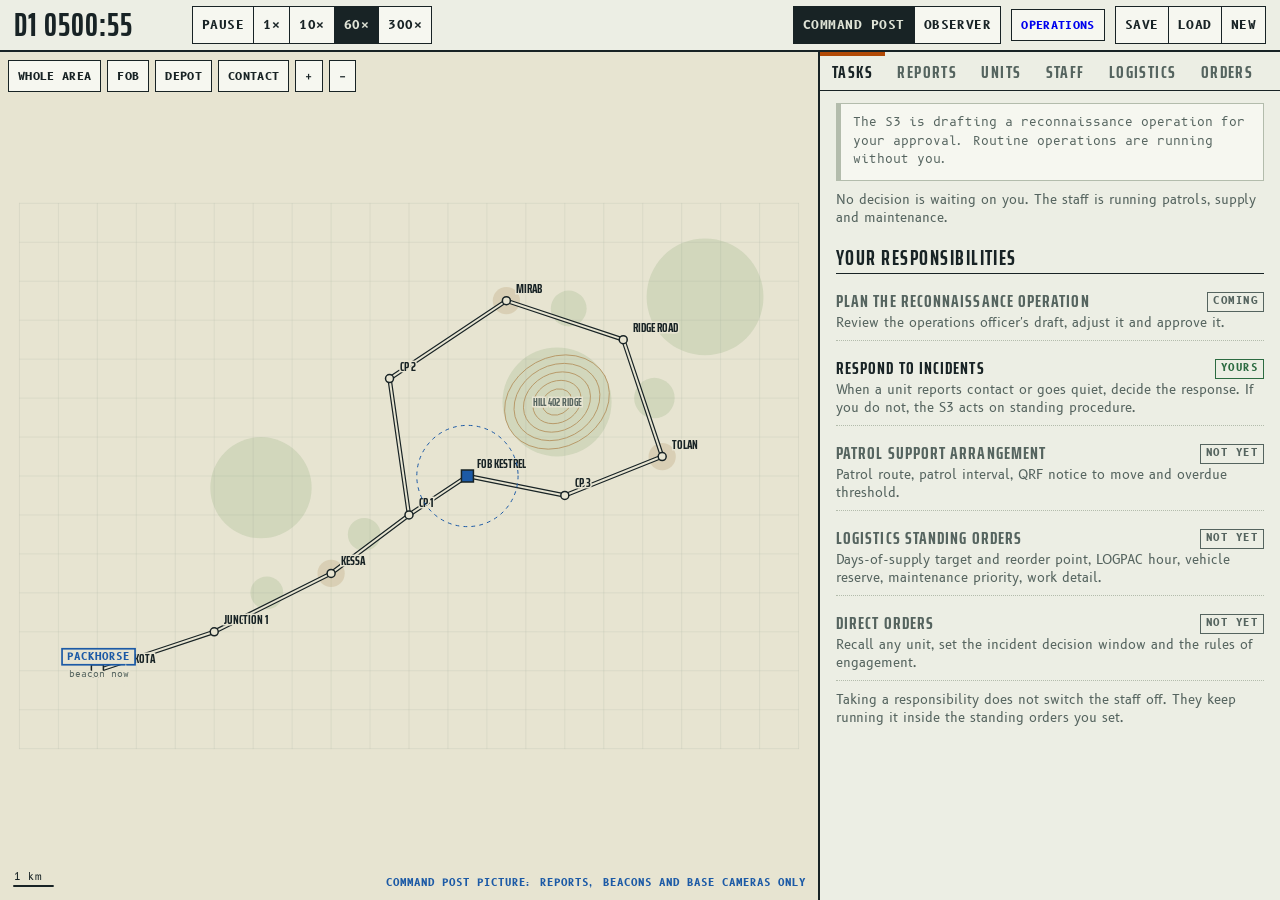
<file: index.html>
<!DOCTYPE html>
<html lang="en" data-phase="day">
<head>
<meta charset="utf-8">
<meta name="viewport" content="width=device-width, initial-scale=1">
<title>FOB Manager</title>
<link rel="preconnect" href="https://fonts.googleapis.com">
<link href="https://fonts.googleapis.com/css2?family=B612:wght@400;700&amp;family=B612+Mono:wght@400;700&amp;family=Saira+Extra+Condensed:wght@500;700&amp;display=swap" rel="stylesheet">
<!--CSS--><link rel="stylesheet" href="src/ui/style.css"><!--/CSS-->
</head>
<body data-mode="command">
<header id="top">
  <div id="clock">D1 0500:00</div>
  <div class="seg" id="speed" role="group" aria-label="Clock speed">
    <button data-a="speed:0" data-v="0" aria-pressed="false">Pause</button><button data-a="speed:1" data-v="1" aria-pressed="false" title="Real time">1×</button><button data-a="speed:10" data-v="10" aria-pressed="false">10×</button><button data-a="speed:60" data-v="60" aria-pressed="true" title="One minute per second">60×</button><button data-a="speed:300" data-v="300" aria-pressed="false" title="Five minutes per second">300×</button>
  </div>
  <span class="sp"></span>
  <div class="seg" id="mode" role="group" aria-label="View">
    <button data-a="mode:command" data-v="command" aria-pressed="true" title="What the command post knows">Command post</button><button data-a="mode:observer" data-v="observer" aria-pressed="false" title="Developer view of the true world">Observer</button>
  </div>
  <a class="btn sm" href="ops.html" style="text-decoration:none;display:inline-flex;align-items:center">Operations</a>
  <div class="seg" role="group" aria-label="Scenario"><button data-a="save">Save</button><button data-a="load">Load</button><button data-a="new">New</button></div>
</header>
<main id="main">
  <section id="mapPane" aria-label="Map">
    <canvas id="map" aria-label="Map of the area of operations"></canvas>
    <div id="mapBar"><button class="btn sm" data-a="jump:ao">Whole area</button><button class="btn sm" data-a="jump:fob">FOB</button><button class="btn sm" data-a="jump:depot">Depot</button><button class="btn sm" data-a="jump:fight">Contact</button><button class="btn sm" data-a="zoom:1.5" aria-label="Zoom in">+</button><button class="btn sm" data-a="zoom:0.667" aria-label="Zoom out">−</button></div>
    <div id="alert"></div>
  </section>
  <section id="side" aria-label="Panels"><nav id="tabs" aria-label="Panels"></nav><div id="panel"></div></section>
</main>
<!--JS-->
<script src="src/sim/core.js"></script><script src="src/sim/inventory.js"></script><script src="src/sim/world.js"></script><script src="src/sim/mechanics.js"></script><script src="src/sim/comms.js"></script><script src="src/sim/units.js"></script><script src="src/sim/enemy.js"></script><script src="src/sim/staff.js"></script><script src="src/sim/player.js"></script><script src="src/sim/ops.js"></script><script src="src/sim/cqb.js"></script><script src="src/sim/sim.js"></script>
<script src="src/ui/map.js"></script><script src="src/ui/app.js"></script>
<!--/JS-->
</body>
</html>
</file>
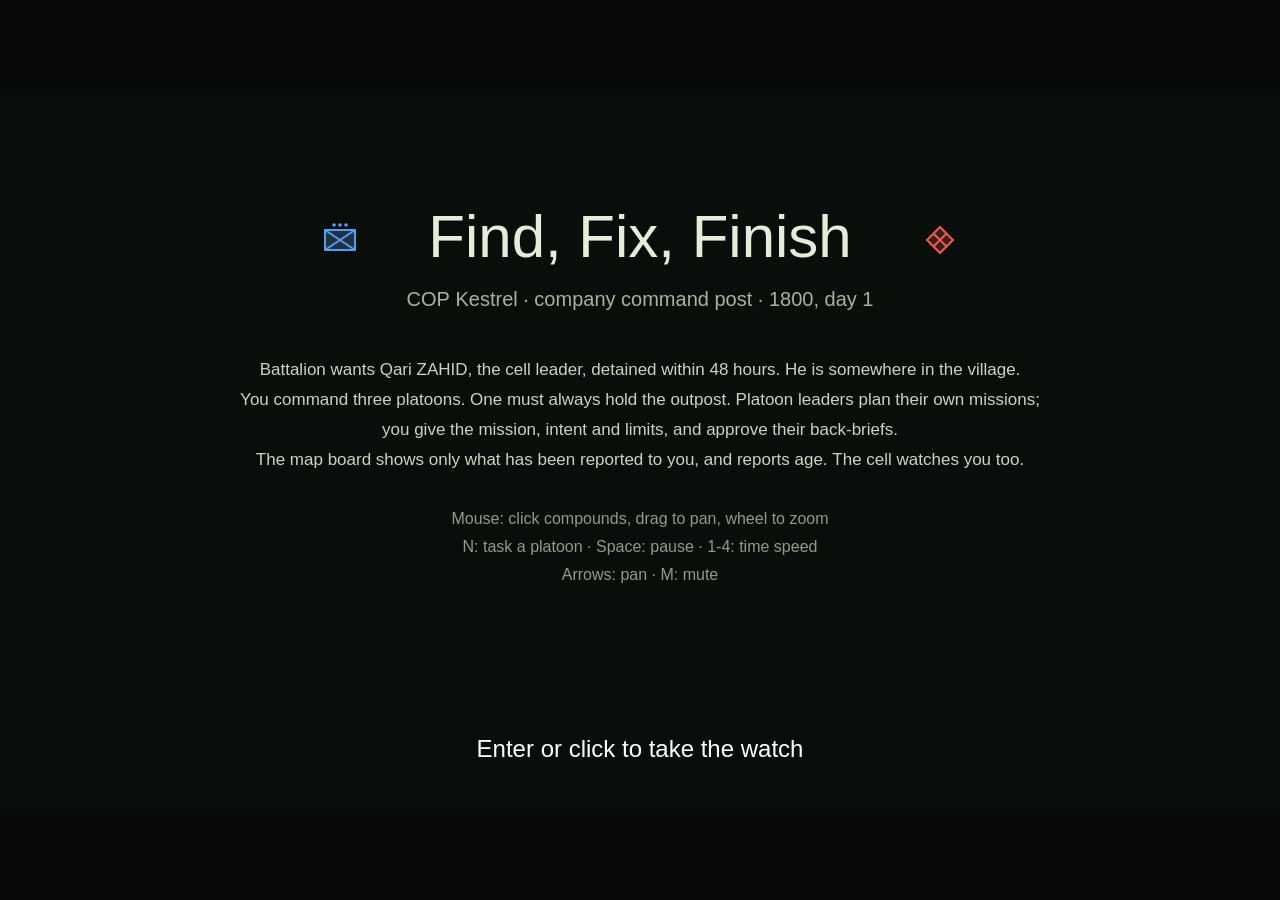
<file: prototypes/find-fix-finish/index.html>
<!doctype html>
<!-- PROTOTYPE - NOT FOR PRODUCTION -->
<!-- Question: Does working a contested village through partial reports, with platoon leaders planning their own missions, produce a steady flow of meaningful decisions for a 20-30 minute session? -->
<!-- Date: 2026-11-14 -->
<html lang="en">
<head>
<meta charset="utf-8">
<meta name="viewport" content="width=device-width, initial-scale=1">
<title>Find, Fix, Finish</title>
<style>
  html, body { margin: 0; height: 100%; background: #070a08; overflow: hidden; }
  body { font-variant-numeric: tabular-nums; font-family: 'Segoe UI', Roboto, Helvetica, Arial, sans-serif; color: #c9d4c2; }
  #stage { position: absolute; left: 0; top: 0; width: 1280px; height: 720px; transform-origin: 0 0; }
  canvas { display: block; position: absolute; left: 0; top: 0; width: 1280px; height: 720px; }
  #panel { position: absolute; left: 820px; top: 0; width: 460px; height: 720px; background: #0e1411; border-left: 2px solid #26302a; display: none; flex-direction: column; font-size: 14px; }
  #panel.on { display: flex; }
  .hdr { padding: 8px 10px; border-bottom: 1px solid #26302a; display: flex; align-items: center; gap: 8px; flex-wrap: wrap; }
  .dtg { font-family: 'Courier New', monospace; font-size: 20px; color: #e6ecd9; font-weight: bold; }
  .ddl { font-size: 13px; color: #a6b39c; }
  .spd button, .tabs button, .btn { background: #18211c; color: #c9d4c2; border: 1px solid #34413a; padding: 4px 8px; font-size: 13px; cursor: pointer; border-radius: 2px; }
  .spd button.on, .tabs button.on { background: #2c3a31; color: #fff; border-color: #6c7f70; }
  .btn:hover, .spd button:hover, .tabs button:hover { border-color: #8fa392; }
  #dec { max-height: 300px; overflow-y: auto; }
  .card { margin: 6px 8px; border: 2px solid #ff8c1a; background: #1a1610; padding: 8px; }
  .card h4 { margin: 0 0 4px 0; color: #ffb366; font-size: 14px; }
  .card p { margin: 2px 0; font-size: 13px; line-height: 1.35; color: #d8d2c4; }
  .card .row { margin-top: 6px; display: flex; gap: 6px; flex-wrap: wrap; }
  .tabs { display: flex; gap: 4px; padding: 6px 8px 0 8px; }
  #body { flex: 1; overflow-y: auto; padding: 6px 10px; }
  .log { font-family: 'Courier New', monospace; font-size: 13px; line-height: 1.35; border-bottom: 1px dotted #26302a; padding: 3px 0; color: #c9d4c2; }
  .log b { color: #e6ecd9; } .log.hot { color: #ffd2a8; } .log.bn { color: #b9c8e8; }
  .st { border: 1px solid #26302a; padding: 6px; margin-bottom: 6px; }
  .st h5 { margin: 0 0 3px 0; font-size: 14px; color: #e6ecd9; }
  .st p { margin: 1px 0; font-size: 13px; }
  .bar { height: 6px; background: #1c2520; margin: 3px 0; } .bar i { display: block; height: 6px; background: #6f8f6a; }
  .foot { padding: 8px; border-top: 1px solid #26302a; display: flex; gap: 6px; }
  .foot .btn { flex: 1; padding: 8px; font-size: 14px; }
  #form { position: absolute; left: 830px; top: 60px; width: 440px; max-height: 640px; overflow-y: auto; background: #121a16; border: 1px solid #6c7f70; padding: 10px; display: none; font-size: 14px; }
  #form.on { display: block; }
  #form h3 { margin: 0 0 6px 0; font-size: 16px; color: #e6ecd9; }
  #form .grp { margin: 8px 0; } #form .lbl { font-size: 12px; color: #a6b39c; margin-bottom: 3px; text-transform: uppercase; letter-spacing: 1px; }
  #form .opts { display: flex; gap: 4px; flex-wrap: wrap; }
  #form .opts button.on { background: #2c3a31; color: #fff; border-color: #c9d4c2; }
  #form .intent { font-size: 13px; color: #d8d2c4; background: #18211c; padding: 6px; }
  .muted { color: #7f8c7a; font-size: 12px; }
</style>
</head>
<body>
<div id="stage"><canvas id="game"></canvas><div id="panel"></div><div id="form"></div></div>
<script src="config.js"></script>
<script>
'use strict';
// The one-shot's starter: only what the checks read. Keep the fixed step, the clock hook,
// window.game and the play and figures scenes. Everything else is the game's own: replace
// what is marked "the game", and draw every figure in the brief's look, in 2D or with three.js.

// ---- Built to be checked ----------------------------------------------------------------
const params = new URLSearchParams(location.search);
const tune = new Proxy({}, { get: (_, k) => CONFIG[k].value }); // live: tune.speed is CONFIG.speed.value
const STEP = 1 / 60;            // simulation step in seconds; motion is per second, never per frame
const W = 1280, H = 720;        // logical size; a pixel look lowers it and sets PIXEL
const PIXEL = false;            // pixel looks: whole-number scale, no smoothing
const FONT = "'Segoe UI', Roboto, Helvetica, Arial, sans-serif";      // the brief's look picks the type
const TITLE = 'Find, Fix, Finish';
const CONTROLS = ['Mouse: click compounds, drag to pan, wheel to zoom', 'N: task a platoon · Space: pause · 1-4: time speed', 'Arrows: pan · M: mute']; // shown on the title screen
const clock = window.GAME_CLOCK || { now: () => performance.now() / 1000 }; // a check may inject one
const CHEAP = params.get('render') === 'cheap'; // a headless shot or check: 3D draws cheap; players never see it
let seed;
function rng() { // mulberry32; every gameplay random call reads this, never Math.random
  seed = (seed + 0x6D2B79F5) | 0;
  let t = Math.imul(seed ^ (seed >>> 15), seed | 1);
  t ^= t + Math.imul(t ^ (t >>> 7), t | 61);
  return ((t ^ (t >>> 14)) >>> 0) / 4294967296;
}
const events = []; // window.game.events: anything the game wants a run to see

// ---- Screen ---------------------------------------------------------------------------
const canvas = document.getElementById('game');
const ctx = canvas.getContext('2d');
const stage = document.getElementById('stage');
let VIEWK = 1;
function fit() { // fills the window at any size and pixel ratio; the DOM panels scale with the canvas
  const k = Math.min(innerWidth / W, innerHeight / H);
  const r = k * (devicePixelRatio || 1);
  VIEWK = k;
  canvas.width = Math.round(W * r); canvas.height = Math.round(H * r);
  stage.style.transform = `scale(${k})`;
  stage.style.left = Math.max(0, Math.floor((innerWidth - W * k) / 2)) + 'px';
  stage.style.top = Math.max(0, Math.floor((innerHeight - H * k) / 2)) + 'px';
  ctx.setTransform(r, 0, 0, r, 0, 0); ctx.imageSmoothingEnabled = true;
}
addEventListener('resize', fit); fit();
function clear(c) { ctx.fillStyle = c; ctx.fillRect(0, 0, W, H); }
function text(s, x, y, size, c, align = 'center', font = FONT) {
  ctx.fillStyle = c; ctx.font = `${size}px ${font}`; ctx.textAlign = align;
  ctx.textBaseline = 'middle'; ctx.fillText(s, x, y);
}

// ---- Input: keys by position (event.code), OS key repeat ignored ------------------------
const down = new Set(), hit = new Set();
const pressed = code => hit.has(code); // true for one step after the key goes down
addEventListener('keydown', e => {
  startAudio();
  if (e.target && (e.target.tagName === 'SELECT' || e.target.tagName === 'INPUT')) return;
  if (!e.repeat) { down.add(e.code); hit.add(e.code); }
  if (e.code === 'Space' || e.code.startsWith('Arrow')) e.preventDefault();
});
addEventListener('keyup', e => down.delete(e.code));
addEventListener('pointerdown', () => startAudio());
addEventListener('blur', () => down.clear());

// ---- Audio: started on first input, mute on M --------------------------------------------
let audio = null, muted = false;
function startAudio() {
  if (!audio) {
    const ac = window.GAME_AUDIO || new (window.AudioContext || window.webkitAudioContext)(); // a check may inject one
    const out = ac.createGain(); out.gain.value = muted ? 0 : tune.volume;
    out.connect(ac.destination); audio = { ac, out };
  }
  if (audio.ac.state === 'suspended') audio.ac.resume();
}
function setMuted(m) { muted = m; if (audio) audio.out.gain.value = m ? 0 : tune.volume; }
addEventListener('tune', () => setMuted(muted));
function tone(freq, dur, type = 'square', vol = 0.3) {
  if (!audio || muted) return;
  const t = audio.ac.currentTime, o = audio.ac.createOscillator(), g = audio.ac.createGain();
  o.type = type; o.frequency.value = freq;
  g.gain.setValueAtTime(vol, t); g.gain.exponentialRampToValueAtTime(0.001, t + dur);
  o.connect(g).connect(audio.out); o.start(t); o.stop(t + dur);
}
function radioBlip() { tone(1150, 0.05, 'square', 0.08); setTimeout(() => tone(900, 0.06, 'square', 0.06), 70); }
function alarm() { tone(660, 0.18, 'sawtooth', 0.12); setTimeout(() => tone(520, 0.25, 'sawtooth', 0.1), 200); }

// =========================================================================================
// THE WORLD (truth). The command post never reads this directly: it reads st.hq.
// =========================================================================================
const MAPW = 820;
const COP = { x: 520, y: 1560 };
const VCTR = { x: 2650, y: 1450 };
const MOSQUE = { x: 2610, y: 1390 };
const EXIT = { x: 4000, y: 1610 };
const ROADLINE = [{ x: 0, y: 1585 }, { x: 520, y: 1580 }, { x: 1200, y: 1545 }, { x: 1900, y: 1505 }, { x: 2400, y: 1485 }, { x: 2900, y: 1505 }, { x: 3400, y: 1560 }, { x: 4000, y: 1610 }];
const WADI = [{ x: 1600, y: 0 }, { x: 1700, y: 500 }, { x: 1850, y: 900 }, { x: 2030, y: 1230 }, { x: 2140, y: 1700 }, { x: 2050, y: 2200 }, { x: 1900, y: 3000 }];
const HILL = { x: 2750, y: 560, rx: 720, ry: 260, name: 'Hill 1240' };
const HILLPOST = { x: 2560, y: 820 };
const ROUTES = {
  ROAD: { name: 'the main road', pts: [{ x: 600, y: 1578 }, { x: 1200, y: 1545 }, { x: 1900, y: 1505 }, { x: 2260, y: 1490 }] },
  NORTH: { name: 'the northern track and the wadi', pts: [{ x: 560, y: 1480 }, { x: 720, y: 1080 }, { x: 1450, y: 760 }, { x: 1780, y: 760 }, { x: 1880, y: 950 }, { x: 2040, y: 1250 }, { x: 2280, y: 1330 }] },
  SOUTH: { name: 'the southern fields', pts: [{ x: 600, y: 1650 }, { x: 820, y: 1960 }, { x: 1550, y: 2120 }, { x: 2120, y: 1930 }, { x: 2330, y: 1690 }] },
};
const NAMES = ['Karim', 'Nadir', 'Wahid', 'Rahim', 'Jalal', 'Habib', 'Faizal', 'Sharif', 'Qasim', 'Latif', 'Bashir', 'Hamid', 'Zarif', 'Akbar', 'Daud', 'Naim', 'Samad', 'Wali', 'Yusuf', 'Rauf', 'Saber', 'Tahir', 'Zaman', 'Anwar', 'Farid', 'Ghafoor', 'Haroon', 'Ismail', 'Jamil', 'Khalil', 'Mansur', 'Nasrullah', 'Obaid', 'Rashid', 'Salim', 'Tariq', 'Usman', 'Waheed', 'Zubair', 'Aziz', 'Bilal', 'Dost', 'Fazal', 'Hakim', 'Idris', 'Javed', 'Kabir', 'Lal', 'Mirwais', 'Navid'];
const SURN = ['Reyes', 'Okafor', 'Brandt', 'Nguyen', 'Kowalski', 'Harris', 'Delgado', 'Price', 'Moreno', 'Fischer', 'Baker', 'Coleman', 'Diaz', 'Evans', 'Foster', 'Grant', 'Hughes', 'Ibarra', 'Jensen', 'Kim', 'Lopez', 'Mason', 'Novak', 'Ortiz', 'Patel', 'Quinn', 'Ruiz', 'Shaw', 'Torres', 'Underwood', 'Vance', 'Walsh', 'Young', 'Zimmer', 'Abbott', 'Bishop', 'Carter', 'Dunn', 'Ellis', 'Ford', 'Garcia', 'Hale', 'Irwin', 'Jordan', 'Keller', 'Lane', 'Murphy', 'Nash', 'Owens', 'Perry'];
const RANKS = ['PVT', 'PFC', 'PFC', 'SPC', 'SPC', 'SPC', 'SGT', 'SGT', 'SSG'];

const dist = (a, b) => Math.hypot(a.x - b.x, a.y - b.y);
const clamp = (v, a, b) => Math.max(a, Math.min(b, v));
const pick = arr => arr[Math.floor(rng() * arr.length)];
function segDist(p, a, b) { const dx = b.x - a.x, dy = b.y - a.y, l = dx * dx + dy * dy; let t = l ? ((p.x - a.x) * dx + (p.y - a.y) * dy) / l : 0; t = clamp(t, 0, 1); return Math.hypot(a.x + dx * t - p.x, a.y + dy * t - p.y); }
function lineDist(p, pts) { let d = 1e9; for (let i = 1; i < pts.length; i++) d = Math.min(d, segDist(p, pts[i - 1], pts[i])); return d; }
function lerpTo(p, q, d) { const L = dist(p, q); if (L <= d) return { x: q.x, y: q.y, arrived: true }; return { x: p.x + (q.x - p.x) * d / L, y: p.y + (q.y - p.y) * d / L, arrived: false }; }

// Time: st.t is game minutes since 1800 on day 1.
const mod = t => (1080 + t) % 1440;
const dayOf = t => 1 + Math.floor((1080 + t) / 1440);
const hhmm = t => { const m = mod(Math.floor(t)); return String(Math.floor(m / 60)).padStart(2, '0') + String(m % 60).padStart(2, '0'); };
const dtg = t => `D${dayOf(Math.floor(t))} ${hhmm(t)}`;
const isNight = t => { const m = mod(t); return m < 330 || m >= 1140; };
function nextAt(t, m) { let d = (m - mod(t) + 1440) % 1440; return t + d; }

let state; let st; // the whole run: truth, each side's knowledge, the decisions

function makeWorld() {
  const w = { families: [], people: {}, pid: 0 };
  // Compounds around the village centre, a few outlying.
  const pos = [];
  let tries = 0;
  while (pos.length < tune.families && tries++ < 4000) {
    const out = pos.length >= tune.families - 3;
    const r = out ? 480 + rng() * 260 : 60 + rng() * 380, a = rng() * Math.PI * 2;
    const p = { x: Math.round(VCTR.x + Math.cos(a) * r * 1.25), y: Math.round(VCTR.y + Math.sin(a) * r * 0.9) };
    if (Math.abs(p.y - 1490) < 30 && p.x > 2200 && p.x < 3200) continue; // keep off the road
    if (dist(p, MOSQUE) < 70) continue;
    if (pos.some(q => dist(p, q) < 95)) continue;
    pos.push(p);
  }
  pos.sort((a, b) => a.x - b.x || a.y - b.y);
  const used = new Set();
  const nm = () => { let n; do n = pick(NAMES); while (used.has(n) && used.size < NAMES.length - 2); used.add(n); return n; };
  pos.forEach((p, i) => {
    const head = nm();
    const f = { cid: i + 1, name: `${head}'s family`, head, pos: p, leaning: 0, fear: 0.12 + rng() * 0.12, causes: [], knows: [], members: [], held: 0 };
    const add = (name, role, fam) => { const id = 'p' + (++w.pid); w.people[id] = { id, name, role, fam: f.cid, status: 'home', history: [] }; f.members.push(id); return id; };
    add('Haji ' + head, 'elder');
    const sons = Math.floor(rng() * 4);
    for (let k = 0; k < sons; k++) add(nm() + ' son of ' + head, 'mam');
    f.dependents = 2 + Math.floor(rng() * 6);
    w.families.push(f);
  });
  const fam = cid => w.families[cid - 1];
  // Leanings: a spread, three families close to the cell, two close to us.
  const g = () => { let u = 0; for (let k = 0; k < 6; k++) u += rng(); return (u - 3) / 1.0; };
  w.families.forEach(f => { f.leaning = clamp(tune.leaningMean + g() * tune.leaningSpread * 0.7, -0.35, 0.35); });
  const far = [...w.families].sort((a, b) => dist(b.pos, COP) - dist(a.pos, COP));
  const cellFams = [far[0], far[2], far[4]];
  cellFams.forEach(f => { f.leaning = -0.45 - rng() * 0.15; });
  const near = [...w.families].filter(f => !cellFams.includes(f)).sort((a, b) => dist(a.pos, COP) - dist(b.pos, COP));
  [near[1], near[4]].forEach(f => { f.leaning = 0.35 + rng() * 0.15; });
  w.families.forEach(f => f.causes.push({ t: -1, d: 0, why: 'standing before the deployment' }));
  // The elder (the malik): the family nearest the mosque.
  const elder = [...w.families].sort((a, b) => dist(a.pos, MOSQUE) - dist(b.pos, MOSQUE))[0];
  elder.isElder = true; elder.leaning = 0.05;
  if (cellFams.includes(elder)) { elder.leaning = -0.1; }
  // The cell: fighters from families that lean its way, the leader an outsider.
  const cell = { money: 3, explosives: tune.explosives, cacheCid: cellFams[1].cid, seized: false, threat: 0, fighters: [], safe: cellFams.map(f => f.cid),
    kb: { pending: [], sight: [], routeUse: { ROAD: [], NORTH: [], SOUTH: [] }, suspects: {}, raided: {} }, spotters: [], tax: null, ied: null, lastBed: null, harassed: {} };
  const cands = [];
  [...w.families].sort((a, b) => a.leaning - b.leaning).forEach(f => f.members.forEach(id => { if (w.people[id].role === 'mam') cands.push(id); }));
  for (const id of cands.slice(0, tune.fighters)) { w.people[id].role = 'fighter'; w.people[id].history.push({ t: -1, what: 'joined the cell before the deployment' }); cell.fighters.push(id); }
  w.cell = cell;
  const lid = 'p' + (++w.pid);
  w.people[lid] = { id: lid, name: 'Qari Zahid', role: 'leader', fam: null, status: 'free', history: [{ t: -1, what: 'came to the valley to lead the cell' }] };
  w.leader = { id: lid, cid: cell.safe[0], state: 'in', pos: { ...fam(cell.safe[0]).pos }, dest: null, destCid: null, movedAt: -999, mosque: 0, escort: cell.fighters.slice(0, 2) };
  // What families already know: the cache, which sons joined.
  w.families.forEach(f => {
    if (dist(f.pos, fam(cell.cacheCid).pos) < tune.neighbourSight && f.cid !== cell.cacheCid && rng() < 0.5) f.knows.push({ kind: 'cache', cid: cell.cacheCid, t: -60 * (5 + rng() * 40), real: true });
    cell.fighters.forEach(id => { const h = fam(w.people[id].fam); if (h !== f && dist(f.pos, h.pos) < tune.neighbourSight && rng() < 0.5) f.knows.push({ kind: 'fighter', cid: h.cid, who: id, t: -60 * (24 + rng() * 100), real: true }); });
    if (dist(f.pos, w.leader.pos) < tune.neighbourSight && rng() < 0.6 && f.cid !== w.leader.cid) f.knows.push({ kind: 'leader', cid: w.leader.cid, t: -60 * (2 + rng() * 20), real: true });
  });
  w.fam = fam;
  return w;
}

function makeCompany() {
  const pls = [
    { id: '1', name: '1st Platoon', pl: 'LT Brandt', trait: 'steady', fatigue: 30, job: 'security' },
    { id: '2', name: '2nd Platoon', pl: 'LT Reyes', trait: 'cautious', fatigue: 18, job: 'cop' },
    { id: '3', name: '3rd Platoon', pl: 'LT Okafor', trait: 'bold', fatigue: 48, job: 'cop' },
  ];
  let k = 0;
  pls.forEach(p => {
    p.soldiers = [];
    for (let i = 0; i < 28; i++) p.soldiers.push({ name: `${pick(RANKS)} ${SURN[(k++ * 7 + 3) % SURN.length]}`, state: 'ok', history: [] });
    p.pos = { ...COP }; p.mission = null; p.lastPos = -999; p.detainees = []; p.notes = []; p.swapAt = null;
  });
  return pls;
}

function reset() {
  seed = Number(params.get('seed')) || CONFIG.seed;
  const world = makeWorld();
  st = { t: 0, acc: 0, speed: 0, score: 0, gained: '', over: null, w: world, pls: makeCompany(), missions: [], mid: 0,
    radio: [], detainees: [], well: null, ccir: { contact: true, casualty: true, target: true, tip: true, backbrief: true, debrief: true, hostile: true, detainee: true },
    hq: { log: [], marks: [], leads: [], notes: {}, pl: {}, dec: [], did: 0, flash: null, stats: { cas: 0, kia: 0, civcas: 0, detained: 0, released: 0, caches: 0 } },
    sel: null, cam: { x: 1950, y: 1460, s: 0.27 }, tab: 'log', form: null, truth: params.get('dev') === '1', battalion: [] };
  state = st;
  gossip(); gossip();
  st.pls.forEach(p => { st.hq.pl[p.id] = { pos: { ...COP }, t: 0 }; });
  hqLog('BN', 'FRAGO 14: Capture Qari ZAHID, cell leader: about 40, beard, walks with a limp in the left leg. Believed to bed down in the village east of COP Kestrel. NLT ' + dtg(tune.deadlineHours * 60) + '. Detain only on positive identification or a hostile act.', 'bn');
  hqLog('XO', 'Sir, 1st Platoon has the outpost. 2nd is rested; 3rd is just back from convoy escort and tired. Suggest a presence patrol into the village and a meeting with the malik (the village elder) to start building the picture.', '');
  events.length = 0;
  rebuildPanel();
}

// =========================================================================================
// THE COMMAND POST'S KNOWLEDGE (st.hq) and the radio
// =========================================================================================
function hqLog(from, txt, cls = '', ccir = null) {
  st.hq.log.unshift({ t: st.t, from, txt, cls });
  if (ccir && st.ccir[ccir]) interrupt(`${from}: ${txt}`);
  panelDirty = true;
}
function interrupt(msg) {
  if (st.speed > 1) st.speed = 1;
  st.hq.flash = { msg, t: st.t };
  alarm();
  events.push({ kind: 'interrupt', msg });
}
function commsOk(p) { // the low wadi north of the road is dead ground to the outpost's radio
  if (lineDist(p, WADI.slice(0, 4)) < 90 && p.y < 1180) return false;
  return true;
}
function radio(pl, txt, opt = {}) { // a message from a platoon: delivered after a delay, held while out of comms
  st.radio.push({ pl: pl.id, from: pl.name.replace(' Platoon', ' PLT'), txt, at: st.t + tune.radioDelay, cls: opt.cls || '', ccir: opt.ccir || null, apply: opt.apply || null, mark: opt.mark || null });
}
function radioTick() {
  for (let i = 0; i < st.radio.length; i++) {
    const m = st.radio[i], pl = st.pls.find(p => p.id === m.pl);
    if (st.t < m.at) continue;
    if (pl && pl.mission && !commsOk(pl.pos)) continue; // held until the platoon has a link
    st.radio.splice(i--, 1);
    if (m.silent) { if (m.apply) m.apply(); continue; }
    radioBlip();
    if (m.mark) st.hq.marks.push({ ...m.mark, t: m.mark.t ?? st.t });
    if (m.apply) m.apply();
    hqLog(m.from, m.txt, m.cls, m.ccir);
  }
}
function decision(title, body, options) {
  const d = { id: ++st.hq.did, title, body, options, t: st.t };
  st.hq.dec.push(d); panelDirty = true; return d;
}
function closeDecision(d) { st.hq.dec = st.hq.dec.filter(x => x !== d); panelDirty = true; }

// =========================================================================================
// THE POPULATION
// =========================================================================================
function lean(f, d, why) {
  if (!d) return;
  f.leaning = clamp(f.leaning + d, -1, 1);
  f.causes.push({ t: st.t, d, why });
}
function familyAt(p, r) { return st.w.families.filter(f => dist(f.pos, p) < r); }
function hasPerson(f, kind, cid) { return f.knows.some(k => k.kind === kind && k.cid === cid && st.t - k.t < 120); }
function share(f) { // what a family is willing to tell a patrol, true or not
  const w = st.w;
  const willing = f.leaning - f.fear * 0.4 + 0.05;
  if (f.leaning < -0.35 && rng() < tune.deceiveChance * 0.4) { // a family loyal to the cell sends you to the wrong door
    const fake = pick(w.families.filter(x => x.leaning > 0 && x.cid !== f.cid));
    if (fake) return { kind: 'leader', cid: fake.cid, t: st.t - 60 * (2 + Math.floor(rng() * 8)), real: false };
  }
  if (willing < 0.08) return null;
  if (rng() > tune.tipChance * (willing + 0.25)) return null;
  const items = f.knows.filter(k => k.real !== null).sort((a, b) => (b.kind === 'leader') - (a.kind === 'leader') || b.t - a.t);
  return items[0] || null;
}
function gossip() { // 0900: news travels between neighbours who trust each other
  const fs = st.w.families;
  fs.forEach(f => fs.forEach(n => {
    if (n === f || dist(n.pos, f.pos) > 420 || Math.sign(n.leaning) !== Math.sign(f.leaning) && Math.abs(n.leaning - f.leaning) > 0.4) return;
    const k = n.knows.filter(k => k.kind !== 'letter' && st.t - k.t < 1440)[Math.floor(rng() * n.knows.length)];
    if (k && rng() < 0.35 && !f.knows.some(x => x.kind === k.kind && x.cid === k.cid && x.t >= k.t)) f.knows.push({ ...k });
  }));
}
function tipText(f, k) {
  const ago = Math.max(0, Math.round((st.t - k.t) / 60));
  const when = ago < 2 ? 'last night' : `about ${ago} hours ago`;
  if (k.kind === 'leader') return `${f.head} says men from outside, one with a limp, stayed at compound ${k.cid} ${when}.`;
  if (k.kind === 'cache') return `${f.head} says the cell keeps weapons at compound ${k.cid}.`;
  if (k.kind === 'fighter') return `${f.head} says a son of compound ${k.cid} carries a rifle for the cell.`;
  if (k.kind === 'left') return `${f.head} says the man with the limp left the valley ${when}.`;
  return `${f.head} shared rumours.`;
}

// =========================================================================================
// THE CELL: acts only on what its spotters and friends have told it
// =========================================================================================
function leaderPos() { return st.w.leader.pos; }
function cellSense() {
  const w = st.w, c = w.cell, night = isNight(st.t);
  for (const pl of st.pls) {
    if (!pl.mission || !['out', 'obj', 'back'].includes(pl.mission.stage)) continue;
    let seen = false;
    for (const s of c.spotters) if (dist(s.pos, pl.pos) < (night ? tune.spotRangeNight : tune.spotRangeDay) && rng() < 0.5) seen = true;
    if (!seen) for (const f of w.families) {
      if (f.leaning > -0.3) continue;
      const r = night ? 130 : 280;
      if (dist(f.pos, pl.pos) < r && rng() < (night ? 0.06 : 0.1)) { seen = true; break; }
    }
    if (seen) {
      const stop = pl.mission.at;
      c.kb.pending.push({ at: st.t + tune.warnDelay, t: st.t, pos: { ...pl.pos }, pl: pl.id, stopCid: stop ? stop.cid : null, kind: pl.mission.type });
    }
  }
}
function cellLearn() {
  const w = st.w, c = w.cell, L = w.leader;
  for (let i = 0; i < c.kb.pending.length; i++) {
    const s = c.kb.pending[i]; if (st.t < s.at) continue;
    c.kb.pending.splice(i--, 1); c.kb.sight.push(s);
    if (!isNight(s.t) && dist(s.pos, VCTR) > 450) for (const r in ROUTES) if (lineDist(s.pos, ROUTES[r].pts) < 140) { const u = c.kb.routeUse[r]; if (!u.length || s.t - u[u.length - 1] > 90) u.push(s.t); }
    if (s.stopCid) { const f = w.fam(s.stopCid); if (f.leaning > -0.1 && !f.isElder) c.kb.suspects[s.stopCid] = s.t; if (f.isElder && f.leaning < 0.1) c.kb.suspects[s.stopCid] = s.t; }
    // The leader moves when soldiers are reported close, unless he moved in the last half hour.
    if (L.state === 'in' && dist(s.pos, L.pos) < tune.fleeRange && st.t - L.movedAt > 30) {
      const opts = c.safe.filter(cid => cid !== L.cid && !c.kb.raided[cid]);
      if (opts.length) {
        const to = opts.sort((a, b) => dist(w.fam(b).pos, s.pos) - dist(w.fam(a).pos, s.pos))[0];
        moveLeader(to, `soldiers reported ${Math.round(dist(s.pos, L.pos))} m away`);
      }
    }
  }
}
function moveLeader(cid, why) {
  const L = st.w.leader;
  L.state = 'moving'; L.destCid = cid; L.dest = { ...st.w.fam(cid).pos }; L.cid = null; L.movedAt = st.t;
  st.w.people[L.id].history.push({ t: st.t, what: `moved to compound ${cid}: ${why}` });
  events.push({ kind: 'leader-move', cid, why });
}
function cellHourly() {
  const w = st.w, c = w.cell, L = w.leader, m = mod(st.t), day = dayOf(st.t);
  if (L.state === 'gone' || L.state === 'captured') { c.spotters = []; return; }
  const fighters = c.fighters.filter(id => w.people[id].status === 'home');
  if (m === 1200) { // 2000: choose where to sleep, away from recent patrols and raided houses
    const recent = c.kb.sight.filter(s => st.t - s.t < 1440);
    const opts = c.safe.filter(cid => !c.kb.raided[cid]).map(cid => ({ cid, score: recent.filter(s => dist(s.pos, w.fam(cid).pos) < 450).length * 2 + (cid === c.lastBed ? 1.5 : 0) + rng() }));
    opts.sort((a, b) => a.score - b.score);
    const to = opts[0] ? opts[0].cid : null;
    if (to && to !== L.cid && L.state === 'in') moveLeader(to, 'bedding down for the night');
    c.lastBed = to || L.cid;
  }
  if (m === 1260 && c.threat > tune.threatEscape && L.state === 'in') { // 2100: pressure too high, he leaves the valley
    L.state = 'leaving'; L.dest = { ...EXIT }; L.cid = null; L.movedAt = st.t;
    w.people[L.id].history.push({ t: st.t, what: 'left the valley: the pressure was too high' });
    events.push({ kind: 'leader-leaving' });
  }
  if (m === 1320) { // 2200: night letters to families seen talking to soldiers
    for (const cid in c.kb.suspects) {
      const f = w.fam(+cid);
      if (st.t - c.kb.suspects[cid] > 1440) continue;
      const guarded = st.pls.some(p => p.mission && dist(p.pos, f.pos) < 300);
      if (guarded || rng() > 0.6) continue;
      f.fear = clamp(f.fear + tune.intimidFear, 0, 1); lean(f, 0.03, 'resentment at a night letter from the cell');
      f.causes.push({ t: st.t, d: 0, why: 'a night letter from the cell: fear rises' });
      delete c.kb.suspects[cid];
      events.push({ kind: 'intimidation', cid: f.cid });
      f.knows.push({ kind: 'letter', cid: f.cid, t: st.t, real: true });
    }
  }
  if (m === 0 && !c.ied && c.explosives > 0 && fighters.length >= 2) { // midnight: lay a device where patrols repeat themselves
    for (const r in ROUTES) {
      const uses = c.kb.routeUse[r].filter(t => st.t - t < 1440).length;
      if (uses >= tune.patternPasses) {
        const pts = ROUTES[r].pts, i = Math.max(1, pts.length - 2);
        const p = { x: Math.round((pts[i - 1].x + pts[i].x) / 2), y: Math.round((pts[i - 1].y + pts[i].y) / 2) };
        c.ied = { route: r, pos: p, laid: st.t, seen: false }; c.explosives--;
        events.push({ kind: 'ied-laid', route: r });
        break;
      }
    }
  }
  if (m === 420) { // 0700: post spotters on the roofs of friendly houses and on the hill
    c.spotters = [];
    const roofs = w.families.filter(f => f.leaning < -0.25).sort((a, b) => dist(a.pos, COP) - dist(b.pos, COP)).slice(0, 2);
    roofs.forEach(f => c.spotters.push({ pos: { ...f.pos }, cid: f.cid }));
    if (fighters.length >= 3) c.spotters.push({ pos: { ...HILLPOST }, cid: null });
    if (day >= 2 && fighters.length >= 3 && !c.kb.sight.some(s => st.t - s.t < 120 && s.pos.x > 2600)) {
      c.tax = { pos: { x: 3150, y: 1528 }, men: fighters.slice(-3), until: st.t + 150 };
      c.tax.men.forEach(id => { w.people[id].status = 'tax'; });
    }
  }
  if (m === 1080) c.spotters = [];
  if (m === 540) gossip();
  if (m === 720) { // noon: recruit, forget a little pressure
    c.threat = Math.max(0, c.threat - tune.threatDecay);
    if (c.money >= 1 && rng() < tune.recruitChance) {
      const f = w.families.filter(f => f.leaning < -0.25).sort(() => rng() - 0.5)[0];
      const id = f && f.members.find(id => w.people[id].role === 'mam' && w.people[id].status === 'home');
      if (id) { w.people[id].role = 'fighter'; w.people[id].history.push({ t: st.t, what: 'recruited by the cell for pay' }); c.fighters.push(id); c.money--; events.push({ kind: 'recruit', cid: f.cid });
        w.families.forEach(n => { if (n !== f && dist(n.pos, f.pos) < tune.neighbourSight && rng() < 0.4) n.knows.push({ kind: 'fighter', cid: f.cid, who: id, t: st.t, real: true }); }); }
    }
    if (L.state === 'in' && !c.kb.sight.some(s => st.t - s.t < 120 && dist(s.pos, MOSQUE) < 800)) { L.mosque = st.t; L.home = L.cid; L.state = 'moving'; L.destCid = -1; L.dest = { ...MOSQUE }; L.cid = null; L.movedAt = st.t; }
  }
}
function leaderTick() {
  const w = st.w, L = w.leader;
  if (L.state === 'moving' || L.state === 'leaving') {
    const n = lerpTo(L.pos, L.dest, 55); L.pos = { x: n.x, y: n.y };
    if (n.arrived) {
      if (L.state === 'leaving') { L.state = 'gone'; w.families.forEach(f => { if (dist(f.pos, EXIT) < 900 || rng() < 0.25) f.knows.push({ kind: 'left', cid: 0, t: st.t, real: true }); }); events.push({ kind: 'leader-gone' }); return; }
      if (L.destCid === -1) { L.state = 'mosque'; L.until = st.t + 35; return; }
      L.state = 'in'; L.cid = L.destCid;
      w.families.forEach(f => { if (f.cid !== L.cid && dist(f.pos, L.pos) < tune.neighbourSight && rng() < 0.55) f.knows.push({ kind: 'leader', cid: L.cid, t: st.t, real: true }); });
    }
  } else if (L.state === 'mosque' && st.t >= L.until) {
    L.state = 'moving'; L.destCid = L.home || w.cell.safe[0]; L.dest = { ...w.fam(L.destCid).pos };
  }
  const c = w.cell;
  if (c.tax && st.t >= c.tax.until) {
    c.tax.men.forEach(id => { if (w.people[id].status === 'tax') w.people[id].status = 'home'; });
    c.money += 2;
    w.families.forEach(f => { if (lineDist(f.pos, ROADLINE) < 350) lean(f, tune.taxResent, 'taxed by the cell on the road'); });
    c.tax = null;
  }
}

// =========================================================================================
// YOUR COMPANY: missions, back-briefs, the platoons' own decisions
// =========================================================================================
const TYPES = {
  patrol: { label: 'Presence patrol', intent: c => `Be seen in the village around compound ${c}, reassure families, and learn who supports the cell.`, needsTarget: true },
  kle: { label: 'Meeting with the malik', intent: () => 'Meet the village elder, show respect, and learn what he will share about the cell.', needsTarget: false },
  search: { label: 'Compound search', intent: c => `Search compound ${c} for weapons and persons of interest, with the least harm to the family.`, needsTarget: true },
  raid: { label: 'Raid (night)', intent: c => `Isolate compound ${c} and detain Qari ZAHID if he is there. Speed and surprise over thoroughness.`, needsTarget: true },
};
function newMission(o) {
  const pl = st.pls.find(p => p.id === o.pl);
  const m = { id: ++st.mid, type: o.type, pl: pl.id, cid: TYPES[o.type].needsTarget ? o.cid : null, roe: o.roe, timing: o.timing, nlt: st.t + o.nltH * 60, entry: o.entry, stage: 'planning', planAt: st.t + tune.planMinutes + (pl.fatigue > tune.tiredAt ? 15 : 0), path: [], i: 0, at: null, found: [], tips: [], visits: [], seen: {} };
  pl.mission = m; pl.job = 'mission'; st.missions.push(m);
  hqLog('CO', `Tasked ${pl.name}: ${TYPES[o.type].label}${m.cid ? ' at compound ' + m.cid : ''}. ROE ${o.roe}. ${o.timing === 'asap' ? 'Move when ready' : o.timing === 'dark' ? 'Move after dark' : 'Move at first light'}, back NLT ${dtg(m.nlt)}.`);
  panelDirty = true;
}
function routeScore(r, m, pl, avoid) {
  let s = { ROAD: 0, NORTH: 3, SOUTH: 2 }[r];
  const uses = st.missions.filter(x => x !== m && x.routes && x.routes.includes(r) && st.t - x.left < 1440).length;
  s += uses * 3;
  if (st.hq.marks.some(k => k.kind === 'ied' && lineDist(k.pos, ROUTES[r].pts) < 150)) s += 20;
  if (m.type === 'raid' && r === 'NORTH') s -= 3;
  if (m.type === 'patrol' && r === 'ROAD') s -= 1;
  if (pl.trait === 'cautious' && r === 'ROAD') s += 2;
  if (pl.trait === 'bold') s -= r === 'ROAD' ? 1 : 0;
  if (avoid === r) s += 50;
  return { r, s, uses };
}
function plan(m, avoid) {
  const pl = st.pls.find(p => p.id === m.pl), w = st.w;
  const sc = ['ROAD', 'NORTH', 'SOUTH'].map(r => routeScore(r, m, pl, avoid)).sort((a, b) => a.s - b.s);
  const out = sc[0].r, back = sc[1].r;
  let dep = st.t + 15;
  if (m.timing === 'dark') dep = isNight(st.t) ? st.t + 15 : nextAt(st.t, 1170);
  if (m.timing === 'light') dep = isNight(st.t) ? nextAt(st.t, 330) : st.t + 15;
  if (m.type === 'raid' && !isNight(dep)) dep = nextAt(dep, 1260);
  const path = [{ ...COP }];
  ROUTES[out].pts.forEach(p => path.push({ ...p }));
  const tgt = m.cid ? w.fam(m.cid) : null;
  if (m.type === 'patrol') {
    const sector = familyAt(tgt.pos, 260).sort((a, b) => dist(a.pos, ROUTES[out].pts.at(-1)) - dist(b.pos, ROUTES[out].pts.at(-1))).slice(0, 5);
    sector.forEach(f => path.push({ x: f.pos.x + 30, y: f.pos.y + 25, act: 'visit', cid: f.cid, dur: 10 }));
  } else if (m.type === 'kle') {
    const e = w.families.find(f => f.isElder); m.cid = e.cid;
    path.push({ x: e.pos.x + 25, y: e.pos.y + 20, act: 'kle', cid: e.cid, dur: 50 });
  } else {
    path.push({ x: tgt.pos.x + 20, y: tgt.pos.y + 20, act: m.type, cid: m.cid, dur: m.type === 'raid' ? 35 : (m.entry === 'forced' ? 45 : 70) });
  }
  [...ROUTES[back].pts].reverse().forEach(p => path.push({ ...p }));
  path.push({ ...COP });
  let L = 0; for (let i = 1; i < path.length; i++) L += dist(path[i - 1], path[i]);
  const dwell = path.reduce((a, p) => a + (p.dur || 0), 0);
  const durMin = Math.round(L / tune.footSpeed + dwell);
  m.path = path; m.routes = [out, back]; m.dep = dep; m.dur = durMin; m.outR = out; m.backR = back;
  const notes = [];
  if (sc[0].uses === 0 && sc.find(x => x.r === 'ROAD').uses > 0 && out !== 'ROAD') notes.push('We used the road recently; I am not setting a pattern.');
  if (st.hq.marks.some(k => k.kind === 'ied')) notes.push('Avoiding the reported device.');
  if (m.type === 'raid' && out === 'NORTH') notes.push('The wadi covers our approach, but we lose comms with you in the low ground north of the road.');
  if (out === 'NORTH' || back === 'NORTH') notes.push('Expect no position reports while we are in the wadi.');
  const late = dep + durMin > m.nlt;
  if (late) notes.push(`This takes about ${Math.round(durMin / 60 * 10) / 10} h; we would be back after the NLT. Recommend a later NLT or a smaller sector.`);
  if (pl.fatigue > tune.tiredAt) notes.push(`The platoon is tired (fatigue ${Math.round(pl.fatigue)}). Mistakes and rough handling are more likely. Request we rest first.`);
  const onContact = m.roe === 'restrictive' ? 'On contact: return fire only on positively identified shooters, break contact, report.' : 'On contact: return fire, fix and report; I will not pursue into compounds.';
  const what = { patrol: `Walk the sector around compound ${m.cid}: ${path.filter(p => p.act === 'visit').map(p => p.cid).join(', ')}, about 10 minutes at each door.`, kle: `Escort you to the malik's compound ${m.cid}; one squad inside, two outside.`, search: `Cordon compound ${m.cid} with two squads, search with one, ${m.entry === 'forced' ? 'forced entry' : 'knock and ask the head of the family to open'}.`, raid: `Isolate compound ${m.cid} at night, two squads on the cordon first, assault squad in on my call.` }[m.type];
  m.brief = [
    `<b>Concept:</b> depart ${dtg(dep)} via ${ROUTES[out].name}. ${what} Return via ${ROUTES[back].name}, back about ${dtg(dep + durMin)}.`,
    `<b>${onContact}</b>`,
    notes.length ? `<b>Risks and requests:</b> ${notes.join(' ')}` : '<b>Risks:</b> none beyond the usual.',
  ];
  m.stage = 'backbrief';
}
function backbrief(m) {
  const pl = st.pls.find(p => p.id === m.pl);
  const d = decision(`${pl.name} back-brief (${pl.pl})`, [`<b>Mission:</b> ${TYPES[m.type].label}${m.cid ? ' at compound ' + m.cid : ''}. <b>Intent:</b> ${TYPES[m.type].intent(m.cid)}`, ...m.brief], [
    { label: 'Approve', fn: () => { m.stage = 'approved'; m.left = m.dep; hqLog('CO', `Approved ${pl.name}'s plan. SP ${dtg(m.dep)}.`); } },
    { label: 'Use another route', fn: () => { plan(m, m.outR); backbrief(m); } },
    { label: 'Leave after dark', fn: () => { m.timing = 'dark'; plan(m); backbrief(m); } },
    { label: 'Extend NLT 4 h', fn: () => { m.nlt += 240; plan(m); backbrief(m); } },
    { label: 'Cancel', fn: () => { pl.mission = null; pl.job = 'cop'; m.stage = 'cancelled'; hqLog('CO', `Cancelled ${pl.name}'s task.`); } },
  ]);
  m.dec = d;
  hqLog(pl.name.replace(' Platoon', ' PLT'), `Ready to back-brief: ${TYPES[m.type].label}.`, '', 'backbrief');
}
function plTick(pl) {
  const m = pl.mission, w = st.w;
  // Fatigue and the security rotation
  const per = pl.job === 'mission' && m && ['out', 'obj', 'back'].includes(m.stage) ? tune.fatigueOut : pl.job === 'security' ? tune.fatigueGuard : -tune.fatigueRest;
  pl.fatigue = clamp(pl.fatigue + per / 60, 0, 100);
  if (pl.swapAt && st.t >= pl.swapAt) { st.pls.forEach(p => { if (p.job === 'security') p.job = 'cop'; }); pl.job = 'security'; pl.swapAt = null; hqLog('1SG', `${pl.name} has taken over outpost security.`); }
  if (!m) return;
  if (m.stage === 'planning' && st.t >= m.planAt) { plan(m); backbrief(m); return; }
  if (m.stage === 'approved' && st.t >= m.dep) { m.stage = 'out'; m.left = st.t; pl.lastPos = st.t; radio(pl, `SP from COP Kestrel via ${ROUTES[m.outR].name}.`); }
  if (!['out', 'obj', 'back'].includes(m.stage)) return;
  // Position reports
  if (st.t - pl.lastPos >= tune.posrepEvery && commsOk(pl.pos)) { pl.lastPos = st.t; const p = { ...pl.pos }, t = st.t; st.radio.push({ pl: pl.id, from: '', txt: '', at: st.t + 1, apply: () => { st.hq.pl[pl.id] = { pos: p, t }; }, silent: true }); }
  // At a stop
  if (m.at) {
    if (st.t < m.at.until) { atStop(pl, m, m.at); return; }
    endStop(pl, m, m.at); m.at = null; m.i++;
  }
  if (m.stage !== 'back' && st.t > m.nlt - 30 && m.path.slice(m.i + 1).some(p => p.act)) cutShort(pl, m, 'NLT approaching');
  const nxt = m.path[m.i + 1];
  if (!nxt) { finish(pl, m); return; }
  const tired = pl.fatigue > tune.tiredAt ? 0.85 : 1;
  const n = lerpTo(pl.pos, nxt, tune.footSpeed * tired * (m.type === 'raid' ? 1.15 : 1));
  pl.pos = { x: n.x, y: n.y };
  iedCheck(pl, m);
  if (n.arrived) {
    if (nxt.act) { m.at = { ...nxt, until: st.t + nxt.dur, start: st.t }; m.stage = 'obj'; startStop(pl, m, m.at); }
    else m.i++;
  }
}
function cutShort(pl, m, why) {
  // drop remaining stops, head home by the planned return route
  const rest = m.path.slice(m.i + 1).filter(p => !p.act);
  const back = [...ROUTES[m.backR].pts].reverse().map(p => ({ ...p }));
  m.path = [...m.path.slice(0, m.i + 1), ...back, { ...COP }];
  m.stage = 'back'; m.at = null;
  radio(pl, `Heading back: ${why}.`);
}
function startStop(pl, m, s) {
  const w = st.w, f = w.fam(s.cid), L = w.leader;
  if (s.act === 'search' || s.act === 'raid') {
    // The cordon closes. Whoever is inside is inside.
    radio(pl, `Cordon set on compound ${s.cid}.`);
    if (L.state === 'in' && L.cid === s.cid) captureLeader(pl, m, s.cid);
  }
}
function atStop(pl, m, s) {
  const w = st.w, f = w.fam(s.cid), L = w.leader;
  // During a raid the cordon can catch him slipping out.
  if ((s.act === 'raid' || s.act === 'search') && L.state === 'moving' && dist(L.pos, f.pos) < 160 && rng() < 0.35) captureLeader(pl, m, s.cid, 'caught leaving the cordon');
  if (s.act === 'visit' || s.act === 'kle') maybeHarass(pl, m, s);
}
function endStop(pl, m, s) {
  const w = st.w, f = w.fam(s.cid), c = w.cell;
  const tired = pl.fatigue > tune.tiredAt;
  const mood = () => { const v = f.leaning + (rng() - 0.5) * 0.3; return v > 0.15 ? '+' : v < -0.15 ? '-' : '0'; };
  if (s.act === 'visit') {
    if (tired && rng() < 0.4) { lean(f, -tune.roughVisit, `rough handling by tired soldiers of ${pl.name}`); m.notes = (m.notes || []); }
    else if (f.leaning > -0.4) lean(f, tune.goodVisit, `a respectful visit by ${pl.name}`);
    const k = share(f);
    if (k) { const txt = tipText(f, k); m.tips.push({ txt, cid: k.cid, kind: k.kind, real: k.real });
      if (k.kind === 'leader' || k.kind === 'left') radio(pl, `TIP from compound ${f.cid}: ${txt}`, { cls: 'hot', ccir: 'tip', apply: () => st.hq.leads.unshift({ t: st.t, cid: k.cid, txt, src: `${pl.name} patrol, compound ${f.cid}`, kind: k.kind }) }); }
    m.visits.push({ cid: f.cid, mood: mood() });
  }
  if (s.act === 'kle') {
    const e = f; lean(e, tune.goodVisit, 'the commander came to meet him');
    if (e.leaning > 0.12) {
      const known = w.families.filter(x => x.leaning > -0.2).flatMap(x => x.knows).filter(k => k.kind === 'leader' || k.kind === 'cache' || k.kind === 'left').sort((a, b) => b.t - a.t)[0];
      const txt = known ? tipText(e, known) : `${e.head} says he hears nothing of the man you seek.`;
      radio(pl, `Malik: ${txt}`, { cls: 'hot', ccir: 'tip', apply: () => { if (known) st.hq.leads.unshift({ t: st.t, cid: known.cid, txt, src: 'the malik', kind: known.kind }); } });
    } else {
      radio(pl, `Malik ${e.head} was polite and said little. He asked for the village well pump to be repaired.`, { cls: '' });
      if (e.leaning < 0.1) c.kb.suspects[e.cid] = st.t;
    }
    if (!st.well) { st.well = { asked: st.t }; decision('The malik asks for the well pump to be repaired', ['<b>Request:</b> the village pump is broken. Battalion can fund a repair; a contractor would take about 12 hours.', 'A kept promise builds trust across the village. A broken one costs it.'], [
      { label: 'Promise the repair', fn: () => { st.well.promised = st.t; st.well.done = st.t + 720; hqLog('CO', 'Promised the malik the pump repair; contractor tasked.'); } },
      { label: 'Decline politely', fn: () => { st.well.declined = true; lean(e, -0.05, 'his request was declined'); hqLog('CO', 'Declined the pump repair for now.'); } },
    ]); }
    m.visits.push({ cid: e.cid, mood: mood() });
  }
  if (s.act === 'search' || s.act === 'raid') {
    const found = [];
    if (c.cacheCid === s.cid && !c.seized) { c.seized = true; c.explosives = 0; found.push('a weapons cache: rifles, ammunition, explosive components'); c.threat += 0.25; st.hq.stats.caches++; }
    const home = f.members.filter(id => w.people[id].role === 'fighter' && w.people[id].status === 'home');
    home.forEach(id => { const p = w.people[id]; p.status = 'detained'; p.history.push({ t: st.t, what: `detained in a search by ${pl.name}` }); pl.detainees.push(id); found.push(`${p.name} (a rifle and chest rig hidden in his room)`); c.threat += 0.15; });
    const forced = s.act === 'raid' || m.entry === 'forced';
    if (found.length) lean(f, -tune.searchHit * 0.5, 'their compound was searched and weapons found');
    else { lean(f, -(forced ? tune.forcedHit : tune.searchHit), forced ? 'doors broken at night, nothing found' : 'searched, nothing found');
      familyAt(f.pos, 200).forEach(n => { if (n !== f) lean(n, -0.03, `the neighbours' compound ${f.cid} was searched for nothing`); }); }
    c.kb.raided[s.cid] = st.t; c.threat += 0.12;
    const res = found.length ? `Found ${found.join('; ')}.` : 'Nothing of interest found.';
    radio(pl, `Search of compound ${s.cid} complete. ${res}`, { cls: found.length ? 'hot' : '', ccir: found.length ? 'hostile' : null, mark: c.cacheCid === s.cid && found.length ? { kind: 'cache', pos: { ...f.pos }, label: 'cache seized' } : null });
    m.visits.push({ cid: f.cid, mood: mood() });
  }
  if (m.path.slice(m.i + 1).every(p => !p.act)) m.stage = 'back';
}
function captureLeader(pl, m, cid, how = 'found inside') {
  const L = st.w.leader;
  L.state = 'captured'; L.cid = null;
  st.w.people[L.id].status = 'detained'; st.w.people[L.id].history.push({ t: st.t, what: `detained by ${pl.name} at compound ${cid}: ${how}` });
  pl.detainees.push(L.id);
  radio(pl, `JACKPOT. Detained a man matching ZAHID ${cid ? 'at compound ' + cid : 'in the street'}: beard, limp in the left leg, ${how}. Bringing him in.`, { cls: 'hot', ccir: 'target', apply: () => { st.hq.captured = st.t; } });
  events.push({ kind: 'capture' });
}
function maybeHarass(pl, m, s) {
  const w = st.w, c = w.cell;
  if (isNight(st.t) || m.harassed || c.harassed[m.id]) return;
  const knows = c.kb.sight.some(x => x.pl === pl.id && st.t - x.t < 30);
  const free = c.fighters.filter(id => w.people[id].status === 'home');
  const hostile = familyAt(pl.pos, 300).reduce((a, f) => a + f.leaning, 0) / Math.max(1, familyAt(pl.pos, 300).length);
  if (!knows || free.length < 3 || hostile > -0.05) return;
  c.harassed[m.id] = true; m.harassed = true;
  if (rng() > tune.harassChance) return;
  // A short fight: who is hurt is decided here, minute by minute.
  const shooters = free.slice(0, 3); let wia = 0, kia = 0, red = 0, civ = null;
  for (let k = 0; k < 8; k++) {
    if (rng() < 0.05) wia++;
    if (rng() < 0.1) { const id = shooters[Math.floor(rng() * shooters.length)]; if (w.people[id].status === 'home') { w.people[id].status = rng() < 0.5 ? 'dead' : 'wounded'; w.people[id].history.push({ t: st.t, what: `hit firing on ${pl.name}` }); red++; } }
    if (!civ && rng() < (m.roe === 'restrictive' ? 0.015 : 0.05)) { const f = pick(familyAt(pl.pos, 250)); if (f) civ = f; }
  }
  if (rng() < 0.15 && wia) { kia = 1; wia--; }
  hurt(pl, wia, kia, 'small-arms fire near compound ' + s.cid);
  if (civ) { lean(civ, -tune.civcasHit, `a son was wounded in crossfire during a firefight with ${pl.name}`); familyAt(civ.pos, 250).forEach(n => { if (n !== civ) lean(n, -0.08, `a neighbour was hurt in a firefight`); }); st.hq.stats.civcas++; }
  c.threat += 0.05;
  const txt = `TIC: took small-arms fire from the east side of compound ${s.cid}, about 3 shooters. Returned fire, contact broken after ~8 min. ${wia + kia ? `Friendly casualties: ${wia} WIA${kia ? ', ' + kia + ' KIA' : ''}.` : 'No friendly casualties.'} ${red ? `${red} enemy possibly hit.` : ''} ${civ ? `A local man was wounded in compound ${civ.cid}; medic treating.` : ''}`;
  radio(pl, txt, { cls: 'hot', ccir: 'contact', mark: { kind: 'hostile', pos: { x: pl.pos.x + 60, y: pl.pos.y - 20 }, label: 'TIC 3x' } });
  if (wia + kia) cutShort(pl, m, 'CASEVAC');
}
function hurt(pl, wia, kia, why) {
  const ok = pl.soldiers.filter(s => s.state === 'ok');
  for (let i = 0; i < wia + kia && ok.length; i++) { const s = ok.splice(Math.floor(rng() * ok.length), 1)[0]; s.state = i < kia ? 'kia' : 'wia'; s.history.push({ t: st.t, what: `${s.state === 'kia' ? 'killed' : 'wounded'}: ${why}` }); }
  if (wia + kia) { st.hq.stats.cas += wia; st.hq.stats.kia += kia; radio(pl, `CASEVAC: ${wia} urgent${kia ? ', ' + kia + ' KIA' : ''}. Moving back to COP by ground.`, { cls: 'hot', ccir: 'casualty' }); }
}
function iedCheck(pl, m) {
  const c = st.w.cell; if (!c.ied) return;
  const d = dist(pl.pos, c.ied.pos);
  if (d < 160 && !m.seen.ied) {
    m.seen.ied = true;
    if (rng() < tune.iedSpotChance * (pl.fatigue > tune.tiredAt ? 0.5 : 1) * (isNight(st.t) ? 0.6 : 1)) {
      const p = { ...c.ied.pos };
      radio(pl, `Possible IED: disturbed earth and a command wire at the culvert on ${ROUTES[c.ied.route].name}. Marked, bypassing.`, { cls: 'hot', ccir: 'hostile', mark: { kind: 'ied', pos: p, label: 'IED' } });
      c.ied.seen = true; return;
    }
  }
  if (d < 25 && !c.ied.seen) {
    const hitNow = rng() < tune.iedHitChance; const pos = { ...c.ied.pos }; c.ied = null;
    if (hitNow) { const wia = 1 + Math.floor(rng() * 2), kia = rng() < 0.25 ? 1 : 0; hurt(pl, wia, kia, 'IED strike');
      radio(pl, `IED strike on ${ROUTES[m.outR === m.routes[0] ? m.outR : m.backR].name}. ${wia} WIA${kia ? ', 1 KIA' : ''}. Securing the site.`, { cls: 'hot', ccir: 'contact', mark: { kind: 'ied', pos, label: 'IED strike' } }); cutShort(pl, m, 'CASEVAC after IED strike'); }
    else radio(pl, `Small blast near the patrol on the route, no casualties. Likely a failed device.`, { cls: 'hot', ccir: 'contact', mark: { kind: 'ied', pos, label: 'blast' } });
  }
}
function blueSee(pl) {
  const m = pl.mission; if (!m || !['out', 'obj', 'back'].includes(m.stage)) return;
  const w = st.w, c = w.cell, L = w.leader, night = isNight(st.t);
  const R = (night ? tune.sightNight : tune.sightDay) * (pl.fatigue > tune.tiredAt ? 0.75 : 1);
  const look = (key, pos, chance, fn) => { if (dist(pl.pos, pos) < R && rng() < chance && (!m.seen[key] || st.t - m.seen[key] > 30)) { m.seen[key] = st.t; fn(); } };
  c.spotters.forEach((s, i) => look('sp' + i, s.pos, 0.08, () => { const p = { x: s.pos.x + 10, y: s.pos.y - 10 }; radio(pl, `SPOTREP: 1 MAM on a rooftop${s.cid ? ' at compound ' + s.cid : ' on the hillside'}, watching us, talking on a phone. Not hostile act; continuing.`, { ccir: 'hostile', mark: { kind: 'unknown', pos: p, label: 'watcher' } }); }));
  if (c.tax) look('tax', c.tax.pos, 0.15, () => radio(pl, `SPOTREP: illegal checkpoint on the road east of the village, 3 armed MAM stopping vehicles.`, { cls: 'hot', ccir: 'hostile', mark: { kind: 'hostile', pos: { ...c.tax.pos }, label: '3x armed' } }));
  if (['moving', 'mosque', 'leaving'].includes(L.state)) look('ldr', L.pos, 0.2, () => {
    const close = dist(pl.pos, L.pos) < tune.idRange;
    const p = { ...L.pos };
    if (close && dist(pl.pos, L.pos) < tune.idRange * 0.6 && rng() < 0.5) { captureLeader(pl, m, 0, 'stopped in the street and identified against the battalion description'); return; }
    radio(pl, close ? `SPOTREP: POSSIBLE ZAHID. MAM with a beard and a limp, 2 escorts, moving ${L.state === 'mosque' ? 'at the mosque' : 'between compounds'}. Too far / no PID to detain.` : `SPOTREP: 3 MAM moving between compounds, ~${Math.round(dist(pl.pos, L.pos))} m. No identification.`, { cls: close ? 'hot' : '', ccir: close ? 'target' : 'hostile', mark: { kind: close ? 'target' : 'unknown', pos: p, label: close ? 'poss. ZAHID' : '3x MAM' } });
  });
}
function finish(pl, m) {
  m.stage = 'done'; pl.mission = null; pl.job = 'cop'; pl.pos = { ...COP };
  st.hq.pl[pl.id] = { pos: { ...COP }, t: st.t };
  pl.detainees.forEach(id => { st.detainees.push({ id, at: st.t, q: 0, done: false }); st.hq.stats.detained++; });
  const dets = pl.detainees.length; pl.detainees = [];
  const visits = m.visits, tips = m.tips.filter(k => k.kind !== 'leader' && k.kind !== 'left');
  setTimeout0(() => {
    visits.forEach(v => { st.hq.notes[v.cid] = { mood: v.mood, t: st.t }; });
    tips.forEach(k => st.hq.leads.unshift({ t: st.t, cid: k.cid, txt: k.txt, src: `${pl.name} debrief`, kind: k.kind }));
    const moods = visits.map(v => `${v.cid}${v.mood}`).join(' ');
    hqLog(pl.name.replace(' Platoon', ' PLT'), `Debrief: back at COP. ${visits.length ? 'Atmosphere by compound (+ welcoming, 0 neutral, - hostile): ' + moods + '. ' : ''}${tips.length ? tips.map(k => k.txt).join(' ') + ' ' : ''}${dets ? dets + ' detainee(s) handed to the detention cell.' : ''}`, '', 'debrief');
  }, 20);
}
const later = [];
function setTimeout0(fn, mins) { later.push({ at: st.t + mins, fn }); }
function detaineeTick() {
  const w = st.w;
  for (const d of st.detainees) {
    if (d.done) continue;
    const p = w.people[d.id];
    if (p.role === 'leader') { d.done = true; continue; }
    if (p.role !== 'fighter') { const f = w.fam(p.fam); if (st.t % 60 === 0) lean(f, -0.02, `${p.name} held at the outpost`); }
    d.q++;
    if (d.q === 360) {
      d.done = true;
      const c = w.cell, L = w.leader;
      let txt = `${p.name} denies everything.`;
      if (p.role === 'fighter' && rng() < 0.6) {
        if (L.state !== 'gone' && L.state !== 'captured' && rng() < 0.6) { const cid = L.cid || c.lastBed || c.safe[0]; txt = `${p.name} says ZAHID sleeps at compound ${cid} some nights, and also uses ${c.safe.filter(x => x !== cid).join(' and ')}.`; st.hq.leads.unshift({ t: st.t, cid, txt, src: 'detainee questioning', kind: 'leader' }); }
        else if (!c.seized) { txt = `${p.name} says the cell's weapons are at compound ${c.cacheCid}.`; st.hq.leads.unshift({ t: st.t, cid: c.cacheCid, txt, src: 'detainee questioning', kind: 'cache' }); }
      }
      hqLog('S2', `Questioning complete: ${txt}`, 'hot', 'detainee');
    }
  }
}
function wellTick() {
  if (st.well && st.well.done && st.t === st.well.done) { st.w.families.forEach(f => lean(f, tune.wellGain, 'the village pump was repaired as promised')); hqLog('XO', 'The contractor reports the village pump repaired.'); }
}

// =========================================================================================
// One game minute
// =========================================================================================
function simMinute() {
  const m = mod(st.t);
  if (m % 60 === 0) cellHourly();
  leaderTick();
  st.pls.forEach(plTick);
  cellSense();
  cellLearn();
  st.pls.forEach(blueSee);
  radioTick();
  detaineeTick(); wellTick();
  for (let i = 0; i < later.length; i++) if (st.t >= later[i].at) { later[i].fn(); later.splice(i--, 1); }
  st.t++;
  if (st.hq.captured != null && st.t - st.hq.captured > 5 && !st.over) endRun('win');
  if (st.t >= tune.deadlineHours * 60 && !st.over) endRun('deadline');
}
function endRun(how) {
  st.over = how; st.speed = 0;
  const L = st.w.leader;
  if (how === 'win') st.gained = `Qari ZAHID detained at ${dtg(st.hq.captured)}.`;
  else st.gained = 'Deadline reached. Qari ZAHID not detained.';
  st.battalion = how === 'win' ? ['Battalion confirms the detainee is ZAHID by biometrics.'] : L.state === 'gone' ? ['Battalion assessment: reporting suggests ZAHID left the valley; the hunt passes to the brigade.'] : ['Battalion assessment: ZAHID is believed still in the area. The task passes to the incoming company.'];
  events.push({ kind: 'end', how });
  scene = 'results'; panelDirty = true;
}

// =========================================================================================
// DRAWING: the map board shows only what the command post has been told
// =========================================================================================
const COL = { board: '#161c15', grid: '#243024', terrain: '#3a4733', road: '#8d856c', wadi: '#3f6170', field: '#22301f', cmpd: '#a3ab92', cmpdFill: '#1f261c', text: '#a9b39c', blue: '#5a9cf0', red: '#ec5a50', yellow: '#e8cf52', green: '#62b862', orange: '#ff8c1a', pencil: '#d9d2b0' };
const toS = p => ({ x: (p.x - st.cam.x) * st.cam.s + MAPW / 2, y: (p.y - st.cam.y) * st.cam.s + H / 2 });
const toW = (x, y) => ({ x: (x - MAPW / 2) / st.cam.s + st.cam.x, y: (y - H / 2) / st.cam.s + st.cam.y });
function polyline(pts, color, wdt, dash = []) { ctx.strokeStyle = color; ctx.lineWidth = wdt; ctx.setLineDash(dash); ctx.beginPath(); pts.forEach((p, i) => { const q = toS(p); i ? ctx.lineTo(q.x, q.y) : ctx.moveTo(q.x, q.y); }); ctx.stroke(); ctx.setLineDash([]); }

// MIL-STD-2525 style frames, drawn in code
function symFriendly(x, y, label, alpha = 1, dashed = false, sz = 1) {
  ctx.globalAlpha = alpha; const w = 30 * sz, h = 20 * sz;
  ctx.fillStyle = 'rgba(90,156,240,0.25)'; ctx.fillRect(x - w / 2, y - h / 2, w, h);
  ctx.strokeStyle = COL.blue; ctx.lineWidth = 2; ctx.setLineDash(dashed ? [4, 3] : []); ctx.strokeRect(x - w / 2, y - h / 2, w, h); ctx.setLineDash([]);
  ctx.beginPath(); ctx.moveTo(x - w / 2, y - h / 2); ctx.lineTo(x + w / 2, y + h / 2); ctx.moveTo(x + w / 2, y - h / 2); ctx.lineTo(x - w / 2, y + h / 2); ctx.stroke(); // infantry
  ctx.fillStyle = COL.blue; for (let i = -1; i <= 1; i++) { ctx.beginPath(); ctx.arc(x + i * 6 * sz, y - h / 2 - 5 * sz, 1.8 * sz, 0, 7); ctx.fill(); } // platoon echelon
  if (label) text(label, x - w / 2 - 4, y, 13, COL.blue, 'right');
  ctx.globalAlpha = 1;
}
function symHostile(x, y, label, alpha = 1, dashed = false, armed = true) {
  ctx.globalAlpha = alpha; const r = 13;
  ctx.fillStyle = 'rgba(236,90,80,0.22)'; ctx.beginPath(); ctx.moveTo(x, y - r); ctx.lineTo(x + r, y); ctx.lineTo(x, y + r); ctx.lineTo(x - r, y); ctx.closePath(); ctx.fill();
  ctx.strokeStyle = COL.red; ctx.lineWidth = 2; ctx.setLineDash(dashed ? [4, 3] : []); ctx.stroke(); ctx.setLineDash([]);
  if (armed) { ctx.beginPath(); ctx.moveTo(x - 6, y - 6); ctx.lineTo(x + 6, y + 6); ctx.moveTo(x + 6, y - 6); ctx.lineTo(x - 6, y + 6); ctx.stroke(); }
  if (label) text(label, x + r + 4, y, 12, COL.red, 'left');
  ctx.globalAlpha = 1;
}
function symUnknown(x, y, label, alpha = 1, dashed = false, color = COL.yellow) {
  ctx.globalAlpha = alpha; const r = 6;
  ctx.fillStyle = 'rgba(232,207,82,0.18)'; ctx.strokeStyle = color; ctx.lineWidth = 2; ctx.setLineDash(dashed ? [3, 3] : []);
  ctx.beginPath(); [[0, -r], [r, 0], [0, r], [-r, 0]].forEach(([dx, dy]) => { ctx.moveTo(x + dx + r, y + dy); ctx.arc(x + dx, y + dy, r, 0, Math.PI * 2); }); ctx.fill(); ctx.stroke(); ctx.setLineDash([]);
  ctx.fillStyle = color; ctx.beginPath(); ctx.arc(x, y, 2, 0, 7); ctx.fill(); // a person
  if (label) text(label, x + 16, y, 12, color, 'left');
  ctx.globalAlpha = 1;
}
function symTarget(x, y, label, alpha = 1) {
  symUnknown(x, y, '', alpha, false, COL.red);
  ctx.globalAlpha = alpha; ctx.strokeStyle = COL.red; ctx.lineWidth = 1.5; ctx.beginPath(); ctx.arc(x, y, 18, 0, 7); ctx.moveTo(x - 24, y); ctx.lineTo(x - 12, y); ctx.moveTo(x + 12, y); ctx.lineTo(x + 24, y); ctx.moveTo(x, y - 24); ctx.lineTo(x, y - 12); ctx.stroke();
  if (label) text(label, x + 26, y, 12, COL.red, 'left'); ctx.globalAlpha = 1;
}
function symIED(x, y, label, alpha = 1) {
  ctx.globalAlpha = alpha; ctx.strokeStyle = COL.red; ctx.fillStyle = 'rgba(236,90,80,0.2)'; ctx.lineWidth = 2;
  ctx.beginPath(); ctx.moveTo(x, y - 11); ctx.lineTo(x + 11, y + 8); ctx.lineTo(x - 11, y + 8); ctx.closePath(); ctx.fill(); ctx.stroke();
  ctx.beginPath(); ctx.moveTo(x, y - 4); ctx.lineTo(x, y + 2); ctx.stroke(); ctx.beginPath(); ctx.arc(x, y + 5, 1.2, 0, 7); ctx.fillStyle = COL.red; ctx.fill();
  if (label) text(label, x + 14, y, 12, COL.red, 'left'); ctx.globalAlpha = 1;
}
function symCache(x, y, label, alpha = 1) {
  symHostile(x, y, '', alpha, false, false);
  ctx.globalAlpha = alpha; ctx.strokeStyle = COL.red; ctx.lineWidth = 1.5; ctx.strokeRect(x - 5, y - 4, 10, 8); ctx.beginPath(); ctx.moveTo(x - 5, y - 1); ctx.lineTo(x + 5, y - 1); ctx.stroke();
  if (label) text(label, x + 17, y, 12, COL.red, 'left'); ctx.globalAlpha = 1;
}
function symCompound(x, y, n, sel, sz = 1) {
  const s = 14 * sz;
  ctx.fillStyle = COL.cmpdFill; ctx.fillRect(x - s, y - s, s * 2, s * 2);
  ctx.strokeStyle = sel ? '#ffffff' : COL.cmpd; ctx.lineWidth = sel ? 2.5 : 1.5; ctx.strokeRect(x - s, y - s, s * 2, s * 2);
  ctx.strokeStyle = COL.cmpd; ctx.lineWidth = 1; ctx.strokeRect(x - s * 0.55, y - s * 0.75, s * 0.9, s * 0.6); ctx.strokeRect(x + s * 0.1, y + s * 0.15, s * 0.65, s * 0.6); // rooms
  ctx.beginPath(); ctx.moveTo(x - s * 0.35, y + s); ctx.lineTo(x - s * 0.35, y + s * 0.6); ctx.stroke(); // gate
  text(String(n), x, y - s - 9, 12, sel ? '#fff' : COL.text);
}
function symCOP(x, y, sz = 1) {
  const w = 44 * sz, h = 32 * sz;
  ctx.fillStyle = 'rgba(90,156,240,0.18)'; ctx.fillRect(x - w / 2, y - h / 2, w, h);
  ctx.strokeStyle = COL.blue; ctx.lineWidth = 2.5; ctx.strokeRect(x - w / 2, y - h / 2, w, h);
  ctx.beginPath(); for (let i = 0; i < 4; i++) { const cx = x - w / 2 + (i % 2) * w, cy = y - h / 2 + Math.floor(i / 2) * h; ctx.rect(cx - 4, cy - 4, 8, 8); } ctx.stroke(); // towers
  ctx.beginPath(); ctx.moveTo(x - 4, y + 8); ctx.lineTo(x - 4, y - 10); ctx.lineTo(x + 9, y - 6); ctx.lineTo(x - 4, y - 2); ctx.stroke(); // flag
  text('COP KESTREL', x, y + h / 2 + 12, 12, COL.blue);
}
function symMosque(x, y) { ctx.strokeStyle = COL.cmpd; ctx.lineWidth = 1.5; ctx.beginPath(); ctx.arc(x, y, 9, Math.PI, 0); ctx.lineTo(x + 9, y + 9); ctx.lineTo(x - 9, y + 9); ctx.closePath(); ctx.stroke(); ctx.beginPath(); ctx.moveTo(x + 14, y + 9); ctx.lineTo(x + 14, y - 14); ctx.stroke(); text('mosque', x, y + 20, 11, COL.text); }

function ageStyle(t) { const a = st.t - t; return { alpha: a < 60 ? 1 : a < 360 ? 0.75 : a < 1440 ? 0.5 : 0.3, dashed: a >= 60 }; }

function drawBoard() {
  const night = isNight(st.t);
  ctx.save(); ctx.beginPath(); ctx.rect(0, 0, MAPW, H); ctx.clip();
  ctx.fillStyle = COL.board; ctx.fillRect(0, 0, MAPW, H);
  // grid, 500 m
  ctx.strokeStyle = COL.grid; ctx.lineWidth = 1;
  for (let x = 0; x <= 4000; x += 500) { const a = toS({ x, y: 0 }), b = toS({ x, y: 3000 }); ctx.beginPath(); ctx.moveTo(a.x, a.y); ctx.lineTo(b.x, b.y); ctx.stroke(); text(String(40 + x / 100).padStart(3, '0'), a.x + 3, 10, 10, '#4a5a48', 'left'); }
  for (let y = 0; y <= 3000; y += 500) { const a = toS({ x: 0, y }), b = toS({ x: 4000, y }); ctx.beginPath(); ctx.moveTo(a.x, a.y); ctx.lineTo(b.x, b.y); ctx.stroke(); text(String(70 + y / 100).padStart(3, '0'), 4, a.y + 8, 10, '#4a5a48', 'left'); }
  // terrain the map already shows
  const hc = toS(HILL);
  for (let k = 0; k < 4; k++) { ctx.strokeStyle = COL.terrain; ctx.lineWidth = 1.2; ctx.beginPath(); ctx.ellipse(hc.x, hc.y, HILL.rx * st.cam.s * (1 - k * 0.22), HILL.ry * st.cam.s * (1 - k * 0.22), -0.1, 0, Math.PI * 2); ctx.stroke(); }
  text(HILL.name, hc.x, hc.y, 12, '#6f7f62');
  ctx.fillStyle = COL.field; [[2250, 1700, 1100, 450], [2900, 1050, 600, 280], [1300, 1700, 650, 300]].forEach(([x, y, w, h]) => { const a = toS({ x, y }); ctx.fillRect(a.x, a.y, w * st.cam.s, h * st.cam.s); ctx.strokeStyle = '#2c3c27'; ctx.beginPath(); for (let i = 0; i < w; i += 60) { const p = toS({ x: x + i, y }), q = toS({ x: x + i, y: y + h }); ctx.moveTo(p.x, p.y); ctx.lineTo(q.x, q.y); } ctx.stroke(); });
  polyline(WADI, COL.wadi, 5); polyline(WADI, '#5c8496', 1.5, [6, 4]);
  const wl = toS(WADI[2]); text('wadi', wl.x + 14, wl.y, 11, '#6f97a8', 'left');
  polyline(ROADLINE, COL.road, 4);
  polyline(ROUTES.NORTH.pts.slice(0, 4), '#6d6656', 1.5, [3, 4]); polyline(ROUTES.SOUTH.pts, '#6d6656', 1.5, [3, 4]);
  // dead ground (from the signals plan)
  const dg = toS({ x: 1820, y: 860 }); ctx.strokeStyle = 'rgba(160,160,120,0.5)'; ctx.setLineDash([2, 4]); ctx.beginPath(); ctx.ellipse(dg.x, dg.y, 230 * st.cam.s, 330 * st.cam.s, 0.35, 0, 7); ctx.stroke(); ctx.setLineDash([]); text('no comms', dg.x, dg.y, 11, '#8a8a70');
  const cop = toS(COP); symCOP(cop.x, cop.y, Math.max(0.6, st.cam.s / 0.2));
  const mq = toS(MOSQUE); symMosque(mq.x, mq.y);
  // compounds, numbered, with what debriefs said about them
  st.w.families.forEach(f => { const p = toS(f.pos); symCompound(p.x, p.y, f.cid, st.sel === f.cid, Math.max(0.6, st.cam.s / 0.2) * 0.75);
    const n = st.hq.notes[f.cid]; if (n) text(n.mood === '+' ? '+' : n.mood === '-' ? '−' : '0', p.x + 15, p.y + 13, 15, n.mood === '+' ? COL.blue : n.mood === '-' ? COL.red : COL.pencil);
    if (f.isElder) text('malik', p.x, p.y + 22, 10, COL.pencil); });
  // approved plans: grease pencil
  st.missions.filter(m => ['approved', 'out', 'obj', 'back'].includes(m.stage)).forEach(m => polyline(m.path, 'rgba(90,156,240,0.55)', 1.5, [8, 5]));
  // leads: pencil rings
  const seenLead = new Set();
  st.hq.leads.forEach(l => { if (!l.cid || seenLead.has(l.cid)) return; seenLead.add(l.cid); const f = st.w.fam(l.cid); if (!f) return; const p = toS(f.pos), a = ageStyle(l.t); ctx.globalAlpha = a.alpha; ctx.strokeStyle = COL.pencil; ctx.lineWidth = 1.5; ctx.setLineDash([5, 3]); ctx.beginPath(); ctx.arc(p.x, p.y, 22, 0, 7); ctx.stroke(); ctx.setLineDash([]); text(`${l.kind === 'cache' ? 'cache?' : l.kind === 'fighter' ? 'fighter?' : 'Z?'} ${hhmm(l.t)}`, p.x, p.y + 31, 11, COL.pencil); ctx.globalAlpha = 1; });
  // reported marks, ageing
  st.hq.marks.forEach(k => { const p = toS(k.pos), a = ageStyle(k.t), lab = `${k.label} ${hhmm(k.t)}`;
    if (k.kind === 'hostile') symHostile(p.x, p.y, lab, a.alpha, a.dashed); else if (k.kind === 'unknown') symUnknown(p.x, p.y, lab, a.alpha, a.dashed);
    else if (k.kind === 'target') symTarget(p.x, p.y, lab, a.alpha); else if (k.kind === 'ied') symIED(p.x, p.y, lab, a.alpha); else if (k.kind === 'cache') symCache(p.x, p.y, lab, a.alpha); });
  // platoons where they last reported
  st.pls.forEach(pl => { const k = st.hq.pl[pl.id]; const out = pl.mission && ['out', 'obj', 'back'].includes(pl.mission.stage); if (!out) return; const p = toS(k.pos), a = ageStyle(k.t); symFriendly(p.x, p.y, pl.id, Math.max(0.45, a.alpha), st.t - k.t > tune.posrepEvery + 10); text(hhmm(k.t), p.x, p.y + 20, 11, COL.blue); });
  // developer truth view (off in play)
  if (st.truth) drawTruth();
  // scale bar and north
  const sb = 1000 * st.cam.s; ctx.strokeStyle = COL.text; ctx.lineWidth = 2; ctx.beginPath(); ctx.moveTo(MAPW - 20 - sb, H - 22); ctx.lineTo(MAPW - 20, H - 22); ctx.stroke(); text('1 km', MAPW - 20 - sb / 2, H - 34, 11, COL.text);
  text('N ↑', MAPW - 30, 24, 14, COL.text);
  if (night) { ctx.fillStyle = 'rgba(40,0,0,0.12)'; ctx.fillRect(0, 0, MAPW, H); }
  ctx.restore();
  ctx.strokeStyle = '#26302a'; ctx.lineWidth = 2; ctx.strokeRect(1, 1, MAPW - 2, H - 2);
}
function drawTruth() {
  const w = st.w;
  w.families.forEach(f => { const p = toS(f.pos); ctx.fillStyle = f.leaning > 0 ? `rgba(90,156,240,${Math.abs(f.leaning)})` : `rgba(236,90,80,${Math.abs(f.leaning)})`; ctx.fillRect(p.x - 6, p.y - 6, 12, 12); });
  const L = w.leader; if (!['gone', 'captured'].includes(L.state)) { const p = toS(L.pos); ctx.strokeStyle = '#ff00ff'; ctx.lineWidth = 3; ctx.beginPath(); ctx.arc(p.x, p.y, 9, 0, 7); ctx.stroke(); text('TRUE Z ' + L.state, p.x, p.y - 16, 11, '#ff66ff'); }
  w.cell.spotters.forEach(s => { const p = toS(s.pos); ctx.strokeStyle = '#ff66ff'; ctx.strokeRect(p.x - 4, p.y - 4, 8, 8); });
  if (w.cell.ied) { const p = toS(w.cell.ied.pos); text('TRUE IED', p.x, p.y, 11, '#ff66ff'); }
  st.pls.forEach(pl => { if (pl.mission) { const p = toS(pl.pos); ctx.fillStyle = '#ff66ff'; ctx.fillRect(p.x - 2, p.y - 2, 4, 4); } });
}
function drawFlash() {
  const f = st.hq.flash; if (!f || st.t - f.t > 20) return;
  ctx.fillStyle = 'rgba(30,18,6,0.92)'; ctx.fillRect(10, 10, MAPW - 20, 38); ctx.strokeStyle = COL.orange; ctx.lineWidth = 2; ctx.strokeRect(10, 10, MAPW - 20, 38);
  const s = f.msg.length > 100 ? f.msg.slice(0, 98) + '…' : f.msg;
  text('STAFF: ' + s, 20, 29, 14, '#ffd2a8', 'left');
}

// =========================================================================================
// THE PANEL (DOM): clock, decisions, log, status, intel, reporting requirements, task form
// =========================================================================================
const panel = document.getElementById('panel'), form = document.getElementById('form');
let panelDirty = true;
function esc(s) { return String(s).replace(/&/g, '&amp;').replace(/</g, '&lt;'); }
function rebuildPanel() {
  panelDirty = false;
  if (!st) return;
  const left = tune.deadlineHours * 60 - st.t;
  const sp = ['II', '1', '2', '3', '4'].map((l, i) => `<button data-spd="${i}" class="${st.speed === i ? 'on' : ''}">${i ? '▸'.repeat(Math.min(i, 3)) + (i === 4 ? '▸' : '') : '❚❚'}</button>`).join('');
  let html = `<div class="hdr"><span class="dtg">${dtg(st.t)}</span><span class="ddl">${isNight(st.t) ? 'night' : 'day'} · deadline in ${Math.floor(left / 60)}h ${String(left % 60).padStart(2, '0')}m</span><span class="spd" style="margin-left:auto">${sp}</span></div>`;
  html += `<div id="dec">${st.hq.dec.map(d => `<div class="card"><h4>${esc(d.title)}</h4>${d.body.map(b => `<p>${b}</p>`).join('')}<div class="row">${d.options.map((o, i) => `<button class="btn" data-dec="${d.id}" data-opt="${i}">${esc(o.label)}</button>`).join('')}</div></div>`).join('')}</div>`;
  html += `<div class="tabs">${['log', 'status', 'intel', 'ccir'].map(t => `<button data-tab="${t}" class="${st.tab === t ? 'on' : ''}">${{ log: 'Radio & duty log', status: 'Status', intel: 'Target file', ccir: 'Reporting reqs' }[t]}</button>`).join('')}</div><div id="body">`;
  if (st.tab === 'log') html += st.hq.log.slice(0, 80).map(e => `<div class="log ${e.cls}"><b>${dtg(e.t)} ${esc(e.from)}</b>: ${esc(e.txt)}</div>`).join('');
  if (st.tab === 'status') {
    html += st.pls.map(pl => { const ok = pl.soldiers.filter(s => s.state === 'ok').length; const m = pl.mission;
      const job = pl.job === 'security' ? 'Outpost security' : m ? `${TYPES[m.type].label}${m.cid ? ' (cmpd ' + m.cid + ')' : ''}: ${{ planning: 'planning', backbrief: 'back-brief ready', approved: 'waiting to SP ' + dtg(m.dep), out: 'out', obj: 'on objective', back: 'returning' }[m.stage] || m.stage}` : 'At COP, resting';
      return `<div class="st"><h5>${pl.name}: ${pl.pl} <span class="muted">(${pl.trait})</span></h5><p>${job}</p><p>Strength ${ok}/28 · fatigue ${Math.round(pl.fatigue)}</p><div class="bar"><i style="width:${pl.fatigue}%;background:${pl.fatigue > tune.tiredAt ? '#b0603a' : '#6f8f6a'}"></i></div>${pl.job === 'cop' && !pl.swapAt ? `<button class="btn" data-guard="${pl.id}">Take over outpost security</button>` : ''}</div>`; }).join('');
    const dets = st.detainees.map(d => { const p = st.w.people[d.id]; return `<p>${esc(p.name)}: ${d.done ? 'questioned' : 'questioning, ' + Math.round(d.q / 60) + ' h'} ${d.released ? '(released)' : `<button class="btn" data-rel="${d.id}">Release</button>`}</p>`; }).join('');
    html += `<div class="st"><h5>Detention cell</h5>${dets || '<p class="muted">No detainees.</p>'}</div>`;
    const s = st.hq.stats;
    html += `<div class="st"><h5>Company</h5><p>Own casualties: ${s.cas} WIA, ${s.kia} KIA · Civilian casualties reported: ${s.civcas} · Caches seized: ${s.caches}</p></div>`;
  }
  if (st.tab === 'intel') {
    html += `<div class="st"><h5>Target: Qari ZAHID</h5><p>About 40, beard, limp in the left leg. Outsider; leads the cell in this village. Moves with 2 escorts.</p><p class="muted">Leads below are reports, not facts. Source and age matter.</p></div>`;
    html += st.hq.leads.map(l => `<div class="log"><b>${dtg(l.t)}</b> [${esc(l.src)}] ${esc(l.txt)} ${l.cid ? `<button class="btn" data-selc="${l.cid}">show</button>` : ''}</div>`).join('') || '<p class="muted">No leads yet.</p>';
  }
  if (st.tab === 'ccir') {
    html += `<p class="muted">The staff stop the clock (slow to real time) when one of these comes in.</p>` + Object.entries({ contact: 'Troops in contact', casualty: 'Friendly casualties', target: 'Anything on ZAHID', tip: 'Tips from the population', backbrief: 'Back-brief ready', debrief: 'Patrol debrief', hostile: 'Hostile or suspicious sighting', detainee: 'Questioning result' }).map(([k, v]) => `<p><label><input type="checkbox" data-ccir="${k}" ${st.ccir[k] ? 'checked' : ''}> ${v}</label></p>`).join('');
  }
  html += `</div><div class="foot"><button class="btn" data-new="1">New task (N)</button></div>`;
  panel.innerHTML = html;
}
panel.addEventListener('click', e => {
  const b = e.target.closest('[data-spd],[data-dec],[data-tab],[data-guard],[data-rel],[data-selc],[data-new]'); if (!b) return;
  if (b.dataset.spd) st.speed = +b.dataset.spd;
  if (b.dataset.tab) st.tab = b.dataset.tab;
  if (b.dataset.dec) { const d = st.hq.dec.find(x => x.id === +b.dataset.dec); if (d) { closeDecision(d); d.options[+b.dataset.opt].fn(); } }
  if (b.dataset.guard) { const pl = st.pls.find(p => p.id === b.dataset.guard); pl.swapAt = st.t + 30; hqLog('CO', `${pl.name} to take over outpost security.`); }
  if (b.dataset.rel) { const d = st.detainees.find(x => x.id === b.dataset.rel); d.released = true; d.done = true; const p = st.w.people[d.id]; p.status = 'home'; p.history.push({ t: st.t, what: 'released from the outpost' }); if (p.role !== 'fighter') lean(st.w.fam(p.fam), 0.06, `${p.name} was released`); else { st.w.cell.fighters.includes(d.id); } st.hq.stats.released++; hqLog('CO', `Released ${p.name}.`); }
  if (b.dataset.selc) { st.sel = +b.dataset.selc; const f = st.w.fam(st.sel); st.cam.x = f.pos.x; st.cam.y = f.pos.y; }
  if (b.dataset.new) openForm();
  panelDirty = true;
});
panel.addEventListener('change', e => { if (e.target.dataset.ccir) st.ccir[e.target.dataset.ccir] = e.target.checked; });

function openForm(cid) {
  const avail = st.pls.filter(p => p.job === 'cop' && !p.mission);
  st.form = { type: 'patrol', pl: avail[0] ? avail[0].id : null, cid: cid || st.sel || null, roe: 'standard', timing: 'asap', nltH: 6, entry: 'soft' };
  drawForm();
}
function drawForm() {
  const f = st.form; if (!f) { form.classList.remove('on'); return; }
  const avail = st.pls.filter(p => p.job === 'cop' && !p.mission);
  const opt = (key, val, label) => `<button class="btn ${f[key] === val ? 'on' : ''}" data-k="${key}" data-v="${val}">${label}</button>`;
  const T = TYPES[f.type];
  let h = `<h3>Task a platoon</h3><p class="muted">You give the mission, intent and limits. The platoon leader plans the how and back-briefs you.</p>`;
  h += `<div class="grp"><div class="lbl">Mission</div><div class="opts">${Object.entries(TYPES).map(([k, v]) => opt('type', k, v.label)).join('')}</div></div>`;
  h += `<div class="grp"><div class="lbl">Platoon</div><div class="opts">${avail.map(p => opt('pl', p.id, `${p.name} (fatigue ${Math.round(p.fatigue)})`)).join('') || '<span class="muted">No platoon free. One must hold the outpost.</span>'}</div></div>`;
  if (T.needsTarget) h += `<div class="grp"><div class="lbl">Objective</div><div class="opts"><select data-sel="cid"><option value="">click a compound on the map, or pick</option>${st.w.families.map(x => `<option value="${x.cid}" ${f.cid === x.cid ? 'selected' : ''}>Compound ${x.cid}${x.isElder ? ' (malik)' : ''}</option>`).join('')}</select></div></div>`;
  h += `<div class="grp"><div class="lbl">Intent</div><div class="intent">${T.intent(f.cid || '?')}</div></div>`;
  h += `<div class="grp"><div class="lbl">Rules of engagement</div><div class="opts">${opt('roe', 'standard', 'Standard')}${opt('roe', 'restrictive', 'Restrictive: PID before return fire')}</div></div>`;
  if (f.type === 'search') h += `<div class="grp"><div class="lbl">Entry</div><div class="opts">${opt('entry', 'soft', 'Soft knock')}${opt('entry', 'forced', 'Forced entry authorised')}</div></div>`;
  if (f.type !== 'raid') h += `<div class="grp"><div class="lbl">Timing</div><div class="opts">${opt('timing', 'asap', 'When ready')}${opt('timing', 'dark', 'After dark')}${opt('timing', 'light', 'At first light')}</div></div>`;
  h += `<div class="grp"><div class="lbl">Back no later than</div><div class="opts">${[4, 6, 10, 14].map(n => opt('nltH', n, `+${n} h`)).join('')}</div></div>`;
  const ok = f.pl && (!T.needsTarget || f.cid);
  h += `<div class="grp opts"><button class="btn" data-go="1" ${ok ? '' : 'disabled'}>Issue the task</button><button class="btn" data-x="1">Close</button></div>`;
  form.innerHTML = h; form.classList.add('on');
}
form.addEventListener('click', e => {
  const b = e.target.closest('button'); if (!b) return;
  if (b.dataset.k) { const v = b.dataset.v; st.form[b.dataset.k] = isNaN(+v) ? v : (b.dataset.k === 'pl' ? v : +v); }
  if (b.dataset.x) st.form = null;
  if (b.dataset.go && st.form.pl) { newMission(st.form); st.form = null; }
  drawForm();
});
form.addEventListener('change', e => { if (e.target.dataset.sel) { st.form.cid = +e.target.value || null; st.sel = st.form.cid; drawForm(); } });

// Map: click a compound, drag to pan, wheel to zoom
let drag = null;
canvas.addEventListener('pointerdown', e => { const r = canvas.getBoundingClientRect(); const x = (e.clientX - r.left) / r.width * W, y = (e.clientY - r.top) / r.height * H; if (scene !== 'play' && scene !== 'pause') { if (scene === 'title') { reset(); scene = 'play'; } return; } if (x > MAPW) return; drag = { x, y, cx: st.cam.x, cy: st.cam.y, moved: false }; });
addEventListener('pointermove', e => { if (!drag) return; const r = canvas.getBoundingClientRect(); const x = (e.clientX - r.left) / r.width * W, y = (e.clientY - r.top) / r.height * H; if (Math.abs(x - drag.x) + Math.abs(y - drag.y) > 4) drag.moved = true; st.cam.x = drag.cx - (x - drag.x) / st.cam.s; st.cam.y = drag.cy - (y - drag.y) / st.cam.s; });
addEventListener('pointerup', e => { if (drag && !drag.moved) { const wp = toW(drag.x, drag.y); const f = st.w.families.find(f => dist(f.pos, wp) < 60 / Math.max(0.2, st.cam.s / 0.2)); st.sel = f ? f.cid : null; if (st.form && f) { st.form.cid = f.cid; drawForm(); } } drag = null; });
canvas.addEventListener('wheel', e => { e.preventDefault(); const r = canvas.getBoundingClientRect(); const x = (e.clientX - r.left) / r.width * W, y = (e.clientY - r.top) / r.height * H; if (x > MAPW) return; const before = toW(x, y); st.cam.s = clamp(st.cam.s * (e.deltaY < 0 ? 1.15 : 1 / 1.15), 0.12, 0.8); const after = toW(x, y); st.cam.x += before.x - after.x; st.cam.y += before.y - after.y; }, { passive: false });

function selectedCard() {
  if (!st.sel) return;
  const f = st.w.fam(st.sel), n = st.hq.notes[f.cid], leads = st.hq.leads.filter(l => l.cid === f.cid);
  ctx.fillStyle = 'rgba(14,20,17,0.94)'; ctx.fillRect(12, H - 118, 330, 88); ctx.strokeStyle = '#6c7f70'; ctx.lineWidth = 1; ctx.strokeRect(12, H - 118, 330, 88);
  text(`Compound ${f.cid}: ${f.head}'s family${f.isElder ? ' (the malik)' : ''}`, 22, H - 102, 14, '#e6ecd9', 'left');
  text(n ? `Last debrief ${dtg(n.t)}: ${n.mood === '+' ? 'welcoming' : n.mood === '-' ? 'hostile' : 'neutral'}` : 'No debrief yet on this family.', 22, H - 80, 13, COL.text, 'left');
  text(`${leads.length} lead(s) on file mention this compound.`, 22, H - 60, 13, COL.text, 'left');
  text('N: task a platoon here', 22, H - 41, 12, '#7f8c7a', 'left');
}

// ---- Scenes ---------------------------------------------------------------------------
let scene;
const scenes = {
  figures: {
    update(dt) {},
    draw() {
      clear(COL.board); panel.classList.remove('on');
      text('Symbols on the map board', W / 2, 40, 26, '#e6ecd9');
      const items = [['Friendly infantry platoon', (x, y) => symFriendly(x, y, '')], ['Platoon, report ageing', (x, y) => symFriendly(x, y, '', 0.6, true)], ['Hostile armed group', (x, y) => symHostile(x, y, '')], ['Unknown person', (x, y) => symUnknown(x, y, '')], ['Possible target (ZAHID)', (x, y) => symTarget(x, y, '')], ['IED', (x, y) => symIED(x, y, '')], ['Weapons cache', (x, y) => symCache(x, y, '')], ['Compound', (x, y) => symCompound(x, y, 7, false)], ['Combat outpost', (x, y) => symCOP(x, y)], ['Mosque', (x, y) => symMosque(x, y)]];
      items.forEach(([n, f], i) => { const x = 140 + (i % 5) * 250, y = 180 + Math.floor(i / 5) * 220; f(x, y); text(n, x, y + 62, 15, COL.text); });
    },
  },
  title: {
    update() { if (pressed('Enter') || pressed('Space')) { reset(); scene = 'play'; } },
    draw() {
      clear('#0a0e0b'); panel.classList.remove('on'); form.classList.remove('on');
      text(TITLE, W / 2, 150, 60, '#e6ecd9', 'center', FONT);
      text('COP Kestrel · company command post · 1800, day 1', W / 2, 210, 20, '#a9b39c');
      const lines = ['Battalion wants Qari ZAHID, the cell leader, detained within 48 hours. He is somewhere in the village.', 'You command three platoons. One must always hold the outpost. Platoon leaders plan their own missions;', 'you give the mission, intent and limits, and approve their back-briefs.', 'The map board shows only what has been reported to you, and reports age. The cell watches you too.'];
      lines.forEach((l, i) => text(l, W / 2, 280 + i * 30, 17, '#c9d4c2'));
      CONTROLS.forEach((c, i) => text(c, W / 2, 430 + i * 28, 16, '#8f9c88'));
      text('Enter or click to take the watch', W / 2, H - 60, 24, '#ffffff');
      symFriendly(W / 2 - 300, 150, '', 1); symHostile(W / 2 + 300, 150, '', 1);
    },
  },
  play: {
    update(dt) {
      if (pressed('Space') || pressed('KeyP')) st.speed = st.speed ? 0 : (st.lastSpeed || 2);
      for (let i = 1; i <= 4; i++) if (pressed('Digit' + i)) st.speed = i;
      if (pressed('KeyN')) openForm();
      if (pressed('Escape')) { st.form = null; drawForm(); }
      if (pressed('ArrowLeft')) st.cam.x -= 200; if (pressed('ArrowRight')) st.cam.x += 200; if (pressed('ArrowUp')) st.cam.y -= 200; if (pressed('ArrowDown')) st.cam.y += 200;
      if (st.speed) st.lastSpeed = st.speed;
      const rate = st.speed ? tune['speed' + st.speed] : 0;
      st.acc += rate * dt;
      let n = 0;
      while (st.acc >= 1 && n < 200 && scene === 'play') { st.acc -= 1; simMinute(); n++; }
      if (n) panelDirty = true;
    },
    draw() {
      clear('#0a0e0b'); drawBoard(); drawFlash(); selectedCard();
      if (st.speed === 0) text('PAUSED · Space to resume · 1-4 speed', MAPW / 2, H - 20, 14, '#ffd2a8');
      panel.classList.add('on'); if (panelDirty) rebuildPanel();
    },
  },
  pause: {
    update() { scene = 'play'; st.speed = 0; },
    draw() { scenes.play.draw(); },
  },
  results: {
    update() { if (pressed('Enter') || pressed('KeyR')) { reset(); scene = 'play'; } },
    draw() {
      drawBoard(); panel.classList.remove('on'); form.classList.remove('on');
      ctx.fillStyle = 'rgba(8,12,10,0.94)'; ctx.fillRect(140, 60, 1000, 600); ctx.strokeStyle = '#6c7f70'; ctx.strokeRect(140, 60, 1000, 600);
      text(st.over === 'win' ? 'ZAHID DETAINED' : 'DEADLINE PASSED', W / 2, 105, 40, st.over === 'win' ? '#9fd39a' : '#ec8a80');
      text(st.gained, W / 2, 150, 18, '#e6ecd9');
      const s = st.hq.stats;
      const lines = [`Debrief: what your company learned (${dtg(st.t)})`, `Own casualties ${s.cas} WIA, ${s.kia} KIA · civilian casualties reported ${s.civcas} · detainees ${s.detained} (released ${s.released}) · caches seized ${s.caches}`,
        `Leads on file: ${st.hq.leads.length} · compounds with a debrief: ${Object.keys(st.hq.notes).length} of ${st.w.families.length}`, ...st.battalion.map(b => 'Battalion: ' + b), '', 'Key reports:'];
      const key = st.hq.log.filter(e => e.cls === 'hot').slice(0, 12).reverse();
      lines.forEach((l, i) => text(l, 170, 200 + i * 24, i === 0 ? 17 : 14, i === 0 ? '#e6ecd9' : '#c9d4c2', 'left'));
      key.forEach((e, i) => { const t = `${dtg(e.t)} ${e.from}: ${e.txt}`; text(t.length > 112 ? t.slice(0, 110) + '…' : t, 170, 200 + (lines.length + i) * 22, 13, '#d8c8b0', 'left', "'Courier New', monospace"); });
      text('Enter: take the watch again', W / 2, 635, 18, '#ffffff');
    },
  },
};
// ---- Loop: fixed step, frame time clamped ---------------------------------------------
function step() {
  if (pressed('KeyM')) { setMuted(!muted); hit.delete('KeyM'); }
  scenes[scene].update(STEP); hit.clear();
}
let last, acc = 0, ALPHA = 1; // ALPHA: how far the frame is between the last two steps
function tick() {
  const now = clock.now();
  acc += Math.min(now - last, 0.25); last = now; // a stall never fast-forwards the game
  while (acc >= STEP) { step(); acc -= STEP; }
  ALPHA = acc / STEP; // draw between steps, so the view never judders
  drawFrame();
}
function drawFrame() { scenes[scene].draw(); }
function frame() { tick(); requestAnimationFrame(frame); }
// A headless browser on a time budget runs timers but almost no animation frames: a timer
// ticks when no frame has come for 100 ms on a visible page; a hidden tab stays paused.
function timer() { if (document.visibilityState === 'visible' && clock.now() - last > 0.1) tick(); }

// ---- What a check can read and drive (?manual=1 stops the loop; players never see it) ----
window.game = {
  get scene() { return scene; },
  get state() { return state; },
  press(code) { hit.add(code); },
  hold(code, on) { on ? down.add(code) : down.delete(code); },
  get events() { return events; }, // the loop steps; a check empties it
  step(n = 1, draw = true, alpha = 1) {
    for (let i = 0; i < n; i++) step();
    if (draw) { ALPHA = alpha; drawFrame(); }
  },
};

reset();
scene = params.get('scene') || 'title';
last = clock.now();
if (params.get('manual') === '1') drawFrame();
else { requestAnimationFrame(frame); setInterval(timer, 50); }
</script>
</body>
</html>
</file>
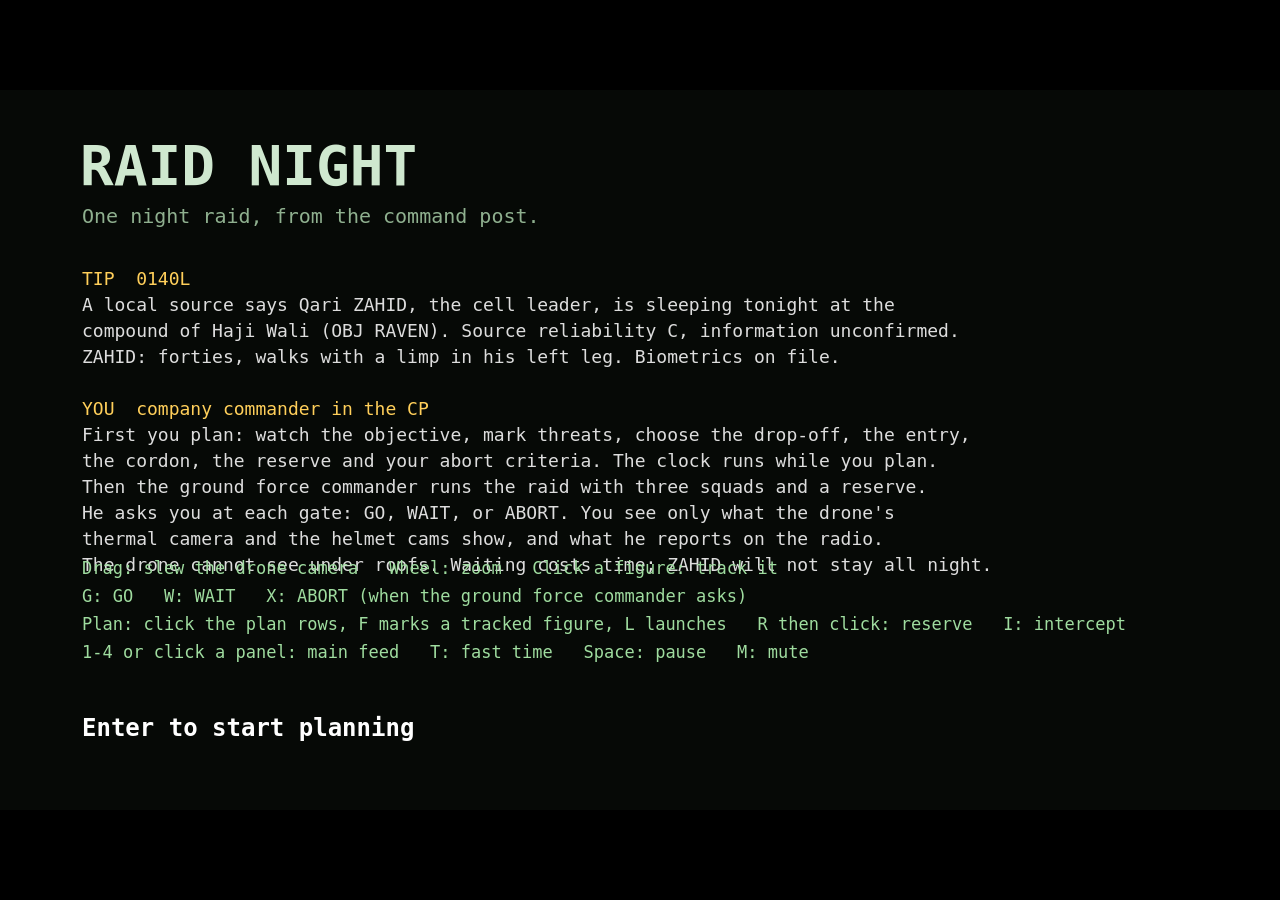
<file: prototypes/raid-night/index.html>
<!doctype html>
<!-- PROTOTYPE - NOT FOR PRODUCTION -->
<!-- Question: Is watching a night raid through the drone and helmet cams, with go, wait, abort and reserve calls, tense and full of real decisions? -->
<!-- Date: 2026-11-14 -->
<html lang="en">
<head>
<meta charset="utf-8">
<meta name="viewport" content="width=device-width, initial-scale=1">
<title>Raid Night</title>
<style>
  html, body { margin: 0; height: 100%; background: #000; overflow: hidden; }
  body { font-variant-numeric: tabular-nums; }
  canvas { display: block; margin: 0 auto; touch-action: none; }
</style>
</head>
<body>
<canvas id="game"></canvas>
<script src="config.js"></script>
<script>
'use strict';
// ---- Built to be checked ----------------------------------------------------------------
const params = new URLSearchParams(location.search);
const tune = new Proxy({}, { get: (_, k) => CONFIG[k].value });
const STEP = 1 / 60;
const W = 1280, H = 720;
const PIXEL = false;
const FONT = '"DejaVu Sans Mono", Consolas, "Courier New", monospace';
const TITLE = 'RAID NIGHT';
const CONTROLS = [
  'Drag: slew the drone camera   Wheel: zoom   Click a figure: track it',
  'G: GO   W: WAIT   X: ABORT (when the ground force commander asks)',
  'Plan: click the plan rows, F marks a tracked figure, L launches   R then click: reserve   I: intercept',
  '1-4 or click a panel: main feed   T: fast time   Space: pause   M: mute',
];
const clock = window.GAME_CLOCK || { now: () => performance.now() / 1000 };
let seed, runSeed = Number(params.get('seed')) || CONFIG.seed;
function rng() { // mulberry32; every gameplay random call reads this, never Math.random
  seed = (seed + 0x6D2B79F5) | 0;
  let t = Math.imul(seed ^ (seed >>> 15), seed | 1);
  t ^= t + Math.imul(t ^ (t >>> 7), t | 61);
  return ((t ^ (t >>> 14)) >>> 0) / 4294967296;
}
function hash2(x, y) { // looks only (grain, texture), never gameplay
  let h = (Math.imul(x | 0, 374761393) + Math.imul(y | 0, 668265263)) | 0;
  h = Math.imul(h ^ (h >>> 13), 1274126177);
  return ((h ^ (h >>> 16)) >>> 0) / 4294967296;
}
const events = [];

// ---- Screen ---------------------------------------------------------------------------
const canvas = document.getElementById('game');
const ctx = canvas.getContext('2d');
let SCALE = 1;
function fit() {
  const k = Math.min(innerWidth / W, innerHeight / H);
  const r = k * (devicePixelRatio || 1); SCALE = k;
  canvas.width = Math.round(W * r); canvas.height = Math.round(H * r);
  canvas.style.width = Math.round(W * k) + 'px'; canvas.style.height = Math.round(H * k) + 'px';
  canvas.style.marginTop = Math.max(0, Math.floor((innerHeight - H * k) / 2)) + 'px';
  ctx.setTransform(r, 0, 0, r, 0, 0); ctx.imageSmoothingEnabled = true;
}
addEventListener('resize', fit); fit();
function clear(c) { ctx.fillStyle = c; ctx.fillRect(0, 0, W, H); }
function text(s, x, y, size, c, align = 'center', bold = false) {
  ctx.fillStyle = c; ctx.font = `${bold ? 'bold ' : ''}${size}px ${FONT}`; ctx.textAlign = align;
  ctx.textBaseline = 'middle'; ctx.fillText(s, x, y);
}

// ---- Input ------------------------------------------------------------------------------
const down = new Set(), hit = new Set();
const pressed = code => hit.has(code);
addEventListener('keydown', e => {
  startAudio();
  if (!e.repeat) { down.add(e.code); hit.add(e.code); }
  if (e.code === 'Space' || e.code === 'Tab' || e.code.startsWith('Arrow')) e.preventDefault();
});
addEventListener('keyup', e => down.delete(e.code));
addEventListener('blur', () => down.clear());

// ---- Audio --------------------------------------------------------------------------------
let audio = null, muted = false, noiseBuf = null;
function startAudio() {
  if (!audio) {
    const ac = window.GAME_AUDIO || new (window.AudioContext || window.webkitAudioContext)();
    const out = ac.createGain(); out.gain.value = muted ? 0 : tune.volume;
    out.connect(ac.destination); audio = { ac, out };
  }
  if (audio.ac.state === 'suspended') audio.ac.resume();
}
function setMuted(m) { muted = m; if (audio) audio.out.gain.value = m ? 0 : tune.volume; }
addEventListener('tune', () => setMuted(muted));
function tone(freq, dur, type = 'square', vol = 0.3, delay = 0) {
  if (!audio || muted) return;
  const t = audio.ac.currentTime + delay, o = audio.ac.createOscillator(), g = audio.ac.createGain();
  o.type = type; o.frequency.value = freq;
  g.gain.setValueAtTime(vol, t); g.gain.exponentialRampToValueAtTime(0.001, t + dur);
  o.connect(g).connect(audio.out); o.start(t); o.stop(t + dur);
}
function noise(dur, vol, freq) {
  if (!audio || muted || vol < 0.01) return;
  const ac = audio.ac;
  if (!noiseBuf) {
    noiseBuf = ac.createBuffer(1, ac.sampleRate, ac.sampleRate);
    const d = noiseBuf.getChannelData(0);
    for (let i = 0; i < d.length; i++) d[i] = hash2(i, 7) * 2 - 1;
  }
  const src = ac.createBufferSource(); src.buffer = noiseBuf;
  const f = ac.createBiquadFilter(); f.type = 'lowpass'; f.frequency.value = freq;
  const g = ac.createGain(), t = ac.currentTime;
  g.gain.setValueAtTime(vol, t); g.gain.exponentialRampToValueAtTime(0.001, t + dur);
  src.connect(f).connect(g).connect(audio.out); src.start(t); src.stop(t + dur);
}

// ================================================================================================
// THE WORLD: a 200 x 140 m village, 1 m per cell. True state; the player only sees it through feeds.
// ================================================================================================
const MW = 200, MH = 140;
const GR = 0, WALL = 1, ROOF = 2, DOOR = 3, FIELD = 4, WADI = 5, TRACK = 6, GATE = 7;
let G = new Uint8Array(MW * MH);
const at = (x, y) => (x < 0 || y < 0 || x >= MW || y >= MH) ? -1 : G[(y | 0) * MW + (x | 0)];
const put = (x, y, t) => { G[y * MW + x] = t; };
function rect(t, x0, y0, x1, y1) { for (let y = y0; y <= y1; y++) for (let x = x0; x <= x1; x++) put(x, y, t); }
function box(x0, y0, x1, y1) { rect(WALL, x0, y0, x1, y0); rect(WALL, x0, y1, x1, y1); rect(WALL, x0, y0, x0, y1); rect(WALL, x1, y0, x1, y1); }
function house(x0, y0, x1, y1) { rect(ROOF, x0, y0, x1, y1); box(x0, y0, x1, y1); }
const CMP = { T: [100, 55, 130, 85], E: [135, 58, 158, 84], N: [100, 30, 126, 50] };
const ROOMS = {
  CY: { name: 'Courtyard', b: [101, 65, 119, 84], pts: [[104, 68], [108, 72], [112, 67], [105, 76]] },
  CY2: { name: 'South courtyard', b: [101, 65, 119, 84], pts: [[104, 82], [110, 81], [116, 78], [114, 83]] },
  R1: { name: 'Room 1', b: [101, 56, 109, 63], pts: [[103, 58], [107, 58], [103, 62], [107, 61]] },
  R2: { name: 'Room 2', b: [111, 56, 119, 63], pts: [[113, 58], [117, 58], [113, 62], [117, 61]] },
  R3: { name: 'Room 3', b: [121, 56, 129, 63], pts: [[123, 58], [127, 58], [123, 62], [127, 61]] },
  R4: { name: 'Room 4', b: [121, 65, 129, 74], pts: [[123, 67], [127, 67], [123, 72], [127, 72]] },
  R5: { name: 'Room 5', b: [121, 76, 129, 84], pts: [[123, 78], [127, 78], [123, 82], [127, 82]] },
};
const POSTS = {
  RP_A: [[70, 70], [71, 71], [69, 71], [70, 72], [68, 70], [68, 72], [67, 71], [69, 69]],
  RP_B: [[66, 64], [67, 65], [65, 65], [66, 66], [64, 64], [64, 66]],
  RP_C: [[66, 76], [67, 77], [65, 77], [66, 78], [64, 76], [64, 78]],
  // GFC default: inner cordon on opposite corners (NW and SE), each watching two walls. The north end of the alley is the gap.
  B: [[99, 53, 0], [97, 51, 0.8], [101, 52, 0], [96, 54, 1.57], [98, 56, 1.57], [95, 52, 0.3]],
  C: [[131, 88, -1.57], [133, 89, -1.57], [128, 88, 3.14], [131, 91, 3.14], [134, 86, -1.57], [126, 90, 3.14]],
  STACK: [[99, 68], [99, 67], [99, 66], [98, 67], [98, 66], [98, 65], [97, 66], [97, 65]],
  DROP_A: [[12, 69], [13, 70], [12, 71], [14, 69], [14, 71], [15, 70], [16, 69], [16, 71]],
  DROP_B: [[8, 65], [9, 66], [10, 65], [8, 67], [10, 67], [9, 64]],
  DROP_C: [[8, 75], [9, 76], [10, 75], [8, 77], [10, 77], [9, 74]],
  DROP_R: [[5, 66], [6, 67], [5, 68], [6, 72], [5, 73], [6, 74]],
};
const DROP = [10, 70];
function buildMap() {
  G = new Uint8Array(MW * MH);
  rect(FIELD, 0, 108, 199, 139); rect(WADI, 0, 124, 199, 131); rect(TRACK, 0, 69, 95, 71);
  // OBJ RAVEN, the compound of Haji Wali
  box(100, 55, 130, 85);
  house(100, 55, 130, 64); rect(WALL, 110, 55, 110, 64); rect(WALL, 120, 55, 120, 64);
  house(120, 64, 130, 85); rect(WALL, 120, 75, 130, 75);
  put(105, 64, DOOR); put(115, 64, DOOR); put(120, 59, DOOR); put(120, 70, DOOR); put(120, 80, DOOR);
  put(130, 59, GATE); rect(GATE, 100, 69, 100, 71);
  // the compound next door (east) and the one to the north
  box(135, 58, 158, 84); house(135, 58, 158, 66); put(146, 66, DOOR); rect(GATE, 135, 71, 135, 72);
  box(100, 30, 126, 50); house(100, 30, 126, 40); put(113, 40, DOOR); rect(GATE, 112, 50, 113, 50);
  // the rest of the village
  box(56, 38, 80, 58); house(56, 38, 70, 48); put(63, 48, DOOR); rect(GATE, 66, 58, 67, 58);
  box(36, 86, 62, 104); house(36, 86, 48, 104); put(48, 95, DOOR); rect(GATE, 55, 86, 56, 86);
  box(165, 30, 192, 52); house(176, 30, 192, 42); put(184, 42, DOOR); rect(GATE, 165, 40, 165, 41);
  box(165, 88, 190, 106); house(165, 96, 178, 106); put(171, 96, DOOR); rect(GATE, 180, 88, 181, 88);
}
const inB = (p, b) => p.x >= b[0] && p.x < b[2] + 1 && p.y >= b[1] && p.y < b[3] + 1;
const dist = (a, b) => Math.hypot(a.x - b.x, a.y - b.y);
const wrap = a => { while (a > Math.PI) a -= 2 * Math.PI; while (a < -Math.PI) a += 2 * Math.PI; return a; };
const clamp = (v, a, b) => Math.max(a, Math.min(b, v));

// ---- Paths: A* on the grid. Gates are locked to soldiers until breached. --------------------
const PN = MW * MH, gS = new Float32Array(PN), from = new Int32Array(PN), stamp = new Int32Array(PN), shut = new Int32Array(PN);
let gen = 0; const hf = [], hi = []; const pen = new Float32Array(PN);
const DX = [1, -1, 0, 0, 1, 1, -1, -1], DY = [0, 0, 1, -1, 1, -1, 1, -1];
const pass = (t, side) => t >= 0 && t !== WALL && (t !== GATE || side !== 'blue');
function hpush(f, i) { hf.push(f); hi.push(i); let k = hf.length - 1; while (k > 0) { const p = (k - 1) >> 1; if (hf[p] <= hf[k]) break; [hf[p], hf[k]] = [hf[k], hf[p]]; [hi[p], hi[k]] = [hi[k], hi[p]]; k = p; } }
function hpop() {
  const top = hi[0], lf = hf.pop(), li = hi.pop();
  if (hf.length) { hf[0] = lf; hi[0] = li; let k = 0; for (;;) { const l = 2 * k + 1, r = l + 1; let m = k; if (l < hf.length && hf[l] < hf[m]) m = l; if (r < hf.length && hf[r] < hf[m]) m = r; if (m === k) break; [hf[m], hf[k]] = [hf[k], hf[m]]; [hi[m], hi[k]] = [hi[k], hi[m]]; k = m; } }
  return top;
}
function nearestPass(x, y, side) {
  x = clamp(x | 0, 0, MW - 1); y = clamp(y | 0, 0, MH - 1);
  if (pass(at(x, y), side)) return [x, y];
  for (let r = 1; r < 8; r++) for (let dy = -r; dy <= r; dy++) for (let dx = -r; dx <= r; dx++) if (pass(at(x + dx, y + dy), side)) return [x + dx, y + dy];
  return [x, y];
}
function findPath(sx, sy, tx, ty, side) {
  sx = clamp(sx | 0, 0, MW - 1); sy = clamp(sy | 0, 0, MH - 1);
  [tx, ty] = nearestPass(tx, ty, side);
  gen++; hf.length = 0; hi.length = 0;
  const s = sy * MW + sx, goal = ty * MW + tx;
  gS[s] = 0; stamp[s] = gen; from[s] = -1; hpush(0, s);
  while (hf.length) {
    const cur = hpop(); if (cur === goal) break;
    if (shut[cur] === gen) continue; shut[cur] = gen;
    const cx = cur % MW, cy = (cur / MW) | 0;
    for (let k = 0; k < 8; k++) {
      const nx = cx + DX[k], ny = cy + DY[k];
      if (nx < 0 || ny < 0 || nx >= MW || ny >= MH) continue;
      const t = G[ny * MW + nx]; if (!pass(t, side)) continue;
      if (k >= 4 && (!pass(G[cy * MW + nx], side) || !pass(G[ny * MW + cx], side))) continue;
      const ni = ny * MW + nx, ng = gS[cur] + (k >= 4 ? 1.414 : 1) + (side === 'blue' ? pen[ni] : 0);
      if (stamp[ni] !== gen || ng < gS[ni]) {
        stamp[ni] = gen; gS[ni] = ng; from[ni] = cur;
        const ddx = Math.abs(nx - tx), ddy = Math.abs(ny - ty);
        hpush(ng + Math.max(ddx, ddy) + 0.414 * Math.min(ddx, ddy), ni);
      }
    }
  }
  if (stamp[goal] !== gen) return [];
  const out = []; for (let i = goal; i !== -1 && i !== s; i = from[i]) out.push([i % MW + 0.5, ((i / MW) | 0) + 0.5]);
  return out.reverse();
}
// Line of sight: walls and closed gates block. Someone on a roof sees over walls, but not into rooms.
function los(a, b) {
  const elev = a.onRoof || b.onRoof;
  if (elev) {
    if (!a.onRoof && at(a.x, a.y) === ROOF) return false;
    if (!b.onRoof && at(b.x, b.y) === ROOF) return false;
    return true;
  }
  const d = dist(a, b), n = Math.ceil(d / 0.4);
  for (let i = 1; i < n; i++) {
    const t = at(a.x + (b.x - a.x) * i / n, a.y + (b.y - a.y) * i / n);
    if (t === WALL || t === GATE || t < 0) return false;
  }
  return true;
}

// ================================================================================================
// THE NIGHT: who is where. The tip is uncertain: three truths, drawn from the seed.
// ================================================================================================
let scene, state;
const A = id => state.actors[id];
function mk(o) {
  const a = Object.assign({ id: state.actors.length, side: 'civ', role: 'man', name: '', desc: '', x: 0, y: 0, face: 0, look: 0,
    path: null, pi: 0, spd: 0, moving: false, gait: 0, hp: 'ok', state: 'idle', posture: 'stand', armed: false, hostile: false,
    awake: true, alarm: false, onRoof: false, fireCd: 0, firedT: -99, detained: false, secured: false, surr: false, gone: false,
    mounted: false, team: null, post: null, postFace: null, endFace: null, delay: 0, pending: false, job: null, cmp: null,
    fleeAt: null, deathT: 0, reported: false, peekUntil: 0 }, o);
  a.look = a.face; state.actors.push(a); return a;
}
function reset() {
  seed = runSeed;
  buildMap(); buildBase();
  const sum = tune.pPresent + tune.pNextDoor + tune.pSetup, r = rng() * sum;
  const truth = params.get('truth') || (r < tune.pPresent ? 'present' : r < tune.pPresent + tune.pNextDoor ? 'nextdoor' : 'setup');
  state = {
    t: 0, score: 0, gained: '', truth, actors: [], teams: {}, radio: [], fx: [], phase: 'plan', launched: false, launchT: null, arriveAt: 0, dropOff: [10, 70], dx: 0,
    plan: { drop: 'far', entry: 'breach', reserve: 'vehicles', cordB: null, cordC: null, block: null, placing: null, abort: { compromise: false, casualty: false, contact: false } },
    backbrief: null, marks: [], compromised: false, shiftT: 600 + rng() * 900, ask: null, waitKind: null, waitUntil: 0,
    held: false, pendingGate: null, asked1: false, asked2: false, breached: false, breachAt: 0, breachT: -99, contact: false, contactAsked: false,
    dogBarks: 0, lastBark: -99, lastDogReport: -99, lastMoveSeen: -99, alarm: {}, abortArm: -99, placing: false, hint: '', hintUntil: 0,
    bft: [], bftT: -99, leaveAt: tune.leaveMin + rng() * Math.max(0, tune.leaveMax - tune.leaveMin), left: false, jackpot: false,
    clear: null, sseUntil: 0, paused: false, fast: false, main: 0, frame: 0, ambushT: null, target: null, dog: null,
    view: { cx: 108, cy: 68, z: tune.zoomStart * 1.3, rot: 0.2, track: null, tx: 0, ty: 0 },
    stats: { fkia: 0, fwia: 0, ckia: 0, cwia: 0, ekia: 0, ewia: 0, det: 0 }, result: null,
  };
  spawn();
  say('UAV', 'Gray Eagle on station over OBJ RAVEN. Thermal, white hot.');
  say('S2', 'Tip at 0140L, source reliability C, unconfirmed: ZAHID sleeping at Haji Wali\'s compound tonight.');
  say('CP', 'Plan the raid. The ground force is at the COP, ready to roll on your launch.');
  pen.fill(0);
}
function spawnBlue() {
  const s = state, dx = s.dx;
  const P = (role, side, x, y, o = {}) => mk(Object.assign({ role, side, x: x + 0.5, y: y + 0.5 }, o));
  // Blue: three rifle squads and a reserve with the trucks. Ground force commander moves with A.
  const team = (id, n, x0, y0, task) => {
    const T = { id, task, members: [], chase: null, block: null, mounted: false, truck: null, rep: 0 }; s.teams[id] = T;
    for (let i = 0; i < n; i++) {
      const a = P('soldier', 'blue', x0 + (i % 4), y0 + ((i / 4) | 0), { team: id, name: `${id}-${i + 1}`, armed: true, face: 0 });
      T.members.push(a.id);
    }
    return T;
  };
  team('A', 8, 12 + dx, 68, 'ASSAULT'); team('B', 6, 7 + dx, 64, 'N CORDON'); team('C', 6, 7 + dx, 74, 'S CORDON'); const R = team('R', 6, 4 + dx, 66, 'RESERVE');
  P('truck', 'blue', 2 + dx, 63, { face: 0, name: 'truck' }); const tr = P('truck', 'blue', 2 + dx, 70, { face: 0, name: 'R truck' }); P('truck', 'blue', 2 + dx, 77, { face: 0, name: 'truck' });
  R.truck = tr.id;
}
function spawn() {
  const s = state;
  const P = (role, side, x, y, o = {}) => mk(Object.assign({ role, side, x: x + 0.5, y: y + 0.5 }, o));
  // The household of Haji Wali, on and around the objective
  const tr_ = s.truth;
  const sleeper = (role, x, y, o = {}) => P(role, 'civ', x, y, Object.assign({ awake: false, state: 'sleep', posture: 'prone', cmp: 'T', face: rng() * 6, sleeper: true }, o));
  // two men awake by the gate, one smoking: only a rifle tells a guard from the old man's nephew
  P('man', 'civ', 104, 72, { awake: true, cmp: 'T', desc: 'elderly male', name: 'Haji Wali', face: 2.5, posture: 'sit' });
  if (tr_ === 'present') {
    s.target = P('target', 'red', 115, 60, { awake: false, state: 'sleep', posture: 'prone', cmp: 'T', desc: 'MAM', name: 'ZAHID' }).id;
    P('guard', 'red', 117, 58, { awake: false, state: 'sleep', posture: 'prone', armed: true, cmp: 'T', desc: 'MAM', name: 'guard' });
    s.companion = P('guard', 'red', 106, 70, { awake: true, armed: true, cmp: 'T', desc: 'MAM', name: 'guard', face: 3.1, smoker: true }).id;
  } else {
    P('man', 'civ', 106, 70, { awake: true, cmp: 'T', desc: 'MAM', name: 'nephew', face: 3.1, smoker: true });
  }
  sleeper('woman', 124, 70); sleeper('woman', 127, 71); sleeper('child', 124, 80); sleeper('child', 127, 81);
  sleeper('teen', 104, 58, { onRoof: true, desc: 'male, teens', name: 'Wali\'s son' }); sleeper('child', 106, 57, { onRoof: true });
  s.dog = P('dog', 'civ', 112, 78, { awake: false, state: 'sleep', sleeper: true, cmp: 'T', posture: 'prone', face: 1, barkCd: 0, name: 'dog' }).id;
  // Next door
  if (tr_ === 'nextdoor') {
    s.target = P('target', 'red', 150, 62, { awake: false, state: 'sleep', posture: 'prone', cmp: 'E', desc: 'MAM', name: 'ZAHID' }).id;
    s.companion = P('guard', 'red', 141, 76, { awake: true, armed: true, cmp: 'E', desc: 'MAM', name: 'guard', face: 3 }).id;
    sleeper('man', 140, 62, { cmp: 'E', desc: 'MAM' });
  } else {
    sleeper('man', 140, 62, { cmp: 'E', desc: 'MAM' }); sleeper('woman', 152, 62, { cmp: 'E' });
  }
  // The compound to the north: a family asleep on the roof, or fighters waiting for the raid
  if (tr_ === 'setup') {
    for (const x of [106, 113, 120]) P('fighter', 'red', x, 38, { onRoof: true, posture: 'prone', armed: true, hostile: true, ambush: true, awake: true, cmp: 'N', face: Math.PI / 2, desc: 'MAM', name: 'fighter' });
    sleeper('man', 113, 34, { cmp: 'N', desc: 'MAM' });
  } else {
    sleeper('man', 108, 35, { onRoof: true, cmp: 'N', desc: 'MAM' }); sleeper('woman', 118, 36, { onRoof: true, cmp: 'N' });
  }
}

// ---- Radio and duty log ---------------------------------------------------------------------
function say(from, txt, kind = '') {
  state.radio.push({ t: state.t, from, txt, kind });
  if (state.radio.length > 80) state.radio.shift();
  if (from !== 'CP') tone(1400, 0.035, 'sine', 0.06);
}
function hint(txt) { state.hint = txt; state.hintUntil = state.t + 4; }
const BMNT = 11400; // 04:55L, first light
const fmtClock = t => { const T = 6300 + Math.floor(t); const p = n => String(n).padStart(2, '0'); return `${p((T / 3600 | 0) % 24)}:${p(T % 3600 / 60 | 0)}:${p(T % 60)}`; };
function compass(dx, dy) { const a = (Math.atan2(dx, -dy) * 180 / Math.PI + 360) % 360; return ['N', 'NE', 'E', 'SE', 'S', 'SW', 'W', 'NW'][Math.round(a / 45) % 8]; }
function where(x, y) {
  const p = { x, y };
  if (inB(p, CMP.T)) return 'on the objective';
  if (inB(p, CMP.E)) return 'in the compound east of the objective';
  if (inB(p, CMP.N)) return 'in the compound north of the objective';
  if (x >= 131 && x < 135 && y >= 30 && y < 108) return 'in the alley east of the objective';
  const dx = x - 115, dy = y - 70; return `${Math.round(Math.hypot(dx, dy) / 10) * 10} m ${compass(dx, dy)} of the objective`;
}

// ---- Movement ----------------------------------------------------------------------------------
function goTo(a, x, y, spd, face = null) { a.path = findPath(a.x, a.y, x, y, a.side === 'blue' ? 'blue' : 'red'); a.pi = 0; a.spd = spd; a.endFace = face; a.pending = false; }
function teamGo(T, posts, spd, face, all = false) {
  T.members.forEach((id, i) => {
    const a = A(id); if (a.mounted) return;
    if (!all && a.hp !== 'ok') return;
    a.post = posts[i % posts.length]; a.postFace = a.post[2] != null ? a.post[2] : face; a.delay = i * 0.7; a.spd = spd; a.path = null; a.pending = true; a.job = null;
  });
}
function arrived(T) { return T.members.every(id => { const a = A(id); return a.hp !== 'ok' || a.mounted || (!a.pending && !a.moving); }); }
function moveActor(a, dt) {
  if (a.mounted) return;
  if (a.pending) { a.delay -= dt; if (a.delay <= 0) goTo(a, a.post[0] + 0.5, a.post[1] + 0.5, a.spd, a.postFace); }
  if (!a.path || a.pi >= a.path.length) { a.moving = false; return; }
  let sp = a.spd; if (a.hp === 'wia') sp *= 0.5; if (a.hp === 'kia') sp *= 0.45;
  let left = sp * dt;
  while (left > 0 && a.pi < a.path.length) {
    const p = a.path[a.pi], dx = p[0] - a.x, dy = p[1] - a.y, d = Math.hypot(dx, dy);
    if (d < 1e-6) { a.pi++; continue; }
    a.face = Math.atan2(dy, dx);
    if (d <= left) { a.x = p[0]; a.y = p[1]; a.pi++; left -= d; } else { a.x += dx / d * left; a.y += dy / d * left; left = 0; }
  }
  a.gait += sp * dt; a.moving = true;
  if (a.pi >= a.path.length) { a.moving = false; if (a.endFace != null) a.face = a.endFace; }
}
function mount(T) {
  const tr = A(T.truck); let ok = true;
  T.members.forEach(id => { const a = A(id); if (a.hp === 'ok' && dist(a, tr) > 10) ok = false; });
  if (!ok) return false;
  T.members.forEach(id => { const a = A(id); if (a.hp === 'ok') { a.mounted = true; a.path = null; a.pending = false; a.job = null; } });
  T.mounted = true; return true;
}
function dismount(T) {
  const tr = A(T.truck); tr.path = null; tr.moving = false;
  T.members.forEach((id, i) => { const a = A(id); if (!a.mounted) return; const p = nearestPass(tr.x - 2 + (i % 3) * 2, tr.y - 2 + ((i / 3) | 0) * 3, 'blue'); a.x = p[0] + 0.5; a.y = p[1] + 0.5; a.mounted = false; a.face = tr.face; });
  T.mounted = false;
}

// ================================================================================================
// SIMULATION STEP
// ================================================================================================
function sim(dt) {
  const s = state; s.t += dt;
  for (const a of s.actors) {
    if (a.gone) continue;
    if (a.hp === 'kia' && !(s.phase === 'exfil' || s.phase === 'abort') ) { a.moving = false; continue; }
    if (a.detained && a.side !== 'blue' && !(s.phase === 'exfil' || s.phase === 'abort')) { a.moving = false; continue; }
    if (a.surr) { a.moving = false; continue; }
    moveActor(a, dt);
    a.look += wrap(a.face - a.look) * Math.min(1, dt * 5);
  }
  for (const T of Object.values(s.teams)) if (T.mounted) {
    const tr = A(T.truck); T.members.forEach(id => { const a = A(id); if (a.mounted) { a.x = tr.x; a.y = tr.y; a.face = tr.face; } });
  }
  if (++s.frame % 15 === 0) perceive();
  combat(dt); red(dt); blueJobs(); teamsTick(dt); gfc(dt);
  s.fx = s.fx.filter(f => s.t - f.t0 < f.dur);
  if (s.t - s.bftT >= 5) { s.bftT = s.t; s.bft = Object.values(s.teams).map(T => { const L = T.mounted ? A(T.truck) : (T.members.map(A).find(a => a.hp === 'ok') || A(T.members[0])); return { id: T.id, x: L.x, y: L.y }; }); }
  const tk = s.view.track != null && A(s.view.track);
  if (tk && droneSees(tk)) { s.view.cx += (tk.x - s.view.cx) * Math.min(1, dt * 2.5); s.view.cy += (tk.y - s.view.cy) * Math.min(1, dt * 2.5); s.view.tx = tk.x; s.view.ty = tk.y; }
  if (s.t > BMNT + 1800 && !s.result) endRun();
}
const persons = () => state.actors.filter(a => a.role !== 'truck');
const activeBlue = () => state.actors.filter(a => a.side === 'blue' && a.role === 'soldier' && a.hp === 'ok' && !a.mounted);
const teamOf = a => a && a.team ? a.team : 'GFC';

// ---- What everyone notices, four times a second ----------------------------------------------
function perceive() {
  const s = state, blues = activeBlue(), dt = 0.25;
  const dog = s.dog != null && A(s.dog);
  if (dog && dog.hp === 'ok') {
    dog.barkCd -= dt;
    if (dog.barkCd <= 0) {
      const movers = s.actors.filter(b => b.side === 'blue' && !b.mounted && b.moving && b.hp === 'ok');
      const heard = movers.some(b => dist(b, dog) < tune.dogHear * (b.role === 'truck' ? 1.6 : 1) * (dog.awake ? 1 : 0.5)) || (dog.alarm && rng() < 0.4); // a sleeping dog hears only what comes close
      if (heard) { bark(dog); dog.barkCd = 2 + rng() * 2.5; }
    }
  }
  for (const a of persons()) {
    if (a.side === 'blue' || a.hp !== 'ok' || a.detained || a.gone) continue;
    if (!a.awake) { if (rng() < tune.wakeChance * dt) wake(a); continue; }
    if (a.alarm || a.role === 'dog') continue;
    if (at(a.x, a.y) === ROOF && !a.onRoof) continue; // indoors sees nothing outside
    if (a.posture === 'prone' && !a.ambush) continue;
    for (const b of blues) {
      const d = dist(a, b), r = tune.eyeRange * (b.moving ? 1 : 0.5) * (s.t > BMNT ? 3 : 1);
      if (d < r && s.t > (a.groggyUntil || 0) && rng() < 0.25 * (1 - d / r) + 0.02 && los(a, b)) { if (a.ambush) { if (d < 40) springAmbush(a); } else alarmCompound(a.cmp || 'X', a); break; }
    }
  }
  // the target is a careful man: enough barking and he is up and gone
  const tg = s.target != null && A(s.target);
  if (tg && tg.awake && !tg.alarm && s.t - s.lastBark < 10 && s.dogBarks >= (tg.cmp === 'T' ? 4 : 7)) alarmPerson(tg, 'dog');
  // challenge anyone moving near soldiers
  for (const a of persons()) {
    if (a.side === 'blue' || a.hp !== 'ok' || a.detained || a.gone || a.surr || a.role === 'dog') continue;
    const mover = a.state === 'flee' || a.state === 'leave' || (a.armed && a.alarm && !a.hostile && at(a.x, a.y) !== ROOF);
    if (!mover) continue;
    for (const b of blues) {
      const d = dist(a, b); if (d > tune.challenge || !los(a, b)) continue;
      if (!a.armed) { if (d < 2.5 || rng() < tune.haltChance * dt) { surrender(a, b); } }
      else if (!a.hostile) { const r = rng(); if (r < 0.3) a.hostile = true; else if (r < 0.4) surrender(a, b); }
      break;
    }
  }
  // what the ground force sees and says
  for (const a of persons()) {
    if (a.side === 'blue' || a.gone || a.detained || a.hp !== 'ok') continue;
    if (at(a.x, a.y) === ROOF && !a.onRoof) continue;
    if (a.onRoof && a.posture !== 'stand') continue;
    const b = blues.find(b => dist(a, b) < 70 && los(a, b));
    if (!b) continue;
    if (a.awake && a.role !== 'dog') s.lastMoveSeen = s.t;
    if ((a.state === 'flee' || a.state === 'leave') && !a.reported && !inB(a, CMP.T)) {
      a.reported = true; say(teamOf(b), `Squirter, 1x pax moving ${compass(Math.cos(a.face), Math.sin(a.face))} ${where(a.x, a.y)}.`);
      events.push({ kind: 'squirter', id: a.id });
    }
  }
}
function wake(a) { if (a.awake) return; a.awake = true; a.groggyUntil = state.t + 4; events.push({ kind: 'wake', role: a.role, roof: a.onRoof, t: Math.round(state.t) }); if (a.sleeper) a.backAt = state.t + 60 + rng() * 90; if (a.state === 'sleep') a.state = 'idle'; if (a.onRoof || a.posture === 'prone') a.posture = a.onRoof ? 'sit' : 'stand'; }
function bark(dog) {
  const s = state; wake(dog); s.dogBarks++; s.lastBark = s.t; events.push({ kind: 'bark', t: Math.round(s.t) });
  const v = hearVol(dog.x, dog.y); tone(560, 0.06, 'square', 0.12 * v); tone(460, 0.08, 'square', 0.12 * v, 0.09);
  for (const a of persons()) if (!a.awake && a.side !== 'blue' && dist(a, dog) < 45 && rng() < (a.onRoof ? 0.2 : 0.08)) wake(a);
  if (['infil', 'isolate'].includes(s.phase) && activeBlue().some(b => dist(b, dog) < 75) && s.t - s.lastDogReport > 40) { s.lastDogReport = s.t; say('GFC', 'Dog barking on the objective.'); }
  // a few barks and someone goes up on the roof to look
  if (s.dogBarks >= 3) investigate('T', [102, 66], [104, 57]);
  if (s.dogBarks >= 6) investigate('E', [138, 68], [139, 64]);
}
function investigate(cmp, ladder, perch) {
  const s = state; if (s['inv' + cmp]) return;
  const who = persons().find(a => a.cmp === cmp && a.awake && !a.alarm && a.hp === 'ok' && !a.onRoof && !a.detained && (a.role === 'guard' || a.role === 'man') && at(a.x, a.y) !== ROOF)
    || persons().find(a => a.cmp === cmp && a.awake && !a.alarm && a.hp === 'ok' && !a.onRoof && (a.role === 'guard' || a.role === 'man'));
  if (!who) return;
  s['inv' + cmp] = true; who.state = 'inv'; who.posture = 'stand'; who.perch = perch; goTo(who, ladder[0] + 0.5, ladder[1] + 0.5, tune.walk);
}
function alarmCompound(cmp, by) {
  const s = state; if (s.alarm[cmp]) return; s.alarm[cmp] = s.t;
  if (cmp === 'T' && !s.compromised && activeBlue().some(b => Math.hypot(b.x - 115, b.y - 70) < 75)) { s.compromised = true; if (!s.breached) say('GFC', 'Shouting on the objective. I think we are compromised.', 'ask'); } events.push({ kind: 'alarm', cmp, by: by ? by.role : 'noise', t: Math.round(s.t) });
  for (const a of persons()) if (a.side !== 'blue' && (a.cmp === cmp || (by && dist(a, by) < 25))) alarmPerson(a, 'shout');
  for (const a of persons()) if (a.side !== 'blue' && by && dist(a, by) < 60) wake(a);
}
function alarmPerson(a, why) {
  const s = state; if (a.alarm || a.hp !== 'ok' || a.detained) return;
  wake(a); a.alarm = true;
  if (a.role === 'guard' || a.role === 'fighter') { a.hostile = true; if (a.ambush) springAmbush(a); }
  else if (a.role === 'target') a.fleeAt = s.t + (why === 'breach' ? 3 : tune.warnDelay * (0.5 + rng()));
  else if (a.role === 'teen') { if (rng() < 0.4) a.fleeAt = s.t + 3 + rng() * 6; }
  else if (a.role === 'dog') a.barkCd = 0;
  if (a.onRoof && a.role !== 'fighter' && a.role !== 'guard') a.posture = 'sit';
}
function springAmbush() { const s = state; if (s.ambushT != null) return; s.ambushT = s.t; for (const a of persons()) if (a.ambush) { a.ambush = false; a.alarm = true; a.posture = 'sit'; } }
function loud(x, y, r, kind) {
  for (const a of persons()) {
    if (a.side === 'blue' || a.hp !== 'ok' || a.gone) continue;
    const d = Math.hypot(a.x - x, a.y - y);
    if (d < r) { wake(a); if (d < r * 0.45 || kind === 'breach') alarmPerson(a, kind); }
  }
  if (kind === 'breach') { alarmCompound('T'); }
}
function surrender(a, b) {
  a.surr = true; a.state = 'surrender'; a.path = null; a.moving = false; a.hostile = false;
  if (b && dist(a, b) < 2.5) detain(a, b);
}
function detain(p, b, quiet = false) {
  const s = state; if (p.detained) return;
  p.detained = true; p.surr = false; p.state = 'detained'; p.posture = 'sit'; p.path = null; p.armed = false; p.hostile = false; p.onRoof = false;
  if (at(p.x, p.y) === WALL) { const q = nearestPass(p.x, p.y, 'red'); p.x = q[0] + 0.5; p.y = q[1] + 0.5; }
  s.stats.det++; events.push({ kind: 'detain', id: p.id });
  if (!quiet) say(teamOf(b), `1x ${p.desc || 'pax'} detained ${where(p.x, p.y)}.`);
  if (p.id === s.target) jackpot();
}
function jackpot() { const s = state; if (s.jackpot) return; s.jackpot = true; s.gained = 'JACKPOT'; say('GFC', 'JACKPOT, JACKPOT. Biometric match on a detainee: Qari ZAHID.', 'ask'); events.push({ kind: 'jackpot' }); [523, 659, 784].forEach((f, i) => tone(f, 0.18, 'triangle', 0.12, i * 0.12)); }

// ---- The enemy and the household -----------------------------------------------------------------
function red(dt) {
  const s = state;
  const tg = s.target != null && A(s.target);
  // left alone, he moves on before first light, with his guard
  if (tg && !s.left && s.t > s.leaveAt && tg.hp === 'ok' && !tg.alarm && !tg.detained && !tg.surr) {
    s.left = true; wake(tg); const c = s.companion != null && A(s.companion);
    const dest = rng() < 0.5 ? [132, 1] : [198, 128];
    tg.state = 'leave'; tg.posture = 'stand'; goTo(tg, dest[0], dest[1], tune.walk * 0.85);
    if (c && c.hp === 'ok' && !c.detained) { c.state = 'leave'; c.posture = 'stand'; c.delay = 0; c.followT = 1; goTo(c, dest[0], dest[1], tune.walk * 0.85); }
    events.push({ kind: 'leave' });
  }
  shiftChange();
  for (const a of persons()) {
    if (a.side === 'blue' || a.hp !== 'ok' || a.detained || a.gone || a.surr) continue;
    if (a.state === 'relieved' && !a.moving && a.path && a.pi >= a.path.length) { a.state = 'sleep'; a.awake = false; a.posture = 'prone'; a.path = null; }
    if (a.fleeAt != null && s.t >= a.fleeAt && a.state !== 'flee') startFlee(a);
    if (a.state === 'comeout' && !a.moving && a.path && a.pi >= a.path.length) surrender(a);
    wander(a);
    if (a.backAt != null && s.t > a.backAt && !a.alarm && !a.moving && ['idle', 'sleep'].includes(a.state)) { a.awake = false; a.state = 'sleep'; a.posture = 'prone'; a.backAt = null; } // back to sleep
    if (a.state === 'inv' && !a.moving && a.path && a.pi >= a.path.length) { a.onRoof = true; a.x = a.perch[0] + 0.5; a.y = a.perch[1] + 0.5; a.state = 'look'; a.path = null; }
    if ((a.state === 'flee' || a.state === 'leave') && (a.x < 1.5 || a.y < 1.5 || a.x > MW - 1.5 || a.y > MH - 1.5)) {
      a.gone = true; events.push({ kind: 'escaped', id: a.id });
    }
    if (a.role === 'fighter' && s.ambushT != null && !a.withdrew) {
      const down = persons().filter(f => f.role === 'fighter' && f.hp !== 'ok').length;
      if (down >= 2 || s.t - s.ambushT > 75) { a.withdrew = true; a.onRoof = false; a.x = 113.5 + (a.id % 3); a.y = 27.5; a.posture = 'stand'; a.state = 'flee'; goTo(a, 100 + (a.id % 3) * 10, 1, tune.runner); }
    }
    if (a.role === 'fighter' && a.ambush && rng() < dt * 0.15) a.peekUntil = s.t + 1.5;
  }
}
function wander(a) {
  const s = state;
  if (a.alarm || !a.awake || a.onRoof || a.posture !== 'stand' || a.state !== 'idle' || a.role === 'target' || a.surr) return;
  const yard = a.cmp === 'T' ? [102, 66, 118, 83] : a.cmp === 'E' ? [137, 68, 156, 82] : null; if (!yard || !inB(a, yard)) return;
  if (a.nextWander == null) a.nextWander = s.t + 20 + rng() * 40;
  if (s.t < a.nextWander || a.moving) return;
  a.nextWander = s.t + 25 + rng() * 50;
  goTo(a, yard[0] + rng() * (yard[2] - yard[0]), yard[1] + rng() * (yard[3] - yard[1]), tune.walk * 0.6);
}
function shiftChange() {
  const s = state; if (s.truth !== 'present' || s.shifted || s.t < s.shiftT) return;
  const g1 = A(s.companion), g2 = persons().find(a => a.role === 'guard' && a.id !== s.companion && a.cmp === 'T');
  if (!g1 || !g2 || g1.alarm || g2.alarm || g1.hp !== 'ok' || g2.hp !== 'ok' || g1.detained || g2.detained) { s.shifted = true; return; }
  s.shifted = true; wake(g2); g2.state = 'idle'; g2.posture = 'stand'; g2.smoker = true; g1.smoker = false;
  goTo(g2, 107.5, 70.5, tune.walk * 0.6); g1.state = 'relieved'; goTo(g1, 117.5, 61.5, tune.walk * 0.6); s.companion = g2.id; events.push({ kind: 'shift' });
}
function startFlee(a) {
  const s = state; a.state = 'flee'; a.posture = 'stand';
  if (a.onRoof) { a.onRoof = false; const l = a.cmp === 'E' ? [138, 68] : [102, 66]; a.x = l[0] + 0.5; a.y = l[1] + 0.5; }
  const dest = rng() < 0.5 ? [132, 1] : [198, 128];
  goTo(a, dest[0], dest[1], a.role === 'target' ? tune.limp : tune.runner);
  events.push({ kind: 'flee', id: a.id });
}

// ---- Fighting -----------------------------------------------------------------------------------
const markedNear = r => state.launched && state.marks.some(m => Math.hypot(m.x - r.x, m.y - r.y) < 4);
function blueSees(b, r) {
  if (r.onRoof && r.posture !== 'stand' && state.t - r.firedT > 6 && !markedNear(r)) return false;
  return los(b, r);
}
function combat(dt) {
  const s = state;
  for (const a of s.actors) {
    if (!a.armed || a.hp !== 'ok' || a.detained || a.surr || a.mounted || a.gone) continue;
    a.fireCd -= dt; if (a.fireCd > 0) continue;
    let best = null, bd = 1e9;
    if (a.side === 'blue') {
      for (const r of s.actors) {
        if (r.side !== 'red' || !r.armed || !r.hostile || r.hp !== 'ok' || r.surr || r.detained || r.gone) continue;
        const d = dist(a, r); if (d < tune.rangeOut && d < bd && blueSees(a, r)) { best = r; bd = d; }
      }
    } else {
      if (!a.hostile || a.ambush) { a.fireCd = 0.3; continue; }
      for (const b of s.actors) {
        if (b.side !== 'blue' || b.role !== 'soldier' || b.hp === 'kia' || b.mounted) continue;
        const d = dist(a, b); if (d < tune.rangeOut && d < bd && los(a, b)) { best = b; bd = d; }
      }
    }
    if (!best) { a.fireCd = 0.3; a.lastTgt = null; continue; }
    if (a.lastTgt !== best.id) { a.lastTgt = best.id; a.fireCd = (a.side === 'blue' && markedNear(best) ? 0.2 : 0.7) + rng() * (a.side === 'blue' && markedNear(best) ? 0.3 : 1.3); continue; } // time to see, point and fire
    fire(a, best, bd);
  }
}
function fire(a, t, d) {
  const s = state;
  a.firedT = s.t; a.face = Math.atan2(t.y - a.y, t.x - a.x); a.look = a.face; a.fireCd = tune.fireGap * (0.6 + rng() * 0.8);
  if (a.onRoof && a.role === 'fighter') a.posture = 'sit';
  s.fx.push({ kind: 'flash', x: a.x + Math.cos(a.face) * 0.6, y: a.y + Math.sin(a.face) * 0.6, t0: s.t, dur: 0.07, r: 1.1 });
  noise(0.16, 0.5 * hearVol(a.x, a.y), 2600);
  events.push({ kind: 'shot', side: a.side });
  loud(a.x, a.y, 150, 'shot');
  if (a.side !== 'blue' && t.side === 'blue') contactStart(a, t);
  let p = tune.hitBase * clamp(1.4 - d / tune.rangeOut, 0.25, 1.4) * (t.moving ? 0.6 : 1) * (t.onRoof ? 0.3 : 1) * (a.side === 'blue' ? 1 : 0.6) * (d < 6 ? 2 : 1);
  if (rng() < p) hurt(t, a);
  for (const c of persons()) if (c !== t && c.side === 'civ' && c.hp === 'ok' && !c.gone && dist(c, t) < 1.6 && rng() < tune.civHit) hurt(c, a);
}
function hurt(v, by) {
  const s = state; const kia = rng() < 0.4;
  v.hp = kia ? 'kia' : 'wia'; v.path = null; v.moving = false; v.deathT = s.t; v.pending = false; v.posture = 'prone';
  if (v.side === 'blue' && v.post && ['exfil', 'abort'].includes(s.phase)) { v.pending = true; v.delay = 3; } // carried out
  events.push({ kind: 'hit', side: v.side, kia });
  if (v.side === 'blue') { s.stats[kia ? 'fkia' : 'fwia']++; say(teamOf(v), `${v.name} is hit. 1x friendly ${kia ? 'KIA' : 'WIA'}.`, 'ask'); }
  else if (v.side === 'civ') { if (v.role !== 'dog') s.stats[kia ? 'ckia' : 'cwia']++; if (by.side === 'blue' && v.role !== 'dog') say(teamOf(by), 'Possible civilian casualty.'); }
  else { s.stats[kia ? 'ekia' : 'ewia']++; if (by.side === 'blue') say(teamOf(by), `1x enemy ${kia ? 'KIA' : 'WIA'} ${where(v.x, v.y)}.`); }
}
function contactStart(shooter, tgt) {
  const s = state; s.contact = true;
  if (!s.tic) { s.tic = true; say(teamOf(tgt), `TIC! Taking fire${shooter.onRoof ? ' from a rooftop' : ''}, ${where(shooter.x, shooter.y)}. Returning fire.`, 'ask'); }
  if (!s.contactAsked && !s.plan.abort.contact && ['infil', 'isolate', 'breach', 'callout', 'quiet', 'clear'].includes(s.phase)) {
    s.contactAsked = true; s.pendingGate = (s.ask && s.ask.kind !== 'contact') ? s.ask.kind : s.waitKind; s.waitKind = null; s.held = true;
    ask('contact', 'Troops in contact. Request: continue the mission, or break contact and exfil?');
  }
}

// ---- Soldiers' own jobs: detain whoever complies, chase what the CP orders ------------------------
function blueJobs() {
  const s = state;
  if (s.frame % 15 !== 7) return;
  for (const p of persons()) {
    if (!p.surr || p.detained || p.gone) continue;
    if (p.claimed != null) { const b = A(p.claimed); if (b.hp === 'ok' && b.job === p.id) continue; }
    let best = null, bd = 50;
    for (const b of activeBlue()) {
      if (b.job != null) continue;
      if (b.team === 'A' && (s.phase === 'clear' || s.phase === 'quiet')) continue;
      const d = dist(b, p); if (d < bd) { best = b; bd = d; }
    }
    if (best) { best.job = p.id; p.claimed = best.id; goTo(best, p.x, p.y, tune.rush); }
  }
  for (const b of activeBlue()) {
    if (b.job == null) continue;
    const p = A(b.job);
    if (p.detained || p.gone || p.hp === 'kia') { b.job = null; backToPost(b); continue; }
    if (dist(b, p) < 2.2) { detain(p, b); b.job = null; backToPost(b); }
    else if (!b.moving) goTo(b, p.x, p.y, tune.rush);
  }
}
function backToPost(b) {
  const s = state; if (b.post && !['clear', 'sse'].includes(s.phase)) goTo(b, b.post[0] + 0.5, b.post[1] + 0.5, tune.walk, b.postFace);
}
function teamsTick(dt) {
  const s = state;
  for (const id of ['B', 'C', 'R']) {
    const T = s.teams[id]; if (!T) continue;
    if (T.chase != null) {
      const p = A(T.chase);
      if (p.gone || p.detained || p.hp !== 'ok' || p.surr) {
        T.chase = null;
        if (T.mounted) dismount(T);
        if (id !== 'R' && !['exfil', 'abort'].includes(s.phase)) { teamGo(T, POSTS[id], tune.walk, id === 'B' ? Math.PI / 2 : -Math.PI / 2); say(id, 'Back to our positions.'); }
        continue;
      }
      T.rep -= dt; if (T.rep > 0) continue; T.rep = 1.5;
      if (T.mounted) { const tr = A(T.truck); if (dist(tr, p) < 25) dismount(T); else goTo(tr, p.x, p.y, tune.truck); }
      if (!T.mounted) T.members.forEach((mid, i) => { const m = A(mid); if (m.hp === 'ok' && m.job == null) goTo(m, p.x + (i % 3) - 1, p.y + ((i / 3) | 0), tune.rush); });
    }
    if (T.block && T.mounted) {
      const tr = A(T.truck);
      if (!tr.moving && dist(tr, { x: T.block[0], y: T.block[1] }) < 12) {
        dismount(T); const b = T.block, offs = [[0, 0], [2, 1], [-2, 1], [1, -2], [-1, 2], [3, -1]];
        teamGo(T, offs.map(o => nearestPass(b[0] + o[0], b[1] + o[1], 'blue')), tune.rush, null); say('R', 'Dismounted. Blocking position set.');
      } else if (!tr.moving) goTo(tr, T.block[0], T.block[1], tune.truck);
    }
  }
}

// ---- The ground force commander: runs the raid, asks the CP at each gate ------------------------
function ask(kind, txt) { state.ask = { kind, t: state.t, txt }; say('GFC', txt, 'ask'); events.push({ kind: 'ask', what: kind }); tone(880, 0.09, 'sine', 0.15); tone(880, 0.09, 'sine', 0.15, 0.14); }
function obs() {
  const s = state; const bits = [];
  if (s.t - s.lastBark < 20) bits.push('Dog barking on the objective.');
  if (s.t - s.lastMoveSeen < 15) bits.push('Movement on the objective.');
  if (s.contact) bits.push('We have been in contact.');
  return bits.length ? bits.join(' ') : 'Objective quiet.';
}
function answer(v) {
  const s = state; const k = s.ask && s.ask.kind; if (!k) return;
  s.ask = null;
  if (v === 'wait') { say('CP', k === 'contact' ? 'Hold where you are and fight. Stand by.' : 'WAIT. Hold your position. Stand by.'); s.waitKind = k; s.waitUntil = s.t + tune.waitAsk; events.push({ kind: 'wait', what: k }); return; }
  if (v === 'abort') { abort(); return; }
  events.push({ kind: 'go', what: k });
  if (k === 'gate1') { say('CP', 'GO. Isolate the objective.'); s.phase = 'isolate'; teamGo(s.teams.B, cordPosts('B'), tune.walk, Math.PI / 2); teamGo(s.teams.C, cordPosts('C'), tune.walk, -Math.PI / 2); teamGo(s.teams.A, POSTS.STACK, tune.walk, 1.0); }
  else if (k === 'gate2') {
    const e = s.plan.entry;
    if (e === 'breach') { say('CP', 'GO. Breach.'); s.phase = 'breach'; s.breachAt = s.t + 6; say('GFC', 'Breacher up. Charge set. Stand by.'); }
    else if (e === 'callout') { say('CP', 'GO. Call them out.'); startCallout(); }
    else { say('CP', 'GO. Quiet entry.'); s.phase = 'quiet'; s.quietT = s.t; s.climbed = 0; say('GFC', 'Going over the west wall.'); }
  }
  else if (k === 'contact') { say('CP', 'Continue the mission.'); s.held = false; if (s.pendingGate) { s.waitKind = s.pendingGate; s.waitUntil = s.t + 2; s.pendingGate = null; } }
}
function abort() {
  const s = state; if (['exfil', 'abort', 'done'].includes(s.phase)) return;
  if (s.jackpot || s.phase === 'sse') { say('CP', 'Exfil now. All elements back to the drop-off.'); startExfil('exfil'); events.push({ kind: 'exfil' }); return; }
  say('CP', 'ABORT, ABORT, ABORT. All elements break contact and return to the drop-off.', 'ask'); events.push({ kind: 'abort' }); startExfil('abort');
}
function startExfil(kind) {
  const s = state; s.phase = kind; s.ask = null; s.waitKind = null; s.held = false;
  for (const id of ['A', 'B', 'C']) { const T = s.teams[id]; T.chase = null; teamGo(T, dropPosts(id), tune.walk, 0, true); }
  const R = s.teams.R; R.chase = null; R.block = null;
  if (R.mounted) goTo(A(R.truck), 3 + s.dx, 70, tune.truck); else teamGo(R, dropPosts('R'), tune.walk, 0, true);
  let i = 0; for (const p of persons()) if (p.detained && p.hp !== 'kia') { const t = dropPosts('A')[i++ % 8]; goTo(p, t[0] + 3, t[1] + 1, tune.walk * 0.9); }
}
function explode() {
  const s = state; rect(GR, 100, 69, 100, 71); s.breached = true; s.breachT = s.t; s.phase = 'clear';
  s.fx.push({ kind: 'boom', x: 100.5, y: 70.5, t0: s.t, dur: 2.5, r: 7 });
  noise(1.4, 0.9 * hearVol(100, 70) + 0.2, 500); tone(48, 0.9, 'sine', 0.5);
  events.push({ kind: 'breach' }); loud(100, 70, 220, 'breach');
  startClear('Breach, breach, breach. Assault element entering.');
}
function startClear(msg) {
  const s = state; s.phase = 'clear'; s.breached = true; rect(GR, 100, 69, 100, 71); say('GFC', msg);
  const m = s.teams.A.members;
  s.clear = { els: [{ id: 1, m: m.slice(0, 4), rooms: ['CY', 'R1', 'R2', 'R3'], ri: 0, st: 'move', tt: 0 }, { id: 2, m: m.slice(4), rooms: ['CY2', 'R4', 'R5'], ri: 0, st: 'move', tt: 0 }] };
}
// Callout: the interpreter calls the occupants out to the gate. Safer for the family, but everyone is awake.
function startCallout() {
  const s = state; s.phase = 'callout'; s.calloutT = s.t; s.gateOpened = false;
  say('GFC', 'Interpreter on the loudspeaker. Calling them out.'); tone(330, 0.5, 'sawtooth', 0.08); events.push({ kind: 'callout' });
  alarmCompound('T'); loud(115, 70, 70, 'callout');
  for (const a of persons()) {
    if (a.cmp !== 'T' || a.side === 'blue' || a.hp !== 'ok' || a.detained || a.role === 'dog' || a.role === 'target') continue;
    if (a.role === 'man' || a.role === 'teen' || (a.role === 'guard' && rng() < 0.5)) { a.comeout = true; a.fleeAt = null; if (a.role === 'guard') { a.armed = false; a.hostile = false; } }
  }
}
// Quiet entry: the assault element goes over the wall one by one, then opens the gate from inside.
function quietTick() {
  const s = state, m = s.teams.A.members.map(A).filter(a => a.hp === 'ok');
  const due = Math.floor((s.t - s.quietT) / 1.6);
  while (s.climbed < Math.min(due, m.length)) { const a = m[s.climbed++]; const q = nearestPass(102 + (s.climbed % 3), 66 + ((s.climbed / 3) | 0), 'blue'); a.x = q[0] + 0.5; a.y = q[1] + 0.5; a.path = null; a.pending = false; }
  if (s.climbed >= m.length && s.t - s.quietT > m.length * 1.6 + 2) startClear('Over the wall. Gate open. Clearing.');
}
function clearTick() {
  const s = state;
  for (const el of s.clear.els) {
    if (el.done) continue;
    const live = el.m.map(A).filter(a => a.hp === 'ok');
    if (!live.length) { el.done = true; continue; }
    const R = ROOMS[el.rooms[el.ri]];
    if (el.st === 'move') { live.forEach((a, i) => { a.job = null; goTo(a, R.pts[i % 4][0] + 0.5, R.pts[i % 4][1] + 0.5, tune.rush); }); el.st = 'going'; el.tt = s.t; }
    else if (el.st === 'going') { if (live.every(a => !a.moving) || s.t - el.tt > 25) { el.st = 'dwell'; el.tt = s.t; } }
    else if (el.st === 'dwell') {
      const inRoom = persons().filter(p => p.side !== 'blue' && !p.gone && !p.onRoof && inB(p, R.b));
      const threat = inRoom.some(p => p.armed && p.hostile && p.hp === 'ok' && !p.surr);
      if ((threat && s.t - el.tt < 20) || s.t - el.tt < 3) continue;
      let det = 0, sec = 0, dead = 0, jack = false;
      for (const p of inRoom) {
        if (p.hp === 'kia') { if (!p.counted) { p.counted = true; dead++; } continue; }
        if (p.detained || p.secured) continue;
        if (p.role === 'woman' || p.role === 'child') { p.secured = true; p.awake = true; p.posture = 'sit'; p.state = 'secured'; p.path = null; sec++; }
        else if (p.role !== 'dog') { detain(p, live[0], true); det++; if (p.id === s.target) jack = true; }
      }
      say(`A-${el.id}`, `${R.name} clear.${det ? ` ${det}x detained.` : ''}${sec ? ` ${sec}x women and children secured.` : ''}${dead ? ` ${dead}x dead.` : ''}`);
      el.ri++; if (el.ri >= el.rooms.length) el.done = true; else el.st = 'move';
    }
  }
  if (s.clear.els.every(e => e.done)) { s.phase = 'sse'; s.sseUntil = s.t + tune.sseTime; say('GFC', 'Objective secure. Starting site exploitation and questioning.'); }
}
function gfc() {
  const s = state;
  if (!s.ask && s.waitKind && s.t >= s.waitUntil) {
    const k = s.waitKind; s.waitKind = null;
    ask(k, k === 'gate1' ? `Still at the release point. ${obs()} Request GO to isolate.` : k === 'gate2' ? `Still stacked at the gate. ${obs()} Request GO to breach.` : 'Still in contact. Request: continue, or break contact and exfil?');
  }
  if (s.phase === 'plan') return;
  if (s.phase === 'convoy') { if (s.t >= s.arriveAt) arrive(); return; }
  // the abort criteria you set: the GFC acts on them himself
  const ab = s.plan.abort; let why = null;
  if (ab.compromise && s.compromised && ['infil', 'isolate'].includes(s.phase)) why = 'compromised before isolation';
  if (ab.casualty && s.stats.fkia + s.stats.fwia > 0) why = 'friendly casualty';
  if (ab.contact && s.contact) why = 'troops in contact';
  if (why && ['infil', 'isolate', 'breach', 'callout', 'quiet', 'clear'].includes(s.phase)) { say('GFC', `Abort criterion met: ${why}. Aborting.`, 'ask'); events.push({ kind: 'abort', auto: why }); startExfil('abort'); return; }
  if (s.held && !['exfil', 'abort'].includes(s.phase)) return;
  const T = s.teams;
  if (s.phase === 'callout') {
    if (!s.gateOpened && s.t - s.calloutT > 8) {
      s.gateOpened = true; rect(GR, 100, 69, 100, 71); s.breached = true;
      const out = persons().filter(a => a.comeout && a.hp === 'ok' && !a.detained);
      say('GFC', out.length ? `Gate opening. ${out.length}x coming out.` : 'Gate opening. Nobody coming out yet.');
      out.forEach((a, i) => { a.onRoof = false; a.posture = 'stand'; a.state = 'comeout'; goTo(a, 95.5, 68.5 + (i % 4) * 1.5, tune.walk); });
    }
    if (s.t - s.calloutT > 55) startClear('Callout complete. Clearing.');
  }
  if (s.phase === 'quiet') quietTick();
  if (s.phase === 'infil') { if (!s.asked1 && !s.ask && !s.waitKind && arrived(T.A) && arrived(T.B) && arrived(T.C)) { s.asked1 = true; ask('gate1', `All elements at the release point. ${obs()} Request GO to isolate.`); } }
  else if (s.phase === 'isolate') { if (!s.asked2 && !s.ask && !s.waitKind && arrived(T.A) && arrived(T.B) && arrived(T.C)) { s.asked2 = true; ask('gate2', `Cordon set. Assault element stacked at the gate. ${obs()} Request GO to breach.`); } }
  else if (s.phase === 'breach') { if (s.t >= s.breachAt) explode(); }
  else if (s.phase === 'clear') clearTick();
  else if (s.phase === 'sse') {
    if (s.t >= s.sseUntil) {
      const n = persons().filter(p => p.detained).length;
      say('GFC', s.jackpot ? 'SSE complete. Jackpot detainee secured. Exfil.' : `SSE complete. ${n}x detained, none match ZAHID. No jackpot. Exfil.`);
      startExfil('exfil');
    }
  } else if (s.phase === 'exfil' || s.phase === 'abort') {
    const home = ['A', 'B', 'C'].every(id => T[id].members.every(m => { const a = A(m); return Math.hypot(a.x - s.dropOff[0], a.y - s.dropOff[1]) < 14; }));
    if (home) endRun();
  }
}
function endRun() {
  const s = state; if (s.result) return;
  const tg = s.target != null && A(s.target);
  let tgt;
  if (s.nogo) tgt = { present: 'You called it off. ZAHID was in the house tonight.', nextdoor: 'You called it off. ZAHID was sleeping next door.', setup: 'You called it off. Good call: it was a setup.' }[s.truth];
  else if (!tg) tgt = 'ZAHID was never there. The tip was a setup.';
  else if (tg.detained) tgt = tg.hp === 'wia' ? 'ZAHID wounded and detained.' : 'ZAHID detained. Jackpot.';
  else if (tg.hp === 'kia') tgt = 'ZAHID killed.';
  else if (tg.gone) tgt = 'ZAHID got away into the night.';
  else tgt = 'ZAHID was still out there when you left.';
  const truth = { present: 'He was in the house, Room 2.', nextdoor: 'He was sleeping next door, in the east compound.', setup: 'Three fighters were waiting on the roof to the north.' }[s.truth];
  s.result = { tgt, truth };
  s.gained = tg && tg.detained ? 'JACKPOT' : s.nogo ? 'NO-GO' : 'NO JACKPOT';
  s.score = (tg && tg.detained ? 100 : 0) - s.stats.fkia * 40 - s.stats.fwia * 15 - s.stats.ckia * 40 - s.stats.cwia * 15;
  s.phase = 'done'; scene = 'results'; events.push({ kind: 'end', score: s.score });
}

// ---- Planning: what the company commander decides before the night ---------------------------------
const dropPosts = id => POSTS['DROP_' + id].map(q => [q[0] + state.dx, q[1]]);
function postsAround(c, n, face) {
  const offs = [[0, 0], [3, 1], [-3, 1], [1, 3], [-1, -3], [4, -2], [-4, -2], [2, -4]];
  return offs.slice(0, n).map(o => { const q = nearestPass(c[0] + o[0], c[1] + o[1], 'blue'); return [q[0], q[1], face != null ? face : Math.atan2(70 - q[1], 115 - q[0])]; });
}
function cordPosts(id) { const c = state.plan['cord' + id]; return c ? postsAround(c, 6) : POSTS[id]; }
function recomputePen() {
  pen.fill(0);
  for (const m of state.marks) for (let y = Math.max(0, (m.y - 22) | 0); y < Math.min(MH, m.y + 22); y++) for (let x = Math.max(0, (m.x - 22) | 0); x < Math.min(MW, m.x + 22); x++) {
    const d = Math.hypot(x + 0.5 - m.x, y + 0.5 - m.y); if (d < 22) pen[y * MW + x] += 5 * (1 - d / 22);
  }
}
function cmdMark() {
  const s = state, a = s.view.track != null && A(s.view.track);
  if (!a || !droneSees(a) || a.side === 'blue' || a.role === 'truck') { hint('Track a figure on the drone feed (click it), then F to mark it.'); return; }
  const near = s.marks.findIndex(m => Math.hypot(m.x - a.x, m.y - a.y) < 3);
  if (near >= 0) { s.marks.splice(near, 1); recomputePen(); hint('Mark removed.'); return; }
  if (s.marks.length >= 6) { hint('Six marks at most. Click a marked figure and F again to remove one.'); return; }
  const m = { x: a.x, y: a.y, roof: a.onRoof, n: (s.markN = (s.markN || 0) + 1) };
  s.marks.push(m); recomputePen(); events.push({ kind: 'mark' });
  const what = `${a.onRoof ? 'on a rooftop ' : ''}${where(a.x, a.y)}`;
  if (s.launched) { say('CP', `Marking a possible threat, M${m.n}, ${what}.`); say('GFC', 'Copy your mark. We will route around it.'); }
  else hint(`M${m.n} marked ${what}. The ground force will plan around it.`);
}
function cmdNoGo() {
  const s = state; if (s.phase !== 'plan' || s.backbrief) return;
  if (s.t - s.abortArm < 3 * timeRate()) { s.nogo = true; say('CP', 'No-go tonight. Keep the drone on the compound.'); events.push({ kind: 'nogo' }); endRun(); }
  else { s.abortArm = s.t; hint('Press N again to call the raid off for tonight.'); }
}
function cmdLaunch() {
  const s = state; if (s.phase !== 'plan') return;
  s.backbrief = backBrief(); events.push({ kind: 'backbrief' });
}
function backBrief() {
  const s = state, P = s.plan, L = [];
  L.push(P.drop === 'far' ? 'We dismount 800 m out and walk in. Quiet, but boots on the ground about ten minutes after launch.'
    : 'Trucks drop us 300 m from the objective. Five minutes faster, but the engines will be heard in the village.');
  L.push({ breach: 'Explosive breach on the main gate. Fastest way in, and the whole village wakes up.',
    callout: 'Callout with the interpreter. Safer for the family and for us, but it gives anyone inside a minute to hide or run.',
    quiet: 'Quiet entry over the west wall. We may catch them asleep, but the dog sleeps in that courtyard.' }[P.entry]);
  const b = cordPosts('B'), c = cordPosts('C');
  const alley = [[132, 52], [132, 88]].filter(e => [...b, ...c].some(q => Math.hypot(q[0] - e[0], q[1] - e[1]) < 7)).length;
  L.push(alley === 2 ? 'Cordon covers both ends of the alley behind the compound; the back door of Room 3 opens into it.'
    : alley === 1 ? 'Cordon covers one end of the alley behind the compound. Anyone out the back door can run the other way.'
    : 'Cordon does not cover the alley behind the compound. Anyone out the back door of Room 3 is gone.');
  const nRoof = b.some(q => q[1] > 40 && q[1] < 56 && q[0] > 98 && q[0] < 128);
  const roofMarks = s.marks.filter(m => m.roof && m.y < 41);
  if (nRoof && !roofMarks.length) L.push('North cordon sets in the street under the north compound. We cannot see onto that roof from the ground.');
  for (const m of s.marks) L.push(`Your mark M${m.n}${m.roof ? ', on a rooftop,' : ''} ${where(m.x, m.y)}: we route around it and watch it.`);
  L.push({ vehicles: 'Reserve stays with the trucks until you call it.', block: P.block ? `Reserve walks to a blocking position ${where(P.block[0], P.block[1])}.` : 'Reserve stays with the trucks: no blocking position placed.', mounted: 'Reserve stays mounted, engines running, ready to move fast.' }[P.reserve]);
  const ab = Object.entries(P.abort).filter(e => e[1]).map(e => ({ compromise: 'compromised before isolation', casualty: 'any friendly casualty', contact: 'any contact' })[e[0]]);
  L.push(ab.length ? `I abort on my own if: ${ab.join('; ')}.` : 'No automatic abort criteria. I will ask you at each gate and if we take contact.');
  L.push(`Planning took ${Math.round(s.t / 60)} min. First light ${fmtClock(BMNT).slice(0, 5)}L; the target may move before then.`);
  return L;
}
function launch() {
  const s = state; s.backbrief = null; s.phase = 'convoy'; s.launched = true; s.launchT = s.t; s.plan.placing = null;
  s.dx = s.plan.drop === 'near' ? 30 : 0; s.dropOff = [10 + s.dx, 70];
  s.arriveAt = s.t + (s.plan.drop === 'near' ? tune.convoyNear : tune.convoyFar);
  say('CP', 'Back-brief approved. Launch.'); say('GFC', `Rolling. Boots on the ground about ${fmtClock(s.arriveAt).slice(0, 5)}L.`); events.push({ kind: 'launch' });
}
function arrive() {
  const s = state; spawnBlue(); s.phase = 'infil';
  if (s.plan.drop === 'near') loud(10 + s.dx, 70, 75, 'engine');
  say('GFC', 'Dismounted at the drop-off. Moving to the release point.');
  teamGo(s.teams.A, POSTS.RP_A, tune.walk, 0); teamGo(s.teams.B, POSTS.RP_B, tune.walk, 0); teamGo(s.teams.C, POSTS.RP_C, tune.walk, 0);
  const R = s.teams.R;
  if (s.plan.reserve === 'block' && s.plan.block) { teamGo(R, postsAround(s.plan.block, 6, null), tune.walk, null); say('R', 'Moving to the blocking position.'); }
  else if (s.plan.reserve === 'mounted') { mount(R); say('R', 'Mounted and ready.'); }
}
function planClick(x, y) { // a map click while placing something from the plan panel
  const s = state, P = s.plan, q = nearestPass(x, y, 'blue');
  if (P.placing === 'B') P.cordB = q; else if (P.placing === 'C') P.cordC = q; else if (P.placing === 'R') { P.block = q; P.reserve = 'block'; }
  hint(`${{ B: 'North cordon', C: 'South cordon', R: 'Reserve blocking position' }[P.placing]} placed ${where(q[0], q[1])}.`); P.placing = null;
}

// ---- Player commands ----------------------------------------------------------------------------
function cmdGo() { const s = state; if (s.backbrief) { launch(); return; } if (s.phase === 'plan') { hint('Press L (LAUNCH) when the plan is ready: the GFC will back-brief it.'); return; } if (s.ask) { s.ask.kind === 'contact' ? answer('go') : answer('go'); } else hint(s.waitKind ? 'You told him to wait. He will ask again shortly.' : 'The GFC runs the raid. He will ask you at each gate.'); }
function cmdWait() { const s = state; if (s.backbrief) { s.backbrief = null; hint('Revise the plan, then LAUNCH again.'); return; } if (s.ask) answer('wait'); else hint('Nothing to wait on right now.'); }
function cmdAbort() {
  const s = state; if (['exfil', 'abort', 'done', 'plan', 'convoy'].includes(s.phase)) return;
  if (s.ask) { answer('abort'); return; }
  if (s.t - s.abortArm < 3) { s.abortArm = -99; abort(); } else { s.abortArm = s.t; hint(s.jackpot || s.phase === 'sse' ? 'Press X again to exfil now.' : 'Press X again to ABORT the raid.'); }
}
function cmdReserve() { const s = state; if (!s.teams.R) { s.plan.placing = 'R'; hint('Click the drone feed where the reserve should block.'); return; } s.placing = !s.placing; if (s.placing) { s.main = 0; hint('Click the drone feed where the reserve should block.'); } }
function placeReserve(x, y) {
  const s = state, R = s.teams.R; s.placing = false; R.chase = null;
  const p = nearestPass(x, y, 'blue'); R.block = p;
  say('CP', `R, set a blocking position ${where(p[0], p[1])}.`); events.push({ kind: 'reserve' });
  if (!R.mounted && !mount(R)) { R.block = null; teamGo(R, [p, [p[0] + 2, p[1]], [p[0] - 2, p[1]], [p[0], p[1] + 2], [p[0], p[1] - 2], [p[0] + 2, p[1] + 2]].map(q => nearestPass(q[0], q[1], 'blue')), tune.rush, null); say('R', 'Moving on foot.'); return; }
  goTo(A(R.truck), p[0], p[1], tune.truck); say('R', 'Mounted. Moving.');
}
function cmdIntercept() {
  const s = state; if (!s.teams.B) { hint('The ground force is not on the ground yet.'); return; } const p = s.view.track != null && A(s.view.track);
  if (!p || p.side === 'blue' || p.role === 'truck' || p.role === 'dog') { hint('Click a person on the drone feed to track them, then I.'); return; }
  if (p.detained || p.gone || p.hp !== 'ok') { hint('That person is no longer moving.'); return; }
  let best = null, bd = 1e9;
  for (const id of ['B', 'C', 'R']) {
    const T = s.teams[id]; if (T.chase === p.id) { hint(`${id} is already on him.`); return; }
    const L = T.mounted ? A(T.truck) : T.members.map(A).find(a => a.hp === 'ok'); if (!L) continue;
    let d = dist(L, p); if (id === 'R') d /= 3;
    if (d < bd) { bd = d; best = T; }
  }
  if (!best) return;
  if (best.id === 'R' && !best.mounted && dist(best.members.map(A).find(a => a.hp === 'ok'), p) > 60) mount(best);
  best.chase = p.id; best.block = null; best.rep = 0;
  say('CP', `${best.id}, intercept the pax I'm tracking, ${where(p.x, p.y)}.`); say(best.id, 'Moving to intercept.'); events.push({ kind: 'intercept', team: best.id });
}

// ================================================================================================
// FEEDS: what the command post can actually see
// ================================================================================================
let baseMap = null, grainCv = null;
function buildBase() {
  const S = 4, c = document.createElement('canvas'); c.width = MW * S; c.height = MH * S;
  const x = c.getContext('2d'), img = x.createImageData(c.width, c.height), d = img.data;
  for (let py = 0; py < c.height; py++) for (let px = 0; px < c.width; px++) {
    const wx = px / S, wy = py / S, t = at(wx, wy);
    let v = { [GR]: 50, [WALL]: 118, [ROOF]: 72, [DOOR]: 64, [FIELD]: 42, [WADI]: 30, [TRACK]: 60, [GATE]: 28 }[t] || 40;
    if (t === FIELD) v += ((wy | 0) % 3 === 0) ? -7 : 0;
    if (t === ROOF) v += (hash2((wx / 9) | 0, (wy / 9) | 0) - 0.5) * 16;
    if (t === WADI) v += hash2(px >> 2, py >> 2) > 0.93 ? 30 : 0;
    v += (hash2(px >> 1, py >> 1) - 0.5) * 9;
    const i = (py * c.width + px) * 4; d[i] = d[i + 1] = d[i + 2] = v; d[i + 3] = 255;
  }
  x.putImageData(img, 0, 0);
  for (let k = 0; k < 90; k++) { // trees hold the day's heat
    const tx = hash2(k, 11) * MW, ty = hash2(k, 23) * MH, t = at(tx, ty);
    if (t !== GR && t !== FIELD && t !== WADI) continue;
    const g = x.createRadialGradient(tx * S, ty * S, 0, tx * S, ty * S, 2.6 * S);
    g.addColorStop(0, 'rgba(150,150,150,0.9)'); g.addColorStop(1, 'rgba(150,150,150,0)');
    x.fillStyle = g; x.beginPath(); x.arc(tx * S, ty * S, 2.6 * S, 0, 7); x.fill();
  }
  baseMap = c;
  if (!grainCv) {
    grainCv = document.createElement('canvas'); grainCv.width = grainCv.height = 256;
    const gx = grainCv.getContext('2d'), gi = gx.createImageData(256, 256);
    for (let i = 0; i < 256 * 256; i++) { const v = hash2(i, 99) * 255; gi.data[i * 4] = gi.data[i * 4 + 1] = gi.data[i * 4 + 2] = v; gi.data[i * 4 + 3] = 255; }
    gx.putImageData(gi, 0, 0);
  }
}
const droneSees = a => !a.gone && !a.mounted && (a.onRoof || at(a.x, a.y) !== ROOF);
function droneXf(px, py, pw, ph) { const s = state.view.z * pw / 900; return { s, ox: px + pw / 2, oy: py + ph / 2, c: Math.cos(state.view.rot), n: Math.sin(state.view.rot), px, py, pw, ph }; }
function w2s(X, x, y) { const dx = (x - state.view.cx) * X.s, dy = (y - state.view.cy) * X.s; return [X.ox + dx * X.c - dy * X.n, X.oy + dx * X.n + dy * X.c]; }
function s2w(X, sx, sy) { const dx = (sx - X.ox) / X.s, dy = (sy - X.oy) / X.s; return [state.view.cx + dx * X.c + dy * X.n, state.view.cy - dx * X.n + dy * X.c]; }
function hearVol(x, y) { const s = state; let fx = s.view.cx, fy = s.view.cy; if (s.main > 0) { const L = camWearer(['A', 'B', 'C'][s.main - 1]); if (L) { fx = L.x; fy = L.y; } } return 1 / (1 + Math.hypot(x - fx, y - fy) / 35); }
const isLying = a => a.hp !== 'ok' || a.posture === 'prone';
const g3 = v => { v = Math.round(clamp(v, 0, 255)); return `rgb(${v},${v},${v})`; };

function drawHot(a, sx, sy, k, rot) {
  const s = state;
  if (a.role === 'truck') {
    ctx.save(); ctx.translate(sx, sy); ctx.rotate(a.face + rot);
    ctx.fillStyle = g3(120); ctx.fillRect(-2.6 * k, -1.1 * k, 5.2 * k, 2.2 * k);
    ctx.fillStyle = g3(250); ctx.fillRect(1.4 * k, -0.85 * k, 1.1 * k, 1.7 * k);
    ctx.fillStyle = g3(190); for (const wx of [-1.8, 1.5]) for (const wy of [-1.15, 1.0]) ctx.fillRect(wx * k, wy * k, 0.8 * k, 0.25 * k);
    ctx.restore(); return;
  }
  const cool = a.hp === 'kia' ? clamp(1 - (s.t - a.deathT) / 900, 0.55, 1) : 1;
  const hot = g3(245 * cool), warm = g3(205 * cool), gun = g3(30);
  const dir = Math.cos(a.face + rot) >= 0 ? 1 : -1;
  ctx.globalAlpha = 0.1; ctx.fillStyle = hot; ctx.beginPath(); ctx.arc(sx, sy - (isLying(a) ? 0 : 0.8 * k), 1.0 * k, 0, 7); ctx.fill(); ctx.globalAlpha = 1;
  ctx.lineCap = 'round';
  if (a.role === 'dog' && a.posture === 'prone' && a.hp === 'ok') { ctx.fillStyle = hot; ctx.beginPath(); ctx.ellipse(sx, sy - 0.15 * k, 0.38 * k, 0.22 * k, 0, 0, 7); ctx.fill(); return; } // curled up asleep
  if (a.role === 'dog') {
    ctx.fillStyle = hot; ctx.beginPath(); ctx.ellipse(sx, sy - 0.35 * k, 0.45 * k, 0.17 * k, 0, 0, 7); ctx.fill();
    ctx.beginPath(); ctx.arc(sx + dir * 0.5 * k, sy - 0.5 * k, 0.12 * k, 0, 7); ctx.fill();
    ctx.strokeStyle = warm; ctx.lineWidth = Math.max(1, 0.08 * k);
    for (const lx of [-0.3, -0.15, 0.2, 0.32]) { ctx.beginPath(); ctx.moveTo(sx + lx * k, sy - 0.3 * k); ctx.lineTo(sx + lx * k + (a.moving ? Math.sin(a.gait * 5 + lx * 9) * 0.1 * k : 0), sy); ctx.stroke(); }
    return;
  }
  if (isLying(a)) {
    ctx.save(); ctx.translate(sx, sy); ctx.rotate(a.face + rot);
    const blanket = a.state === 'sleep';
    ctx.fillStyle = blanket ? g3(165) : hot; ctx.beginPath(); ctx.ellipse(0, 0, 0.82 * k, 0.27 * k, 0, 0, 7); ctx.fill();
    ctx.fillStyle = hot; ctx.beginPath(); ctx.arc(0.86 * k, 0, 0.14 * k, 0, 7); ctx.fill();
    if (a.armed) { ctx.strokeStyle = gun; ctx.lineWidth = Math.max(1.5, 0.1 * k); ctx.beginPath(); ctx.moveTo(0.4 * k, 0.24 * k); ctx.lineTo(1.65 * k, 0.18 * k); ctx.stroke(); }
    ctx.restore(); return;
  }
  const hs = a.role === 'child' ? 0.66 : a.role === 'teen' ? 0.92 : 1;
  const sit = a.posture === 'sit' || s.t < a.peekUntil;
  const Hh = (sit ? 1.05 : 1.75) * hs * k;
  const bob = a.role === 'target' && a.moving ? Math.abs(Math.sin(a.gait * 2.2)) * 0.08 * k : 0;
  const y0 = sy + bob;
  if (!sit) {
    const sw = a.moving ? Math.sin(a.gait * (a.role === 'target' ? 2.2 : 2.8)) * 0.3 * k : 0;
    const swL = a.role === 'target' ? sw * 0.3 : sw, swR = -sw;
    ctx.strokeStyle = warm; ctx.lineWidth = Math.max(1.2, 0.14 * k);
    ctx.beginPath(); ctx.moveTo(sx - 0.07 * k, y0 - 0.5 * Hh); ctx.lineTo(sx - 0.1 * k + swL, y0); ctx.stroke();
    ctx.beginPath(); ctx.moveTo(sx + 0.07 * k, y0 - 0.5 * Hh); ctx.lineTo(sx + 0.1 * k + swR, y0); ctx.stroke();
  }
  ctx.fillStyle = a.role === 'woman' ? g3(200 * cool) : hot;
  ctx.beginPath();
  if (a.side === 'blue') { const w = 0.3 * k; ctx.moveTo(sx - w, y0 - 0.84 * Hh); ctx.lineTo(sx + w, y0 - 0.84 * Hh); ctx.lineTo(sx + w * 0.8, y0 - 0.47 * Hh); ctx.lineTo(sx - w * 0.8, y0 - 0.47 * Hh); }
  else { const top = 0.2 * k, bot = (a.role === 'woman' ? 0.34 : 0.26) * k, low = sit ? 0.05 : a.role === 'woman' ? 0.05 : 0.3; ctx.moveTo(sx - top, y0 - 0.84 * Hh); ctx.lineTo(sx + top, y0 - 0.84 * Hh); ctx.lineTo(sx + bot, y0 - low * Hh); ctx.lineTo(sx - bot, y0 - low * Hh); }
  ctx.fill();
  const hr = Math.max(1.3, 0.12 * 1.75 * hs * k);
  ctx.beginPath(); ctx.arc(sx, y0 - 0.84 * Hh - hr * 0.9, hr, 0, 7); ctx.fill();
  if (a.side === 'blue') { ctx.fillStyle = g3(120); ctx.beginPath(); ctx.arc(sx, y0 - 0.84 * Hh - hr * 0.9, hr * 1.15, Math.PI, 0); ctx.fill(); }
  if (a.smoker && !a.alarm && a.hp === 'ok') { const e = 0.6 + 0.4 * Math.sin(s.t * 1.7 + a.id); ctx.fillStyle = `rgba(255,255,255,${e})`; ctx.beginPath(); ctx.arc(sx + dir * 0.32 * k, y0 - 0.8 * Hh, Math.max(1.2, 0.09 * k), 0, 7); ctx.fill(); }
  ctx.strokeStyle = warm; ctx.lineWidth = Math.max(1, 0.1 * k);
  const shY = y0 - 0.8 * Hh;
  if (a.surr) { ctx.beginPath(); ctx.moveTo(sx - 0.18 * k, shY); ctx.lineTo(sx - 0.3 * k, shY - 0.55 * k); ctx.moveTo(sx + 0.18 * k, shY); ctx.lineTo(sx + 0.3 * k, shY - 0.55 * k); ctx.stroke(); }
  else if (a.armed) { ctx.strokeStyle = gun; ctx.lineWidth = Math.max(1, 0.08 * k); ctx.beginPath(); ctx.moveTo(sx - dir * 0.25 * k, shY + 0.15 * Hh); ctx.lineTo(sx + dir * 0.75 * k, shY + 0.05 * Hh); ctx.stroke(); }
  else if (!sit) { ctx.beginPath(); ctx.moveTo(sx - 0.2 * k, shY); ctx.lineTo(sx - 0.24 * k, shY + 0.35 * Hh); ctx.moveTo(sx + 0.2 * k, shY); ctx.lineTo(sx + 0.24 * k, shY + 0.35 * Hh); ctx.stroke(); }
}

function drawDrone(px, py, pw, ph, big) {
  const s = state, X = droneXf(px, py, pw, ph), k = Math.max(X.s * 1.25, 2.6);
  ctx.save(); ctx.beginPath(); ctx.rect(px, py, pw, ph); ctx.clip();
  ctx.fillStyle = '#262626'; ctx.fillRect(px, py, pw, ph);
  ctx.save(); ctx.translate(X.ox, X.oy); ctx.rotate(s.view.rot); ctx.scale(X.s / 4, X.s / 4); ctx.translate(-s.view.cx * 4, -s.view.cy * 4); ctx.drawImage(baseMap, 0, 0); ctx.restore();
  // heat of the breach charge lingers on the gate
  for (const f of s.fx) if (f.kind === 'boom') {
    const [x, y] = w2s(X, f.x, f.y), age = (s.t - f.t0) / f.dur, r = f.r * X.s * (0.6 + age);
    const g = ctx.createRadialGradient(x, y, 0, x, y, r); g.addColorStop(0, `rgba(255,255,255,${1 - age})`); g.addColorStop(1, 'rgba(255,255,255,0)');
    ctx.fillStyle = g; ctx.beginPath(); ctx.arc(x, y, r, 0, 7); ctx.fill();
  }
  const list = s.actors.filter(droneSees).map(a => { const [x, y] = w2s(X, a.x, a.y); return [x, y, a]; }).filter(q => q[0] > px - 30 && q[0] < px + pw + 30 && q[1] > py - 30 && q[1] < py + ph + 30);
  list.sort((u, v) => u[1] - v[1]);
  for (const [x, y, a] of list) drawHot(a, x, y, k, s.view.rot);
  for (const f of s.fx) if (f.kind === 'flash') {
    const [x, y] = w2s(X, f.x, f.y); const r = Math.max(4, f.r * X.s * 1.6);
    const g = ctx.createRadialGradient(x, y, 0, x, y, r); g.addColorStop(0, 'rgba(255,255,255,1)'); g.addColorStop(1, 'rgba(255,255,255,0)');
    ctx.fillStyle = g; ctx.beginPath(); ctx.arc(x, y, r, 0, 7); ctx.fill();
  }
  // grain and vignette
  ctx.globalAlpha = 0.09; ctx.globalCompositeOperation = 'overlay';
  const ox = (hash2(s.frame, 3) * 256) | 0, oy = (hash2(s.frame, 5) * 256) | 0;
  for (let gx = px - ox; gx < px + pw; gx += 256) for (let gy = py - oy; gy < py + ph; gy += 256) ctx.drawImage(grainCv, gx, gy);
  ctx.globalAlpha = 1; ctx.globalCompositeOperation = 'source-over';
  const vg = ctx.createRadialGradient(X.ox, X.oy, Math.min(pw, ph) * 0.35, X.ox, X.oy, Math.max(pw, ph) * 0.75);
  vg.addColorStop(0, 'rgba(0,0,0,0)'); vg.addColorStop(1, 'rgba(0,0,0,0.55)'); ctx.fillStyle = vg; ctx.fillRect(px, py, pw, ph);
  // Blue Force Tracker: team positions as reported every few seconds, not truth
  if (s.showBft !== false) for (const b of s.bft) {
    const [x, y] = w2s(X, b.x, b.y); const r = big ? 9 : 6;
    ctx.strokeStyle = '#59a8ff'; ctx.lineWidth = 2; ctx.strokeRect(x - r, y - r - 18 * (big ? 1 : 0.6), r * 2, r * 2);
    ctx.fillStyle = 'rgba(0,10,30,0.75)'; ctx.fillRect(x - r + 1, y - r - 18 * (big ? 1 : 0.6) + 1, r * 2 - 2, r * 2 - 2); text(b.id, x, y - 18 * (big ? 1 : 0.6), big ? 13 : 10, '#8cc4ff', 'center', true);
  }
  // track box
  const tk = s.view.track != null && A(s.view.track);
  if (tk) {
    const vis = droneSees(tk); const [x, y] = vis ? w2s(X, tk.x, tk.y) : w2s(X, s.view.tx, s.view.ty);
    const r = Math.max(10, 1.4 * k); ctx.strokeStyle = vis ? '#fff' : '#999'; ctx.lineWidth = 1.5;
    ctx.setLineDash(vis ? [] : [4, 4]); ctx.strokeRect(x - r, y - r * 1.6, r * 2, r * 2.2); ctx.setLineDash([]);
    if (big) text(vis ? 'TRK' : 'TRK COAST', x + r + 4, y - r * 1.6 + 6, 12, '#fff', 'left');
  }
  // control measures: your marks, and during planning the planned positions
  for (const m of s.marks) {
    const [x, y] = w2s(X, m.x, m.y), r = big ? 9 : 6;
    ctx.strokeStyle = '#ff6b5a'; ctx.lineWidth = 2; ctx.beginPath(); ctx.moveTo(x, y - r - 12); ctx.lineTo(x + r, y - 12); ctx.lineTo(x, y + r - 12); ctx.lineTo(x - r, y - 12); ctx.closePath(); ctx.stroke();
    text(`M${m.n}`, x - r - 3, y - 12, big ? 13 : 10, '#ff8a7a', 'right', true);
  }
  if (!s.teams.A) {
    const P = s.plan, show = (pt, lab) => { const [x, y] = w2s(X, pt[0] + 0.5, pt[1] + 0.5); ctx.strokeStyle = '#59a8ff'; ctx.setLineDash([5, 4]); ctx.lineWidth = 2; ctx.beginPath(); ctx.arc(x, y, big ? 16 : 9, 0, 7); ctx.stroke(); ctx.setLineDash([]); text(lab, x, y, big ? 13 : 9, '#8cc4ff', 'center', true); };
    show(P.cordB || [98, 53], 'B'); show(P.cordC || [131, 88], 'C'); show([70, 70], 'RP'); show([(P.drop === 'near' ? 40 : 10), 70], 'DROP');
    if (P.reserve === 'block' && P.block) show(P.block, 'R');
  }
  if ((s.placing || s.plan.placing) && big) { ctx.strokeStyle = '#59a8ff'; ctx.lineWidth = 2; ctx.strokeRect(px + 2, py + 2, pw - 4, ph - 4); }
  // sensor symbology
  ctx.strokeStyle = 'rgba(255,255,255,0.85)'; ctx.lineWidth = 1.2;
  const cx = X.ox, cy = X.oy, g = big ? 14 : 8;
  ctx.beginPath(); ctx.moveTo(cx - 3 * g, cy); ctx.lineTo(cx - g, cy); ctx.moveTo(cx + g, cy); ctx.lineTo(cx + 3 * g, cy); ctx.moveTo(cx, cy - 3 * g); ctx.lineTo(cx, cy - g); ctx.moveTo(cx, cy + g); ctx.lineTo(cx, cy + 3 * g); ctx.stroke();
  const m = big ? 24 : 10, L = big ? 30 : 14;
  ctx.beginPath(); for (const [ax, ay, sx, sy] of [[px + m, py + m, 1, 1], [px + pw - m, py + m, -1, 1], [px + m, py + ph - m, 1, -1], [px + pw - m, py + ph - m, -1, -1]]) { ctx.moveTo(ax, ay + sy * L); ctx.lineTo(ax, ay); ctx.lineTo(ax + sx * L, ay); } ctx.stroke();
  // north arrow
  const na = -Math.PI / 2 + s.view.rot, nx = px + pw - (big ? 50 : 26), ny = py + (big ? 110 : 40), nl = big ? 16 : 9;
  ctx.beginPath(); ctx.moveTo(nx - Math.cos(na) * nl, ny - Math.sin(na) * nl); ctx.lineTo(nx + Math.cos(na) * nl, ny + Math.sin(na) * nl); ctx.stroke();
  text('N', nx + Math.cos(na) * (nl + 9), ny + Math.sin(na) * (nl + 9), big ? 13 : 10, '#fff');
  if (big) {
    const fs = 14;
    text('MQ-1C  IR  WHT HOT  NFOV', px + 40, py + 44, fs, '#fff', 'left');
    text(`ALT 9,500 FT   SLT RNG 4.${(Math.round(Math.abs(Math.sin(s.view.rot)) * 9))} KM`, px + 40, py + 64, fs, '#fff', 'left');
    text(`${fmtClock(s.t)}L`, px + pw - 40, py + 44, fs, '#fff', 'right');
    text(`ZOOM ${(s.view.z / CONFIG.zoomStart.value).toFixed(1)}x`, px + pw - 40, py + 64, fs, '#fff', 'right');
    text(`TGT GRID 41S PR ${(4100 + Math.round(s.view.cx * 10)).toString().slice(-4)} ${(6200 - Math.round(s.view.cy * 10)).toString().slice(-4)}`, px + 40, py + ph - 44, fs, '#fff', 'left');
    if (tk && droneSees(tk)) {
      const spd = tk.moving ? tk.spd * (tk.hp === 'wia' ? 0.5 : 1) : 0, hdg = Math.round((Math.atan2(Math.cos(tk.face), -Math.sin(tk.face)) * 180 / Math.PI + 360) % 360);
      text(`TRK 1 PAX   GS ${spd.toFixed(1)} M/S   HDG ${String(hdg).padStart(3, '0')}`, px + pw - 40, py + ph - 44, fs, '#fff', 'right');
    }
  } else text('1  DRONE IR', px + 8, py + 14, 12, '#fff', 'left', true);
  ctx.restore();
}

// ---- Helmet cams: green night vision raycast from the team leader's helmet ---------------------
function makeCam(w, h) { const c = document.createElement('canvas'); c.width = w; c.height = h; const x = c.getContext('2d'); return { c, x, img: x.createImageData(w, h), w, h, buf: new Float32Array(w * h), zb: new Float32Array(w), zt: new Float32Array(w) }; }
const camSmall = [makeCam(104, 54), makeCam(104, 54), makeCam(104, 54)], camBig = makeCam(208, 136);
const camWearer = id => { const T = state.teams[id]; return T && A(T.members[0]); };
function renderCam(cam, a) {
  const s = state, { w, h, buf, zb, zt } = cam, fov = tune.camFov, focal = (w / 2) / Math.tan(fov / 2);
  const ex = a.x, ey = a.y, look = a.look, inside = at(ex, ey) === ROOF;
  const hor = h * 0.5 + (a.moving ? Math.sin(a.gait * 3.4) * h * 0.02 : 0);
  if (!cam.rel || cam.fov !== fov) { cam.fov = fov; cam.rel = new Float32Array(w); for (let x = 0; x < w; x++) cam.rel[x] = Math.atan((x - w / 2) / focal); }
  for (let y = 0; y < h; y++) {
    if (y < hor) { buf.fill(inside ? 0.08 : 0.03 + 0.03 * (y / hor), y * w, y * w + w); continue; }
    const rowD = 1.6 * focal / Math.max(0.6, y - hor);
    for (let x = 0; x < w; x++) { // the ground, cast row by row so it slides past as he walks
      const rel = cam.rel[x], dd = rowD / Math.cos(rel), wx = ex + Math.cos(look + rel) * dd, wy = ey + Math.sin(look + rel) * dd, t = at(wx, wy);
      let v = t === TRACK ? 0.2 : t === FIELD ? (((wy * 1.5) | 0) % 3 === 0 ? 0.07 : 0.15) : t === WADI ? 0.09 : t === ROOF ? 0.18 : 0.13;
      v += (hash2((wx * 3) | 0, (wy * 3) | 0) - 0.5) * 0.09;
      buf[y * w + x] = v / (1 + dd * 0.035) + 0.2 / (1 + dd * 0.6);
    }
  }
  if (!inside) for (let k = 0; k < 60; k++) {
    const rel = wrap(k * 0.1047 + hash2(k, 1) * 0.1 - look); if (Math.abs(rel) > fov / 2) continue;
    const x = (w / 2 + Math.tan(rel) * focal) | 0, y = (hash2(k, 2) * hor * 0.85) | 0; if (x >= 0 && x < w && y >= 0) buf[y * w + x] = 0.45;
  }
  for (let c = 0; c < w; c++) {
    const ang = look + Math.atan((c - w / 2) / focal), rdx = Math.cos(ang), rdy = Math.sin(ang);
    let mx = ex | 0, my = ey | 0; const ddx = Math.abs(1 / rdx), ddy = Math.abs(1 / rdy);
    let sx, sy, sdx, sdy, side = 0, t = -2;
    if (rdx < 0) { sx = -1; sdx = (ex - mx) * ddx; } else { sx = 1; sdx = (mx + 1 - ex) * ddx; }
    if (rdy < 0) { sy = -1; sdy = (ey - my) * ddy; } else { sy = 1; sdy = (my + 1 - ey) * ddy; }
    for (let i = 0; i < 160; i++) {
      if (sdx < sdy) { sdx += ddx; mx += sx; side = 0; } else { sdy += ddy; my += sy; side = 1; }
      t = at(mx, my); if (t === WALL || t === GATE || t < 0) break;
      if (Math.abs(mx - ex) + Math.abs(my - ey) > 140) { t = -2; break; }
    }
    if (t === -2) { zb[c] = 1e9; zt[c] = hor; continue; }
    const dd = side === 0 ? sdx - ddx : sdy - ddy, perp = Math.max(0.05, dd * Math.cos(ang - look));
    const top = hor - 1.1 * focal / perp, bot = hor + 1.6 * focal / perp;
    const u = side === 0 ? ey + dd * rdy : ex + dd * rdx;
    let I = (side ? 0.4 : 0.52) / (1 + perp * 0.05) + 0.22 / (1 + perp * 0.4) + 0.05 * Math.sin(u * 6.3 + mx * 3.1 + my * 1.7);
    if (t === GATE) I *= 0.45; if (t < 0) I = 0.05;
    zb[c] = perp; zt[c] = Math.max(0, top);
    const uc = (u * 1.6) | 0;
    for (let y = Math.max(0, top | 0); y < Math.min(h, Math.ceil(bot)); y++) {
      const hw = 1.6 - (y - hor) * perp / focal, band = (hw * 3.2) | 0; // mud-brick courses
      buf[y * w + c] = I * (0.86 + 0.14 * hash2(uc + band * 7, band)) * (hw > 2.6 ? 0.7 : 1);
    }
  }
  // people, dogs and trucks in view, back to front
  const list = [];
  for (const p of s.actors) {
    if (p === a || p.mounted || p.gone) continue;
    const dx = p.x - ex, dy = p.y - ey, d = Math.hypot(dx, dy); if (d < 0.4 || d > 70) continue;
    const rel = wrap(Math.atan2(dy, dx) - look); if (Math.abs(rel) > fov / 2 + 0.3) continue;
    const depth = d * Math.cos(rel); if (depth < 0.3) continue; list.push([depth, p, rel]);
  }
  list.sort((u, v) => v[0] - u[0]);
  let flash = 0;
  for (const [depth, p, rel] of list) {
    const sx = w / 2 + Math.tan(rel) * focal, kk = focal / depth, elev = p.onRoof ? 2.9 : 0;
    let ht = 1.75, wd = 0.5;
    if (p.role === 'truck') { ht = 2.2; wd = 4.5; } else if (p.role === 'dog') { ht = 0.55; wd = 0.8; } else if (p.role === 'child') { ht = 1.2; wd = 0.4; }
    const lying = p.role !== 'truck' && isLying(p);
    if (lying) { ht = 0.35; wd = 1.6; } else if (p.posture === 'sit' || s.t < p.peekUntil) ht *= 0.6;
    const foot = hor + (1.6 - elev) * kk, top = foot - ht * kk, half = wd * kk / 2;
    const I = (p.role === 'truck' ? 0.45 : 0.8) / (1 + depth * 0.04);
    const human = !lying && p.role !== 'truck' && p.role !== 'dog', sitting = p.posture === 'sit' || s.t < p.peekUntil;
    const sw = p.moving ? Math.sin(p.gait * 3) * 0.12 : 0, robe = p.side !== 'blue' && p.role !== 'dog';
    for (let y = Math.max(0, top | 0); y <= Math.min(h - 1, foot | 0); y++) {
      const f = (y - top) / Math.max(1, foot - top); // 0 at the head, 1 at the feet
      let spans;
      if (!human) spans = [[-1, 1]];
      else if (f < 0.13) { const q = (f - 0.065) / 0.065, r = 0.26 * Math.sqrt(Math.max(0, 1 - q * q)); spans = [[-r, r]]; }
      else if (f < 0.17) spans = [[-0.14, 0.14]];
      else if (f < (sitting ? 0.75 : robe ? 0.72 : 0.56)) { const r = f < 0.24 ? 0.4 + (f - 0.17) * 6 : robe ? 0.75 + (f - 0.24) * 0.5 : 0.82; spans = [[-r, r]]; }
      else if (sitting || (robe && p.role === 'woman')) spans = [[-0.8, 0.8]];
      else spans = [[-0.42 + sw, -0.06 + sw], [0.06 - sw, 0.42 - sw]];
      const fade = human ? 0.85 + 0.15 * (1 - f) : 1;
      for (const [l, r] of spans) for (let x = Math.max(0, Math.floor(sx + l * half)); x <= Math.min(w - 1, Math.ceil(sx + r * half)); x++)
        if (depth < zb[x] || (elev > 0 && y < zt[x])) buf[y * w + x] = I * fade;
    }
    const vis = (x, y) => x >= 0 && x < w && y >= 0 && y < h && (depth < zb[x] || (elev > 0 && y < zt[x]));
    if (p.side === 'blue' && p.role === 'soldier' && ((s.t * 1.2 + p.id * 0.37) % 1) < 0.1) { const x = sx | 0, y = (top - 1) | 0; if (vis(x, y)) buf[y * w + x] = 1.6; }
    if (s.t - p.firedT < 0.08) { const fx = (sx + Math.cos(p.face - look) * half * 1.4) | 0, fy = (top + ht * kk * 0.3) | 0, r = Math.max(1, kk * 0.35); for (let y = fy - r; y <= fy + r; y++) for (let x = fx - r; x <= fx + r; x++) if (vis(x | 0, y | 0)) buf[(y | 0) * w + (x | 0)] = 1.8; flash += 0.25 / (1 + depth * 0.1); }
  }
  // IR aiming lasers, seen only through night vision
  const aiming = q => q.side === 'blue' && q.role === 'soldier' && q.hp === 'ok' && !q.mounted && (['breach', 'clear'].includes(s.phase) && q.team === 'A' || s.t - q.firedT < 4 || q.job != null || (state.teams[q.team] && state.teams[q.team].chase != null));
  for (const q of [a, ...list.map(l => l[1])]) {
    if (!aiming(q)) continue;
    for (let j = (q === a ? 3 : 1); j < 40; j++) {
      const lx = q.x + Math.cos(q.look) * j * 0.4, ly = q.y + Math.sin(q.look) * j * 0.4, dx = lx - ex, dy = ly - ey;
      const rel = wrap(Math.atan2(dy, dx) - look), depth = Math.hypot(dx, dy) * Math.cos(rel); if (depth < 0.3 || Math.abs(rel) > fov / 2) continue;
      const x = (w / 2 + Math.tan(rel) * focal) | 0, y = (hor + (1.6 - 1.35 + (q === a ? 0.2 : 0)) * focal / depth) | 0;
      if (x >= 0 && x < w && y >= 0 && y < h && depth < zb[x]) buf[y * w + x] = Math.max(buf[y * w + x], 1.2);
    }
  }
  for (const f of s.fx) if (f.kind === 'boom') { const d = Math.hypot(f.x - ex, f.y - ey), age = (s.t - f.t0); if (age < 0.6) flash += (1 - age / 0.6) * 3 / (1 + d * 0.08); }
  const d = cam.img.data, fr = s.frame * 7919;
  for (let i = 0; i < w * h; i++) {
    let v = buf[i] + flash + (hash2(i, fr) - 0.5) * 0.09; v = clamp(v, 0, 1.4);
    const q = i * 4; d[q] = clamp(v * v * 140, 0, 255); d[q + 1] = clamp(v * 255, 0, 255); d[q + 2] = clamp(v * v * 120 + v * 30, 0, 255); d[q + 3] = 255;
  }
  cam.x.putImageData(cam.img, 0, 0);
}
function drawCam(id, px, py, pw, ph, big, key) {
  const s = state, a = camWearer(id), T = s.teams[id];
  ctx.save(); ctx.beginPath(); ctx.rect(px, py, pw, ph); ctx.clip();
  if (!a || a.hp === 'kia') {
    ctx.fillStyle = '#000'; ctx.fillRect(px, py, pw, ph);
    for (let i = 0; i < 300; i++) { const v = hash2(i, s.frame) * 120; ctx.fillStyle = `rgb(${v * 0.4},${v},${v * 0.5})`; ctx.fillRect(px + hash2(i, s.frame + 1) * pw, py + hash2(i, s.frame + 2) * ph, 3, 2); }
    text('NO SIGNAL', px + pw / 2, py + ph / 2, big ? 28 : 16, '#7f7', 'center', true);
  } else {
    const cam = big ? camBig : camSmall[['A', 'B', 'C'].indexOf(id)];
    renderCam(cam, a); ctx.imageSmoothingEnabled = true; ctx.drawImage(cam.c, px, py, pw, ph);
    ctx.fillStyle = 'rgba(0,18,0,0.9)'; ctx.beginPath();
    ctx.moveTo(px + pw * 0.6, py + ph); ctx.lineTo(px + pw * 0.66, py + ph * 0.84); ctx.lineTo(px + pw * 0.74, py + ph * 0.8); ctx.lineTo(px + pw * 0.8, py + ph * 0.86); ctx.lineTo(px + pw * 0.78, py + ph); ctx.fill();
    const vg = ctx.createRadialGradient(px + pw / 2, py + ph / 2, ph * 0.3, px + pw / 2, py + ph / 2, pw * 0.62);
    vg.addColorStop(0, 'rgba(0,0,0,0)'); vg.addColorStop(1, 'rgba(0,0,0,0.75)'); ctx.fillStyle = vg; ctx.fillRect(px, py, pw, ph);
    if (a.hp === 'wia') text('WEARER WOUNDED', px + pw / 2, py + ph - 20, big ? 18 : 12, '#ff7', 'center', true);
  }
  const fs = big ? 15 : 12;
  text(`${key}  HELMET ${id}-1  ${T.task}`, px + 8, py + 14, fs, '#cfc', 'left', true);
  if (big) text(`${fmtClock(s.t)}L`, px + pw - 12, py + 16, fs, '#cfc', 'right');
  if ((s.frame >> 5) % 2) { ctx.fillStyle = '#f44'; ctx.beginPath(); ctx.arc(px + pw - (big ? 12 : 10), py + (big ? 40 : 14), big ? 5 : 3.5, 0, 7); ctx.fill(); }
  ctx.restore();
}

// ---- Command post layout ----------------------------------------------------------------------------
const MAIN = [0, 0, 900, 600];
const SIDE = [[904, 0, 376, 198], [904, 201, 376, 198], [904, 402, 376, 198]];
const BTN_UNUSED = [
  { code: 'KeyG', label: 'GO', key: 'G', x: 784 }, { code: 'KeyW', label: 'WAIT', key: 'W', x: 882 }, { code: 'KeyX', label: 'ABORT', key: 'X', x: 980 },
  { code: 'KeyR', label: 'RESERVE', key: 'R', x: 1078 }, { code: 'KeyI', label: 'INTERCEPT', key: 'I', x: 1176 },
].map(b => Object.assign(b, { y: 642, w: 94, h: 46 }));
const sideFeeds = () => [0, 1, 2, 3].filter(f => f !== state.main);
function drawFeed(f, x, y, w, h, big) { if (f === 0) drawDrone(x, y, w, h, big); else drawCam(['A', 'B', 'C'][f - 1], x, y, w, h, big, f + 1); }
function wrapText(str, maxW, size) {
  ctx.font = `${size}px ${FONT}`; const words = str.split(' '), out = []; let line = '';
  for (const wd of words) { const t = line ? line + ' ' + wd : wd; if (ctx.measureText(t).width > maxW && line) { out.push(line); line = wd; } else line = t; }
  if (line) out.push(line); return out;
}
const uiHits = [];
function drawPlan(px, py, pw, ph) {
  const s = state, P = s.plan, live = s.phase === 'plan' && !s.backbrief;
  ctx.fillStyle = '#0b0e0b'; ctx.fillRect(px, py, pw, ph); ctx.strokeStyle = '#2a332a'; ctx.strokeRect(px + 0.5, py + 0.5, pw - 1, ph - 1);
  let y = py + 20;
  text(s.phase === 'plan' ? 'RAID PLAN  OBJ RAVEN' : 'CONVOY EN ROUTE', px + 14, y, 17, '#cfe8cf', 'left', true); y += 24;
  wrapText('TIP 0140L, source C, unconfirmed: ZAHID sleeping at Haji Wali\'s compound. He limps (left leg).', pw - 28, 13).forEach(t => { text(t, px + 14, y, 13, '#ddd', 'left'); y += 16; });
  y += 2; text(`${fmtClock(s.t)}L   first light ${fmtClock(BMNT).slice(0, 5)}L`, px + 14, y, 14, '#ffcf5a', 'left'); y += 22;
  const row = (label, value, fn, hot) => {
    const r = [px + 10, y - 2, pw - 20, 42];
    ctx.fillStyle = hot ? '#1d2b3d' : '#121812'; ctx.fillRect(...r); ctx.strokeStyle = live ? '#3d5a3d' : '#2a332a'; ctx.strokeRect(r[0] + 0.5, r[1] + 0.5, r[2] - 1, r[3] - 1);
    text(label, px + 18, y + 9, 12, '#8fb08f', 'left'); text(value, px + 18, y + 27, 14, live ? '#fff' : '#9a9a9a', 'left', true);
    if (live) uiHits.push({ r, fn }); y += 46;
  };
  const cyc = (k, list) => () => { P[k] = list[(list.indexOf(P[k]) + 1) % list.length]; if (k === 'reserve' && P.reserve === 'block' && !P.block) { P.placing = 'R'; hint('Click the drone feed where the reserve should block.'); } };
  row('DROP-OFF  (click to change)', P.drop === 'far' ? 'FAR: 800 m out, walk in quietly' : 'NEAR: trucks to 300 m, faster, loud', cyc('drop', ['far', 'near']));
  row('ENTRY', { breach: 'EXPLOSIVE BREACH on the gate', callout: 'CALLOUT with the interpreter', quiet: 'QUIET: over the west wall' }[P.entry], cyc('entry', ['breach', 'callout', 'quiet']));
  row('NORTH CORDON  (click, then click the map)', P.cordB ? `B placed ${where(P.cordB[0], P.cordB[1]).replace(' of the objective', '')}` : 'B: GFC default, NW corner', () => { P.placing = 'B'; hint('Click the drone feed where the north cordon (B) should set.'); }, P.placing === 'B');
  row('SOUTH CORDON  (click, then click the map)', P.cordC ? `C placed ${where(P.cordC[0], P.cordC[1]).replace(' of the objective', '')}` : 'C: GFC default, SE corner', () => { P.placing = 'C'; hint('Click the drone feed where the south cordon (C) should set.'); }, P.placing === 'C');
  row('RESERVE', { vehicles: 'AT THE TRUCKS until called', block: P.block ? 'BLOCKING POSITION (placed)' : 'BLOCKING POSITION: click the map', mounted: 'MOUNTED QRF, engines running' }[P.reserve], cyc('reserve', ['vehicles', 'block', 'mounted']), P.placing === 'R');
  text('ABORT ON HIS OWN IF  (click to toggle)', px + 14, y + 6, 12, '#8fb08f', 'left'); y += 20;
  for (const [k, lab] of [['compromise', 'Compromised before isolation'], ['casualty', 'Any friendly casualty'], ['contact', 'Any contact']]) {
    const r = [px + 10, y - 2, pw - 20, 22];
    text(`[${P.abort[k] ? 'X' : ' '}] ${lab}`, px + 18, y + 9, 14, P.abort[k] ? '#ff8a7a' : (live ? '#ddd' : '#9a9a9a'), 'left', P.abort[k]);
    if (live) uiHits.push({ r, fn: () => { P.abort[k] = !P.abort[k]; } }); y += 24;
  }
  y += 6; text(`MARKS ${s.marks.length}: click a figure, then F`, px + 14, y, 13, '#ff8a7a', 'left'); y += 18;
  if (s.phase === 'convoy') text(`Boots on the ground ${fmtClock(s.arriveAt)}L`, px + 14, y + 8, 14, '#ffcf5a', 'left', true);
}
function drawBackBrief() {
  const s = state, L = s.backbrief, x = 70, w = 760;
  const lines = []; L.forEach(t => wrapText(t, w - 50, 15).forEach((q, i) => lines.push([(i ? '   ' : '-  ') + q])));
  const h = 96 + lines.length * 20 + 40, y = Math.max(20, 300 - h / 2);
  ctx.fillStyle = 'rgba(4,10,4,0.93)'; ctx.fillRect(x, y, w, h); ctx.strokeStyle = '#9fdc9f'; ctx.strokeRect(x + 0.5, y + 0.5, w - 1, h - 1);
  text('BACK-BRIEF  from the ground force commander', x + 24, y + 28, 18, '#cfe8cf', 'left', true);
  lines.forEach(([t], i) => text(t, x + 24, y + 64 + i * 20, 15, '#e8e8e8', 'left'));
  text('G: APPROVE and launch      W: REVISE the plan', x + 24, y + h - 26, 16, '#ffcf5a', 'left', true);
}
function buttons() {
  const s = state, B = (code, label, key, x, w = 94) => ({ code, label, key, x, y: 642, w, h: 46 });
  if (s.backbrief) return [B('KeyG', 'APPROVE', 'G', 784, 140), B('KeyW', 'REVISE', 'W', 930, 140)];
  if (s.phase === 'plan') return [B('KeyF', 'MARK', 'F', 784), B('KeyR', 'RESERVE', 'R', 882), B('KeyN', 'NO-GO', 'N', 980), B('KeyL', 'LAUNCH', 'L', 1078, 192)];
  return [B('KeyG', 'GO', 'G', 784, 78), B('KeyW', 'WAIT', 'W', 866, 78), B('KeyX', 'ABORT', 'X', 948, 78), B('KeyR', 'RESERVE', 'R', 1030, 78), B('KeyI', 'INTRCPT', 'I', 1112, 78), B('KeyF', 'MARK', 'F', 1194, 78)];
}
function drawCP() {
  const s = state;
  clear('#000');
  drawFeed(s.main, ...MAIN, true);
  uiHits.length = 0;
  if (!s.teams.A) drawPlan(904, 0, 376, 600);
  else sideFeeds().forEach((f, i) => { drawFeed(f, ...SIDE[i], false); ctx.strokeStyle = '#333'; ctx.strokeRect(SIDE[i][0] + 0.5, SIDE[i][1] + 0.5, SIDE[i][2] - 1, SIDE[i][3] - 1); });
  if (s.backbrief) drawBackBrief();
  // bottom: radio and duty log, and the decision buttons
  ctx.fillStyle = '#0b0e0b'; ctx.fillRect(0, 600, W, 120); ctx.fillStyle = '#2a332a'; ctx.fillRect(0, 600, W, 2); ctx.fillRect(772, 600, 2, 120);
  const lines = [];
  for (let i = s.radio.length - 1; i >= 0 && lines.length < 7; i--) {
    const r = s.radio[i], col = r.kind === 'ask' ? '#ffcf5a' : r.from === 'CP' ? '#e8e8e8' : r.from === 'UAV' ? '#9ccfff' : '#9fdc9f';
    const parts = wrapText(`${fmtClock(r.t)} ${r.from}: ${r.txt}`, 670, 14);
    for (let j = parts.length - 1; j >= 0 && lines.length < 7; j--) lines.push([j ? '         ' + parts[j] : parts[j], col]);
  }
  lines.forEach(([t, c], i) => text(t, 12, 708 - i * 15.5, 14, c, 'left'));
  let prompt = '', pc = '#9fdc9f';
  if (s.ask) { prompt = { gate1: 'GFC asks: GO to isolate the objective?', gate2: 'GFC asks: GO to breach?', contact: 'GFC asks: continue, or break contact?' }[s.ask.kind]; pc = (s.frame >> 4) % 2 ? '#ffcf5a' : '#ffe9a8'; }
  else if (s.backbrief) { prompt = 'GFC back-brief: APPROVE (G) to launch, or REVISE (W).'; pc = '#ffcf5a'; }
  else if (s.placing || s.plan.placing) { prompt = 'Click the drone feed to place it.'; pc = '#59a8ff'; }
  else if (s.t < s.hintUntil) { prompt = s.hint; pc = '#e8e8e8'; }
  else prompt = { plan: 'Plan the raid. Watch the objective, mark threats, set the plan, then LAUNCH.', convoy: `Convoy en route. Boots on the ground ${fmtClock(s.arriveAt)}L.`, callout: 'Callout under way.', quiet: 'Assault element going over the wall.', infil: 'Ground force moving to the release point.', isolate: 'Cordon moving into position.', breach: 'Breach charge set.', clear: 'Assault element clearing the compound.', sse: 'Site exploitation.', exfil: 'Exfil to the drop-off.', abort: 'ABORTED. Returning to the drop-off.', done: '' }[s.phase] + (s.waitKind ? '  (holding on your WAIT)' : '');
  const pl = wrapText(prompt, 486, 15); pl.slice(0, 2).forEach((t, i) => text(t, 784, 616 + i * 17, 15, pc, 'left', true));
  const tracked = s.view.track != null && A(s.view.track).side !== 'blue';
  for (const b of buttons()) {
    const live = s.backbrief || b.code === 'KeyL' || b.code === 'KeyN' ? true : b.code === 'KeyG' || b.code === 'KeyW' ? !!s.ask : b.code === 'KeyX' ? !['exfil', 'abort', 'done'].includes(s.phase) : b.code === 'KeyR' ? true : tracked;
    const hot = s.backbrief ? b.code === 'KeyG' : (b.code === 'KeyR' && (s.placing || s.plan.placing === 'R')) || (s.ask && (b.code === 'KeyG' || b.code === 'KeyW')) || ((b.code === 'KeyX' || b.code === 'KeyN') && s.t - s.abortArm < 3 * timeRate());
    const base = b.code === 'KeyX' || b.code === 'KeyN' ? '#ff6b5a' : b.code === 'KeyG' || b.code === 'KeyL' ? '#7ee07e' : b.code === 'KeyF' ? '#ff8a7a' : b.code === 'KeyR' || b.code === 'KeyI' ? '#59a8ff' : '#ffcf5a';
    ctx.fillStyle = hot ? base : '#141a14'; ctx.fillRect(b.x, b.y, b.w, b.h);
    ctx.strokeStyle = live ? base : '#3a443a'; ctx.lineWidth = 2; ctx.strokeRect(b.x + 1, b.y + 1, b.w - 2, b.h - 2);
    const tc = hot ? '#000' : live ? base : '#8a948c';
    text(b.label, b.x + b.w / 2, b.y + 18, 15, tc, 'center', true); text(`[${b.key}]`, b.x + b.w / 2, b.y + 35, 13, tc);
  }
  text(`${fmtClock(s.t)}L   ${s.paused ? 'PAUSED' : 'TIME x' + timeRate()}   [T] fast  [Space] pause${s.teams.A ? '  [1-4] feeds' : ''}`, 784, 706, 14, s.paused ? '#ffcf5a' : '#8a9a8a', 'left');
}

const timeRate = () => (state.phase === 'plan' || state.phase === 'convoy' ? tune.planSpeed : 1) * (state.fast ? tune.timeFast : 1);
// ---- Scenes ------------------------------------------------------------------------------------------
const FIG = [
  ['soldier', 'blue', true, 'Soldier'], ['guard', 'red', true, 'Armed man'], ['target', 'red', false, 'ZAHID (limps)'], ['man', 'civ', false, 'Unarmed man'],
  ['teen', 'civ', false, 'Teenager'], ['woman', 'civ', false, 'Woman'], ['child', 'civ', false, 'Child'], ['dog', 'civ', false, 'Dog'],
];
const scenes = {
  figures: {
    update(dt) { state.t += dt; },
    draw() {
      clear('#2a2a2a'); text('Figures on the drone feed (thermal, white hot)', W / 2, 40, 22, '#fff');
      FIG.forEach(([role, side, armed, name], i) => {
        const x = 90 + i * 150, y = 250;
        drawHot({ role, side, armed, hp: 'ok', posture: 'stand', face: 0, gait: 0.7, moving: true, state: 'idle', peekUntil: 0 }, x, y, 30, 0);
        text(name, x, y + 40, 15, '#fff');
      });
      const extra = [[{ role: 'fighter', side: 'red', armed: true, hp: 'ok', posture: 'prone', face: 0, state: 'idle' }, 'Fighter, prone'], [{ role: 'man', side: 'civ', hp: 'ok', posture: 'prone', face: 0, state: 'sleep' }, 'Sleeper, blanket'],
        [{ role: 'man', side: 'civ', hp: 'ok', posture: 'stand', face: 0, surr: true, state: 'surrender' }, 'Hands up'], [{ role: 'man', side: 'civ', hp: 'ok', posture: 'sit', detained: true, face: 0, state: 'detained' }, 'Detained, seated'],
        [{ role: 'soldier', side: 'blue', hp: 'kia', posture: 'prone', face: 0, deathT: 0, state: 'idle' }, 'Casualty'], [{ role: 'truck', side: 'blue', face: 0 }, 'Truck']];
      extra.forEach(([a, name], i) => { const x = 110 + i * 200, y = 470; drawHot(Object.assign({ gait: 0, moving: false, peekUntil: 0 }, a), x, y, a.role === 'truck' ? 14 : 30, 0); text(name, x, y + 55, 15, '#fff'); });
    },
  },
  title: {
    update() { if (pressed('Enter') || pressed('Space')) { reset(); scene = 'play'; } },
    draw() {
      clear('#060906');
      text(TITLE, 80, 80, 56, '#cfe8cf', 'left', true);
      text('One night raid, from the command post.', 82, 128, 20, '#8fb08f', 'left');
      const brief = [
        ['TIP  0140L', '#ffcf5a'], ['A local source says Qari ZAHID, the cell leader, is sleeping tonight at the', '#ddd'],
        ['compound of Haji Wali (OBJ RAVEN). Source reliability C, information unconfirmed.', '#ddd'],
        ['ZAHID: forties, walks with a limp in his left leg. Biometrics on file.', '#ddd'], ['', '#ddd'],
        ['YOU  company commander in the CP', '#ffcf5a'], ['First you plan: watch the objective, mark threats, choose the drop-off, the entry,', '#ddd'],
        ['the cordon, the reserve and your abort criteria. The clock runs while you plan.', '#ddd'],
        ['Then the ground force commander runs the raid with three squads and a reserve.', '#ddd'],
        ['He asks you at each gate: GO, WAIT, or ABORT. You see only what the drone\'s', '#ddd'],
        ['thermal camera and the helmet cams show, and what he reports on the radio.', '#ddd'],
        ['The drone cannot see under roofs. Waiting costs time; ZAHID will not stay all night.', '#ddd'],
      ];
      brief.forEach(([t, c], i) => text(t, 82, 190 + i * 26, 18, c, 'left'));
      CONTROLS.forEach((c, i) => text(c, 82, 480 + i * 28, 17, '#9fdc9f', 'left'));
      text('Enter to start planning', 82, 640, 24, '#fff', 'left', true);
    },
  },
  play: {
    update(dt) {
      const s = state;
      if (pressed('KeyP') || pressed('Escape')) { scene = 'pause'; return; }
      if (pressed('Space')) s.paused = !s.paused;
      if (pressed('KeyT')) s.fast = !s.fast;
      for (let i = 1; i <= 4; i++) if (pressed('Digit' + i) || pressed('Numpad' + i)) { if (s.teams.A || i === 1) s.main = i - 1; else hint('The teams are still at the COP: no helmet cams yet.'); }
      if (pressed('KeyF')) cmdMark(); if (pressed('KeyL')) cmdLaunch(); if (pressed('KeyN')) cmdNoGo();
      if (pressed('KeyB')) s.showBft = s.showBft === false;
      if (pressed('KeyG')) cmdGo(); if (pressed('KeyW')) cmdWait(); if (pressed('KeyX')) cmdAbort();
      if (pressed('KeyR')) cmdReserve(); if (pressed('KeyI')) cmdIntercept();
      if (pressed('Tab')) { const vis = persons().filter(a => a.side !== 'blue' && droneSees(a) && a.role !== 'dog' && !a.detained && a.hp === 'ok'); if (vis.length) { const i = vis.findIndex(a => a.id === s.view.track); s.view.track = vis[(i + 1) % vis.length].id; s.main = 0; } }
      if (pressed('Equal') || pressed('NumpadAdd')) s.view.z = clamp(s.view.z * 1.25, 1.5, 20);
      if (pressed('Minus') || pressed('NumpadSubtract')) s.view.z = clamp(s.view.z / 1.25, 1.5, 20);
      let px = 0, py = 0; if (down.has('ArrowLeft')) px -= 1; if (down.has('ArrowRight')) px += 1; if (down.has('ArrowUp')) py -= 1; if (down.has('ArrowDown')) py += 1;
      if (px || py) { const X = droneXf(...MAIN), v = 500 * dt; pan(X, -px * v, -py * v); }
      if (s.paused) return;
      s.view.rot += tune.orbit * dt; // the drone orbits in real time, whatever the clock speed
      if (s.backbrief) return; // the clock waits while he briefs you
      const n = timeRate();
      for (let i = 0; i < n && scene === 'play'; i++) sim(dt);
    },
    draw() { drawCP(); },
  },
  pause: {
    update() { if (pressed('KeyP') || pressed('Escape')) scene = 'play'; },
    draw() { drawCP(); ctx.fillStyle = 'rgba(0,0,0,0.5)'; ctx.fillRect(0, 0, W, H); text('Paused', W / 2, H / 2, 48, '#fff'); },
  },
  results: {
    update() { if (pressed('Enter')) { runSeed++; reset(); scene = 'play'; } },
    draw() {
      drawCP(); const s = state, r = s.result || { tgt: '', truth: '' }, st = s.stats;
      ctx.fillStyle = 'rgba(0,8,0,0.88)'; ctx.fillRect(200, 110, 880, 470); ctx.strokeStyle = '#9fdc9f'; ctx.strokeRect(200.5, 110.5, 879, 469);
      text('AFTER ACTION', 640, 150, 30, '#cfe8cf', 'center', true);
      text(r.tgt, 640, 200, 24, s.gained === 'JACKPOT' ? '#7ee07e' : '#ffcf5a', 'center', true);
      text(`What was really there: ${r.truth}`, 640, 240, 17, '#ddd');
      const rows = [['Friendly', `${st.fkia} KIA, ${st.fwia} WIA`], ['Civilians', `${st.ckia} killed, ${st.cwia} wounded`], ['Enemy', `${st.ekia} killed, ${st.ewia} wounded`],
        ['Detained', `${s.stats.det}`], ['Plan', `${s.plan.drop} drop-off, ${s.plan.entry}, launched ${s.launchT != null ? fmtClock(s.launchT).slice(0, 5) : '-'}L`], ['Night ended', `back at the drop-off ${fmtClock(s.t)}L`]];
      rows.forEach(([a, b], i) => { text(a, 440, 300 + i * 34, 19, '#9fdc9f', 'right'); text(b, 470, 300 + i * 34, 19, '#fff', 'left'); });
      text('Enter: another night (a new tip, a new truth)', 640, 540, 20, '#fff', 'center', true);
    },
  },
};

// ---- Pointer: slew, zoom, track, click panels and buttons --------------------------------------------
let drag = null;
const lp = e => { const r = canvas.getBoundingClientRect(); return [(e.clientX - r.left) / r.width * W, (e.clientY - r.top) / r.height * H]; };
const inR = (x, y, r) => x >= r[0] && x < r[0] + r[2] && y >= r[1] && y < r[1] + r[3];
function pan(X, dx, dy) { const v = state.view; v.cx -= (dx * X.c + dy * X.n) / X.s; v.cy -= (-dx * X.n + dy * X.c) / X.s; v.cx = clamp(v.cx, 0, MW); v.cy = clamp(v.cy, 0, MH); v.track = null; }
canvas.addEventListener('pointerdown', e => {
  startAudio(); const [x, y] = lp(e);
  if (scene === 'title' || scene === 'results') { hit.add('Enter'); return; }
  if (scene !== 'play') return;
  const b = buttons().find(b => inR(x, y, [b.x, b.y, b.w, b.h])); if (b) { hit.add(b.code); return; }
  const u = uiHits.find(h => inR(x, y, h.r)); if (u) { u.fn(); return; }
  const si = SIDE.findIndex(r => inR(x, y, r)); if (si >= 0 && state.teams.A) { state.main = sideFeeds()[si]; return; }
  if (inR(x, y, MAIN) && state.main === 0) { drag = { x, y, sx: x, sy: y, moved: false }; canvas.setPointerCapture(e.pointerId); }
});
canvas.addEventListener('pointermove', e => {
  if (!drag) return; const [x, y] = lp(e);
  if (Math.hypot(x - drag.sx, y - drag.sy) > 5) drag.moved = true;
  if (drag.moved) pan(droneXf(...MAIN), x - drag.x, y - drag.y);
  drag.x = x; drag.y = y;
});
canvas.addEventListener('pointerup', () => {
  if (drag && !drag.moved) {
    const s = state, X = droneXf(...MAIN), [wx, wy] = s2w(X, drag.sx, drag.sy);
    if (s.plan.placing) planClick(wx, wy);
    else if (s.placing) placeReserve(wx, wy);
    else {
      let best = null, bd = Math.max(3, 14 / X.s);
      for (const a of s.actors) if (droneSees(a)) { const d = Math.hypot(a.x - wx, a.y - (wy + 0.8)); if (d < bd) { bd = d; best = a; } }
      s.view.track = best ? best.id : null; if (best) events.push({ kind: 'track', id: best.id });
    }
  }
  drag = null;
});
canvas.addEventListener('wheel', e => { if (scene !== 'play' || state.main !== 0) return; e.preventDefault(); state.view.z = clamp(state.view.z * Math.exp(-e.deltaY * 0.0015), 1.5, 20); }, { passive: false });

// ---- Loop -------------------------------------------------------------------------------------------
function step() {
  if (pressed('KeyM')) { setMuted(!muted); hit.delete('KeyM'); }
  if (scene === 'play' || scene === 'results' || scene === 'pause') state.frame = (state.frame || 0) + (scene === 'play' ? 0 : 1);
  scenes[scene].update(STEP); hit.clear();
}
let last, acc = 0, ALPHA = 1;
function tick() {
  const now = clock.now();
  acc += Math.min(now - last, 0.25); last = now;
  while (acc >= STEP) { step(); acc -= STEP; }
  ALPHA = acc / STEP;
  drawFrame();
}
function drawFrame() { scenes[scene].draw(); }
function frame() { tick(); requestAnimationFrame(frame); }
function timer() { if (document.visibilityState === 'visible' && clock.now() - last > 0.1) tick(); }

window.game = {
  get scene() { return scene; },
  get state() { return state; },
  press(code) { hit.add(code); },
  hold(code, on) { on ? down.add(code) : down.delete(code); },
  get events() { return events; },
  step(n = 1, draw = true, alpha = 1) {
    for (let i = 0; i < n; i++) step();
    if (draw) { ALPHA = alpha; drawFrame(); }
  },
};

reset();
scene = params.get('scene') || 'title';
last = clock.now();
if (params.get('manual') === '1') drawFrame();
else { requestAnimationFrame(frame); setInterval(timer, 50); }
</script>
</body>
</html>
</file>
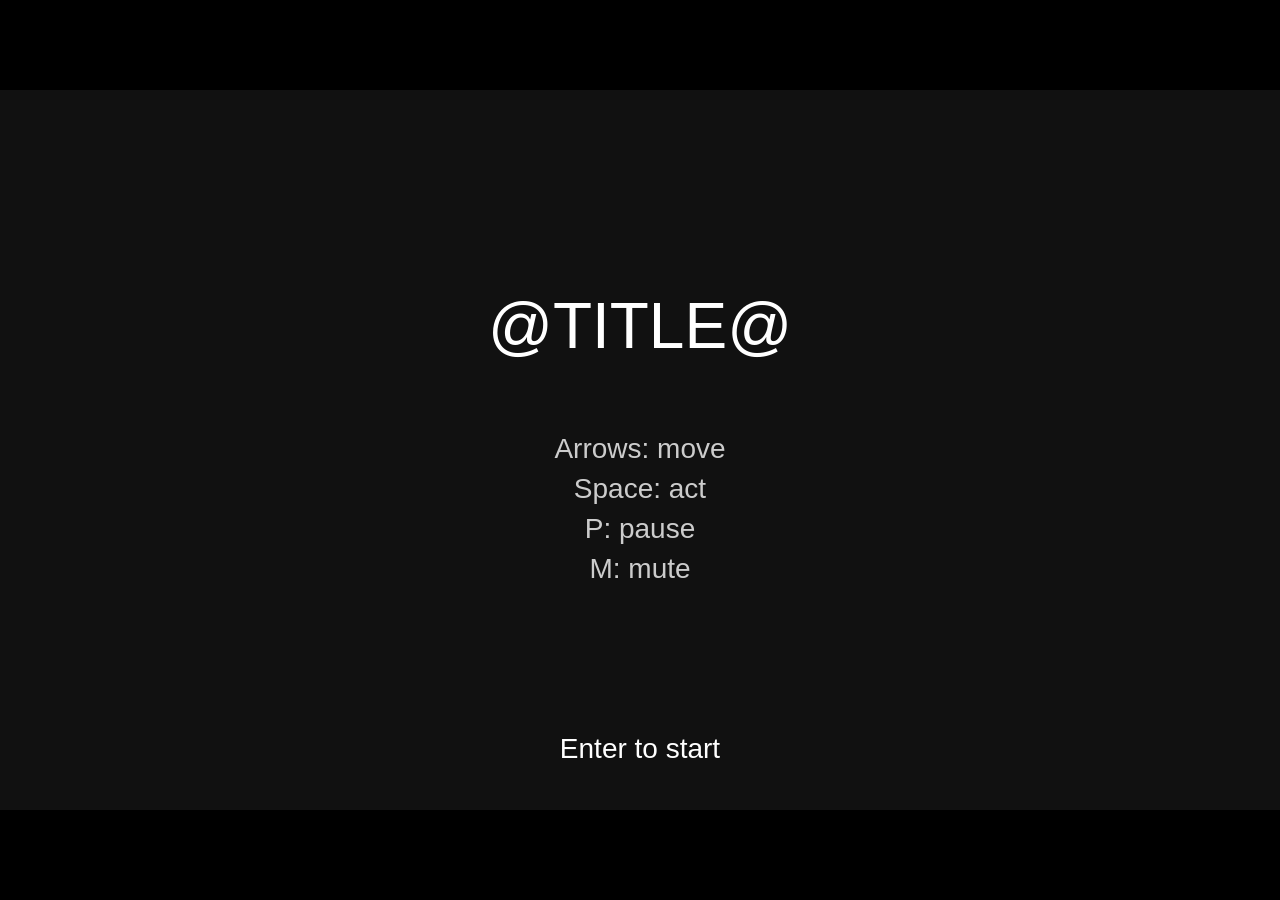
<file: .claude/docs/templates/one-shot-lean/index.html>
<!doctype html>
<!-- PROTOTYPE - NOT FOR PRODUCTION -->
<!-- Question: @QUESTION@ -->
<!-- Date: @DATE@ -->
<html lang="en">
<head>
<meta charset="utf-8">
<meta name="viewport" content="width=device-width, initial-scale=1">
<title>@TITLE@</title>
<style>
  html, body { margin: 0; height: 100%; background: #000; overflow: hidden; }
  body { font-variant-numeric: tabular-nums; }
  canvas { display: block; margin: 0 auto; }
</style>
</head>
<body>
<canvas id="game"></canvas>
<script src="config.js"></script>
<script>
'use strict';
// The one-shot's starter: only what the checks read. Keep the fixed step, the clock hook,
// window.game and the play and figures scenes. Everything else is the game's own: replace
// what is marked "the game", and draw every figure in the brief's look, in 2D or with three.js.

// ---- Built to be checked ----------------------------------------------------------------
const params = new URLSearchParams(location.search);
const tune = new Proxy({}, { get: (_, k) => CONFIG[k].value }); // live: tune.speed is CONFIG.speed.value
const STEP = 1 / 60;            // simulation step in seconds; motion is per second, never per frame
const W = 1280, H = 720;        // logical size; a pixel look lowers it and sets PIXEL
const PIXEL = false;            // pixel looks: whole-number scale, no smoothing
const FONT = 'sans-serif';      // the brief's look picks the type
const TITLE = '@TITLE@';
const CONTROLS = ['Arrows: move', 'Space: act', 'P: pause', 'M: mute']; // shown on the title screen
const clock = window.GAME_CLOCK || { now: () => performance.now() / 1000 }; // a check may inject one
const CHEAP = params.get('render') === 'cheap'; // a headless shot or check: 3D draws cheap; players never see it
let seed;
function rng() { // mulberry32; every gameplay random call reads this, never Math.random
  seed = (seed + 0x6D2B79F5) | 0;
  let t = Math.imul(seed ^ (seed >>> 15), seed | 1);
  t ^= t + Math.imul(t ^ (t >>> 7), t | 61);
  return ((t ^ (t >>> 14)) >>> 0) / 4294967296;
}
const events = []; // window.game.events: anything the game wants a run to see

// ---- Screen ---------------------------------------------------------------------------
const canvas = document.getElementById('game');
const ctx = canvas.getContext('2d');
function fit() { // fills the window at any size and pixel ratio
  const k = Math.min(innerWidth / W, innerHeight / H);
  const s = PIXEL ? Math.max(1, Math.floor(k)) : k;
  const r = PIXEL ? 1 : s * (devicePixelRatio || 1);
  canvas.width = Math.round(W * r); canvas.height = Math.round(H * r);
  canvas.style.width = Math.round(W * s) + 'px'; canvas.style.height = Math.round(H * s) + 'px';
  canvas.style.marginTop = Math.max(0, Math.floor((innerHeight - H * s) / 2)) + 'px';
  canvas.style.imageRendering = PIXEL ? 'pixelated' : 'auto';
  ctx.setTransform(r, 0, 0, r, 0, 0); ctx.imageSmoothingEnabled = !PIXEL;
}
addEventListener('resize', fit); fit();
function clear(c) { ctx.fillStyle = c; ctx.fillRect(0, 0, W, H); }
function text(s, x, y, size, c, align = 'center') {
  ctx.fillStyle = c; ctx.font = `${size}px ${FONT}`; ctx.textAlign = align;
  ctx.textBaseline = 'middle'; ctx.fillText(s, x, y);
}

// ---- Input: keys by position (event.code), OS key repeat ignored ------------------------
const down = new Set(), hit = new Set();
const pressed = code => hit.has(code); // true for one step after the key goes down
addEventListener('keydown', e => {
  startAudio();
  if (!e.repeat) { down.add(e.code); hit.add(e.code); }
  if (e.code === 'Space' || e.code.startsWith('Arrow')) e.preventDefault();
});
addEventListener('keyup', e => down.delete(e.code));
addEventListener('pointerdown', () => startAudio());
addEventListener('blur', () => down.clear());

// ---- Audio: started on first input, mute on M --------------------------------------------
let audio = null, muted = false;
function startAudio() {
  if (!audio) {
    const ac = window.GAME_AUDIO || new (window.AudioContext || window.webkitAudioContext)(); // a check may inject one
    const out = ac.createGain(); out.gain.value = muted ? 0 : tune.volume;
    out.connect(ac.destination); audio = { ac, out };
  }
  if (audio.ac.state === 'suspended') audio.ac.resume();
}
function setMuted(m) { muted = m; if (audio) audio.out.gain.value = m ? 0 : tune.volume; }
addEventListener('tune', () => setMuted(muted)); // the tweak panel (an add-on), when added, moved a value: the volume follows
function tone(freq, dur, type = 'square', vol = 0.3) {
  if (!audio || muted) return;
  const t = audio.ac.currentTime, o = audio.ac.createOscillator(), g = audio.ac.createGain();
  o.type = type; o.frequency.value = freq;
  g.gain.setValueAtTime(vol, t); g.gain.exponentialRampToValueAtTime(0.001, t + dur);
  o.connect(g).connect(audio.out); o.start(t); o.stop(t + dur);
}

// ---- Scenes: keep only the day-one screens the brief calls for ----------------------------
// title: always. pause: real-time games. over: hard failure. results: a game with an end.
// figures: every enemy kind and unit side by side, for the outline check (?scene=figures).
// The checks look for play by name.
let scene, state;
function reset() {
  seed = Number(params.get('seed')) || CONFIG.seed;
  // state.gained: what this run gained or learned, the high the ending shows.
  state = { t: 0, score: 0, gained: '' }; // the game
}
const scenes = {
  figures: {
    update(dt) { state.t += dt; },
    draw() { clear('#000'); /* the game: each enemy kind and unit, its name under it, in play's look */ },
  },
  title: {
    update() { if (pressed('Enter') || pressed('Space')) { reset(); scene = 'play'; } },
    draw() {
      clear('#111'); text(TITLE, W / 2, H / 3, 64, '#fff');
      CONTROLS.forEach((c, i) => text(c, W / 2, H / 2 + i * 40, 28, '#ccc'));
      text('Enter to start', W / 2, H - 60, 28, '#fff');
    },
  },
  play: {
    update(dt) {
      if (pressed('KeyP') || pressed('Escape')) { scene = 'pause'; return; }
      state.t += dt; // the game
    },
    draw() {
      clear('#000'); /* the game: the world, every figure drawn in the brief's look */
      text(`${state.score}`, 24, 32, 28, '#fff', 'left'); /* the HUD */
    },
  },
  pause: {
    update() { if (pressed('KeyP') || pressed('Escape')) scene = 'play'; },
    draw() { scenes.play.draw(); text('Paused', W / 2, H / 2, 48, '#fff'); },
  },
  over: {
    update() { if (pressed('KeyR') || pressed('Enter')) { reset(); scene = 'play'; } },
    draw() {
      scenes.play.draw(); text(state.gained || 'Game over', W / 2, H / 2 - 24, 48, '#fff');
      text('R to restart', W / 2, H / 2 + 40, 28, '#ccc');
    },
  },
  results: {
    update() { if (pressed('Enter')) { reset(); scene = 'play'; } },
    draw() {
      scenes.play.draw(); text(state.gained || `Score ${state.score}`, W / 2, H / 2 - 24, 48, '#fff');
      text(`Score ${state.score}: Enter to play again`, W / 2, H / 2 + 40, 28, '#ccc');
    },
  },
};

// ---- Loop: fixed step, frame time clamped ---------------------------------------------
function step() {
  if (pressed('KeyM')) { setMuted(!muted); hit.delete('KeyM'); }
  scenes[scene].update(STEP); hit.clear();
}
let last, acc = 0, ALPHA = 1; // ALPHA: how far the frame is between the last two steps
function tick() {
  const now = clock.now();
  acc += Math.min(now - last, 0.25); last = now; // a stall never fast-forwards the game
  while (acc >= STEP) { step(); acc -= STEP; }
  ALPHA = acc / STEP; // draw between steps, so the view never judders
  drawFrame();
}
function drawFrame() { scenes[scene].draw(); }
function frame() { tick(); requestAnimationFrame(frame); }
// A headless browser on a time budget runs timers but almost no animation frames: a timer
// ticks when no frame has come for 100 ms on a visible page; a hidden tab stays paused.
function timer() { if (document.visibilityState === 'visible' && clock.now() - last > 0.1) tick(); }

// ---- What a check can read and drive (?manual=1 stops the loop; players never see it) ----
window.game = {
  get scene() { return scene; },
  get state() { return state; },
  press(code) { hit.add(code); },
  hold(code, on) { on ? down.add(code) : down.delete(code); },
  get events() { return events; }, // the loop steps; a check empties it
  step(n = 1, draw = true, alpha = 1) {
    for (let i = 0; i < n; i++) step();
    if (draw) { ALPHA = alpha; drawFrame(); }
  },
};

reset();
scene = params.get('scene') || 'title';
last = clock.now();
if (params.get('manual') === '1') drawFrame();
else { requestAnimationFrame(frame); setInterval(timer, 50); }
</script>
</body>
</html>
</file>
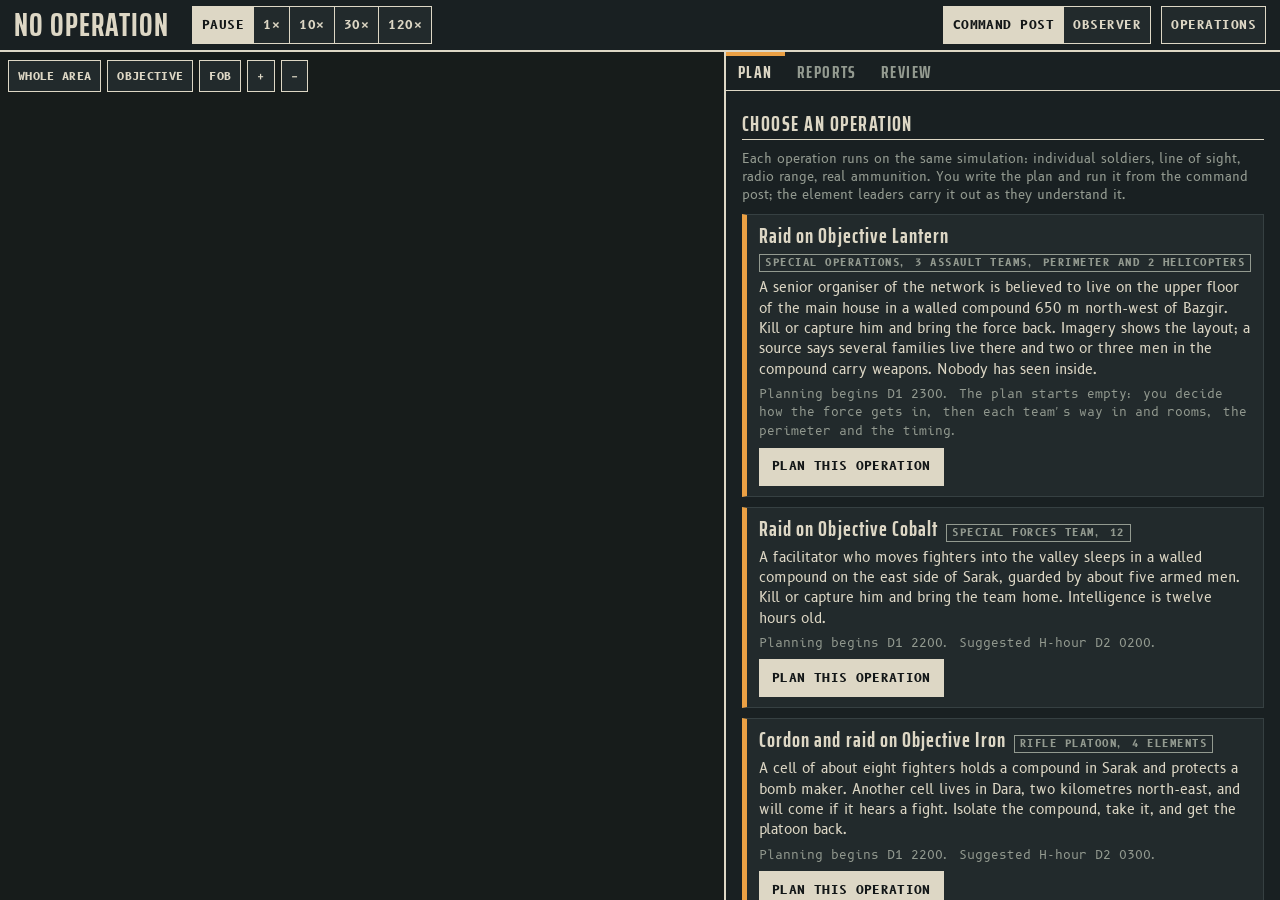
<file: ops.html>
<!DOCTYPE html>
<html lang="en" data-phase="night">
<head>
<meta charset="utf-8">
<meta name="viewport" content="width=device-width, initial-scale=1">
<title>FOB Manager: Operations</title>
<link rel="preconnect" href="https://fonts.googleapis.com">
<link href="https://fonts.googleapis.com/css2?family=B612:wght@400;700&amp;family=B612+Mono:wght@400;700&amp;family=Saira+Extra+Condensed:wght@500;700&amp;display=swap" rel="stylesheet">
<!--CSS--><link rel="stylesheet" href="src/ui/style.css"><!--/CSS-->
</head>
<body data-mode="command">
<header id="top">
  <div id="clock">D1 2200:00</div>
  <div class="seg" id="speed" role="group" aria-label="Clock speed">
    <button data-a="speed:0" data-v="0" aria-pressed="true">Pause</button><button data-a="speed:1" data-v="1" aria-pressed="false" title="Real time">1×</button><button data-a="speed:10" data-v="10" aria-pressed="false">10×</button><button data-a="speed:30" data-v="30" aria-pressed="false">30×</button><button data-a="speed:120" data-v="120" aria-pressed="false" title="Two minutes per second">120×</button>
  </div>
  <span class="sp"></span>
  <div class="seg" id="mode" role="group" aria-label="View">
    <button data-a="mode:command" data-v="command" aria-pressed="true" title="What the command post knows">Command post</button><button data-a="mode:observer" data-v="observer" aria-pressed="false" title="Developer view of the true world">Observer</button>
  </div>
  <div class="seg" role="group" aria-label="Scenario"><button data-a="menu">Operations</button></div>
</header>
<main id="main">
  <section id="mapPane" aria-label="Map">
    <canvas id="map" aria-label="Map of the area of operations"></canvas>
    <div id="mapBar"><button class="btn sm" data-a="jump:ao">Whole area</button><button class="btn sm" data-a="jump:obj">Objective</button><button class="btn sm" data-a="jump:fob">FOB</button><button class="btn sm" data-a="zoom:1.5" aria-label="Zoom in">+</button><button class="btn sm" data-a="zoom:0.667" aria-label="Zoom out">−</button></div>
    <div id="alert"></div>
  </section>
  <section id="side" aria-label="Panels"><nav id="tabs" aria-label="Panels"></nav><div id="panel"></div></section>
</main>
<!--JS-->
<script src="src/sim/core.js"></script><script src="src/sim/inventory.js"></script><script src="src/sim/world.js"></script><script src="src/sim/mechanics.js"></script><script src="src/sim/comms.js"></script><script src="src/sim/units.js"></script><script src="src/sim/enemy.js"></script><script src="src/sim/staff.js"></script><script src="src/sim/player.js"></script><script src="src/sim/ops.js"></script><script src="src/sim/cqb.js"></script><script src="src/sim/sim.js"></script>
<script src="src/ui/map.js"></script><script src="src/ui/cqb.js"></script><script src="src/ui/ops.js"></script>
<!--/JS-->
</body>
</html>
</file>
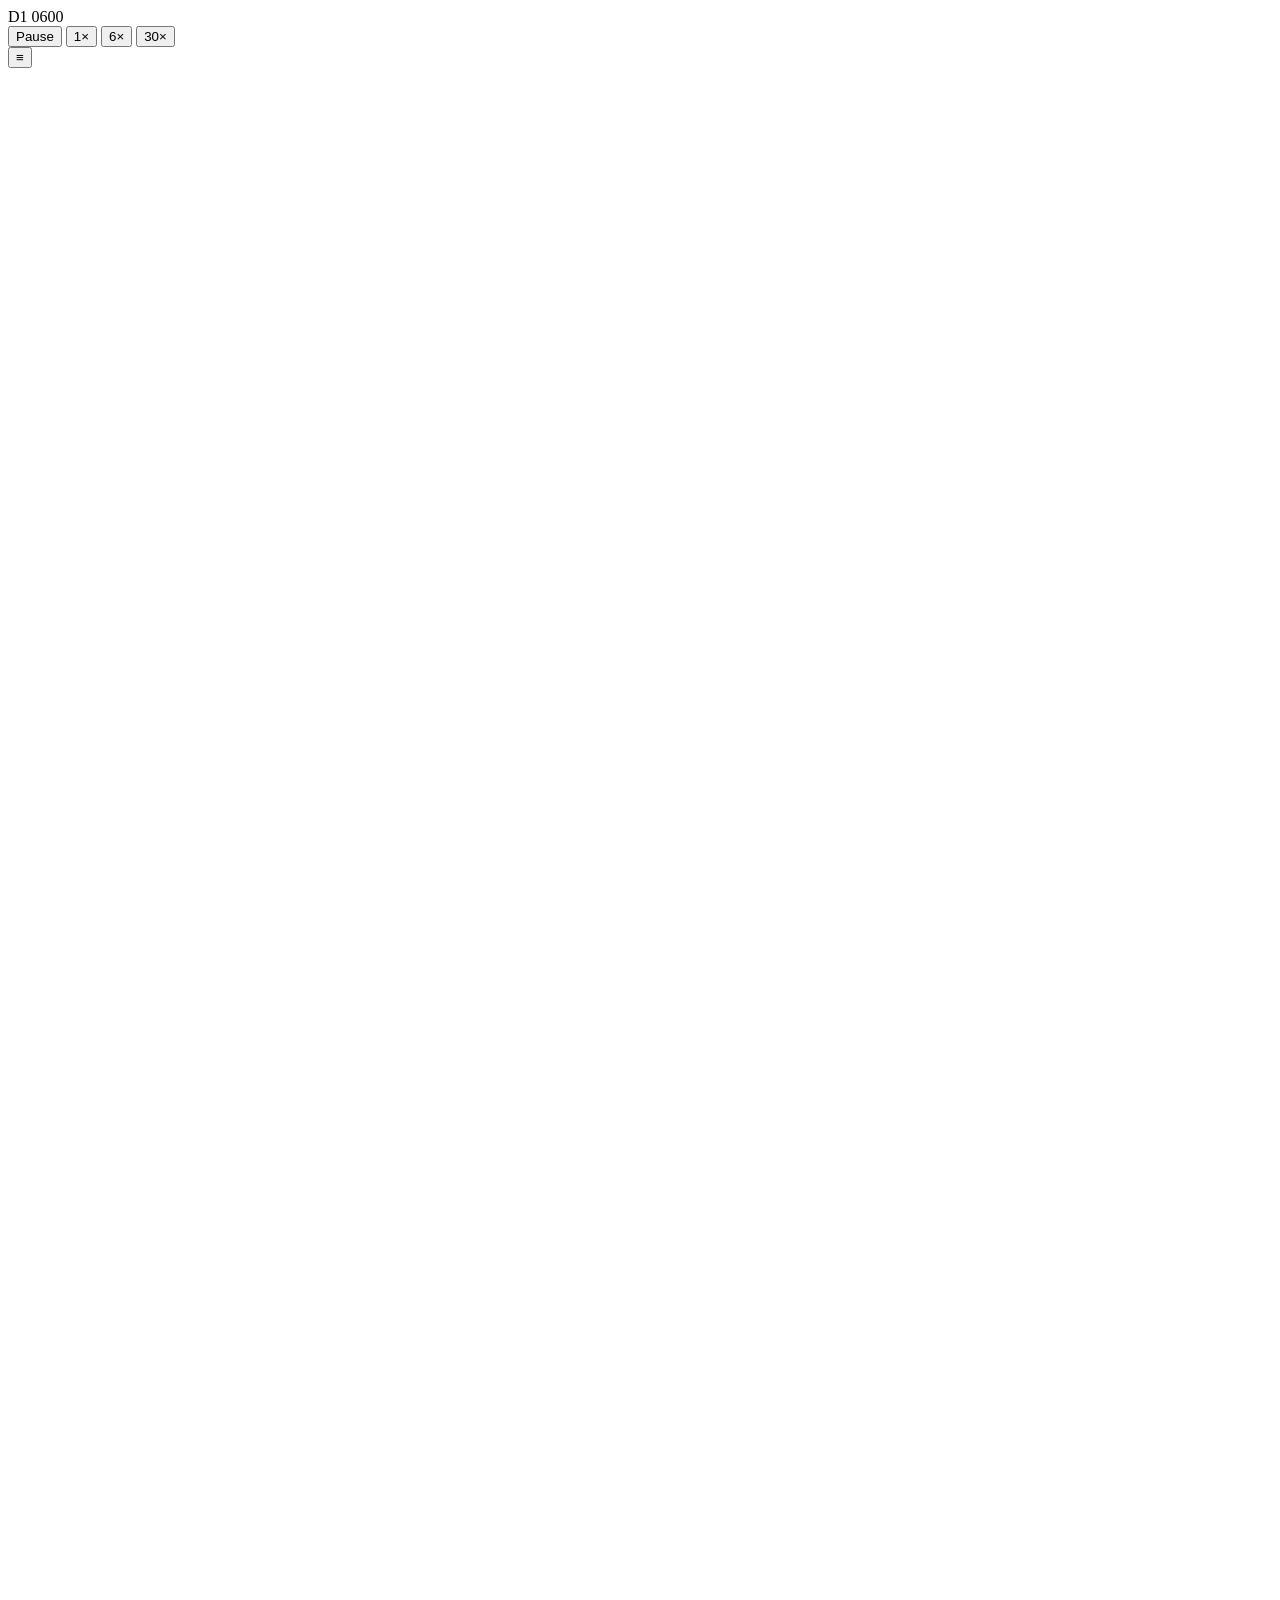
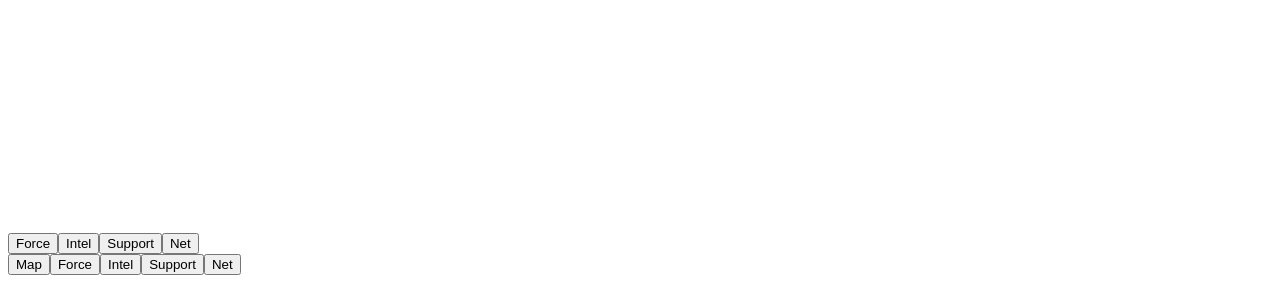
<file: prototypes/v0.0.1-ops-center/template.html>
<!DOCTYPE html>
<html lang="en" data-phase="day">
<head>
<meta charset="utf-8">
<meta name="viewport" content="width=device-width, initial-scale=1">
<title>FOB Kestrel Ops Center</title>
<link rel="preconnect" href="https://fonts.googleapis.com">
<link href="https://fonts.googleapis.com/css2?family=B612:wght@400;700&amp;family=B612+Mono:wght@400;700&amp;family=Saira+Extra+Condensed:wght@500;700&amp;display=swap" rel="stylesheet">
<style>
/*CSS*/
</style>
</head>
<body data-tab="map">
<header id="top">
  <div id="clock">D1 0600</div>
  <div class="seg" id="speed" role="group" aria-label="Clock speed">
    <button data-a="speed:0" data-v="0" aria-pressed="true" title="Stop the clock">Pause</button>
    <button data-a="speed:1" data-v="1" aria-pressed="false" title="5 game minutes per second">1×</button>
    <button data-a="speed:2" data-v="2" aria-pressed="false" title="30 game minutes per second">6×</button>
    <button data-a="speed:3" data-v="3" aria-pressed="false" title="2.5 game hours per second">30×</button>
  </div>
  <button id="menuBtn" data-a="sheet:menu" aria-label="Menu">≡</button>
</header>
<div id="strip" aria-label="Stocks and status"></div>
<div id="why" role="status"></div>
<main id="main">
  <section id="mapPane" aria-label="Map">
    <div id="mapWrap"><svg id="map" viewBox="0 0 336 468" role="img" aria-label="Map of AO Kestrel"></svg></div>
    <div id="info"></div>
  </section>
  <section id="side" aria-label="Staff panels">
    <nav id="sideTabs" aria-label="Panels">
      <button data-a="tab:force">Force</button><button data-a="tab:intel">Intel</button><button data-a="tab:support">Support</button><button data-a="tab:net">Net</button>
    </nav>
    <div id="panel"></div>
  </section>
</main>
<nav id="nav" aria-label="Views">
  <button data-a="tab:map">Map</button><button data-a="tab:force">Force</button><button data-a="tab:intel">Intel</button><button data-a="tab:support">Support</button><button data-a="tab:net">Net</button>
</nav>
<div id="sheet"><div id="sheetIn" role="dialog" aria-modal="true" aria-label="Dialog"></div></div>
<script>
/*SIM*/
</script>
<script>
/*UI*/
</script>
</body>
</html>
</file>
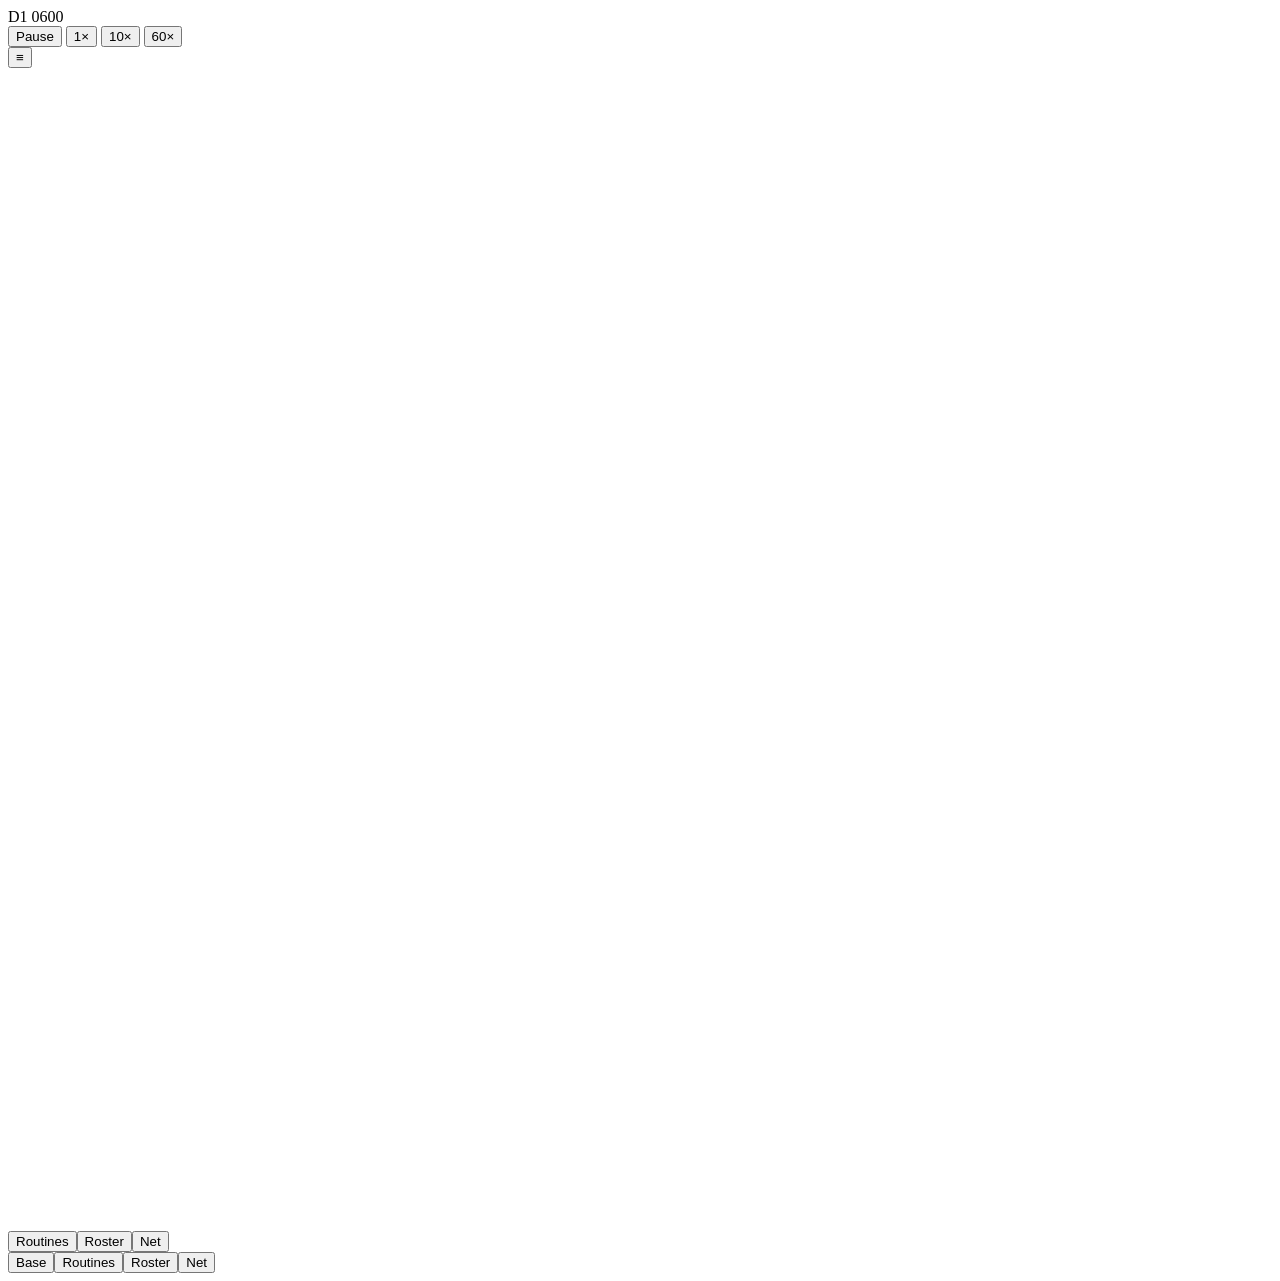
<file: prototypes/v0.0.2-base-setup/template.html>
<!DOCTYPE html>
<html lang="en" data-phase="day">
<head>
<meta charset="utf-8">
<meta name="viewport" content="width=device-width, initial-scale=1">
<title>FOB Kestrel Ops Center</title>
<link rel="preconnect" href="https://fonts.googleapis.com">
<link href="https://fonts.googleapis.com/css2?family=B612:wght@400;700&amp;family=B612+Mono:wght@400;700&amp;family=Saira+Extra+Condensed:wght@500;700&amp;display=swap" rel="stylesheet">
<style>
/*CSS*/
</style>
</head>
<body data-tab="base">
<header id="top">
  <div id="clock">D1 0600</div>
  <div class="seg" id="speed" role="group" aria-label="Clock speed">
    <button data-a="speed:0" data-v="0" aria-pressed="true" title="Stop the clock">Pause</button>
    <button data-a="speed:1" data-v="1" aria-pressed="false" title="1 game minute per second">1×</button>
    <button data-a="speed:2" data-v="2" aria-pressed="false" title="10 game minutes per second">10×</button>
    <button data-a="speed:3" data-v="3" aria-pressed="false" title="1 game hour per second">60×</button>
  </div>
  <button id="menuBtn" data-a="sheet:menu" aria-label="Menu">≡</button>
</header>
<div id="strip" aria-label="Stocks and status"></div>
<main id="main">
  <section id="mapPane" aria-label="Map">
    <div id="mapWrap"><svg id="map" viewBox="0 0 360 330" role="img" aria-label="Plan of FOB Kestrel and its surroundings"></svg></div>
    <div id="flash" role="status"></div>
    <div id="staff"></div>
  </section>
  <section id="side" aria-label="Staff panels">
    <nav id="sideTabs" aria-label="Panels">
      <button data-a="tab:routines">Routines</button><button data-a="tab:roster">Roster</button><button data-a="tab:net">Net</button>
    </nav>
    <div id="panel"></div>
  </section>
</main>
<nav id="nav" aria-label="Views">
  <button data-a="tab:base">Base</button><button data-a="tab:routines">Routines</button><button data-a="tab:roster">Roster</button><button data-a="tab:net">Net</button>
</nav>
<div id="sheet"><div id="sheetIn" role="dialog" aria-modal="true" aria-label="Dialog"></div></div>
<script>
/*SIM*/
</script>
<script>
/*UI*/
</script>
</body>
</html>
</file>
<file: src/ui/style.css>
:root {
  /* Layout: the map leads; a message-pad panel sits beside it. Lighting follows the simulated clock:
     day is printed map paper, night is a dimmed operations room. */
  --paper: #dfe3d6; --panel: #eceee4; --raise: #f6f7f0; --ink: #182325; --mute: #55645f; --line: #b3bcac;
  --accent: #b24a06; --friend: #1c5aa6; --host: #b3261e; --ok: #2c6b41; --warn: #946000; --crit: #b3261e;
  --map: #e7e4d1; --contour: #b89a6a; --water: #4f86a8; --veg: #7fa06c; --el4: #6b47a8;
  --f-display: 'Saira Extra Condensed', 'Arial Narrow', 'Roboto Condensed', sans-serif;
  --f-body: 'B612', system-ui, -apple-system, 'Segoe UI', sans-serif;
  --f-mono: 'B612 Mono', ui-monospace, 'SF Mono', Menlo, Consolas, monospace;
  color-scheme: light;
}
:root[data-phase="night"] {
  --paper: #121617; --panel: #192022; --raise: #222a2c; --ink: #ddd7c5; --mute: #939a90; --line: #364042;
  --accent: #eba044; --friend: #7ab2f2; --host: #f28374; --ok: #72c08c; --warn: #e5b54a; --crit: #f28374;
  --map: #171c1b; --contour: #5e4d36; --water: #3f6f8c; --veg: #3f5a3c; --el4: #c4a0f5; color-scheme: dark;
}
* { box-sizing: border-box; }
html, body { height: 100%; margin: 0; }
body { background: var(--paper); color: var(--ink); font: 14px/1.45 var(--f-body); display: flex; flex-direction: column; overflow: hidden; transition: background-color 1.2s, color 1.2s; }
button, select, input { font: inherit; color: inherit; } button { cursor: pointer; }
:focus-visible { outline: 2px solid var(--accent); outline-offset: 2px; }
#top { display: flex; align-items: center; gap: 10px; padding: 6px 14px; background: var(--panel); border-bottom: 2px solid var(--ink); flex-wrap: wrap; }
#clock { font: 700 32px/1 var(--f-display); letter-spacing: 0.03em; font-variant-numeric: tabular-nums; min-width: 168px; }
#top .sp { flex: 1; }
.seg { display: inline-flex; border: 1.5px solid var(--ink); flex: none; }
.seg button { border: 0; border-right: 1.5px solid var(--ink); background: var(--raise); padding: 7px 9px; min-height: 36px; font: 700 12px var(--f-mono); letter-spacing: 0.04em; text-transform: uppercase; }
.seg button:last-child { border-right: 0; } .seg button[aria-pressed="true"] { background: var(--ink); color: var(--paper); }
#mode button[aria-pressed="true"][data-v="observer"] { background: var(--host); color: var(--paper); }
#main { flex: 1; min-height: 0; display: flex; flex-direction: column; }
#mapPane { position: relative; flex: 0 0 46%; min-height: 220px; border-bottom: 2px solid var(--ink); background: var(--map); }
#map { position: absolute; inset: 0; width: 100%; height: 100%; touch-action: none; cursor: grab; display: block; }
#mapBar { position: absolute; top: 8px; left: 8px; display: flex; gap: 6px; flex-wrap: wrap; } #alert { position: absolute; top: 8px; right: 8px; }
body[data-mode="observer"] #mapPane { box-shadow: inset 0 0 0 3px var(--host); }
#side { flex: 1; min-height: 0; display: flex; flex-direction: column; background: var(--panel); }
#tabs { display: flex; border-bottom: 1.5px solid var(--ink); overflow-x: auto; flex: none; scrollbar-width: none; }
#tabs button { border: 0; border-top: 4px solid transparent; background: transparent; padding: 7px 12px 9px; font: 700 18px/1 var(--f-display); letter-spacing: 0.08em; text-transform: uppercase; color: var(--mute); white-space: nowrap; }
#tabs button[aria-current="true"] { color: var(--ink); border-top-color: var(--accent); }
.badge { font: 700 10px var(--f-mono); background: var(--crit); color: var(--paper); padding: 1px 5px; margin-left: 5px; vertical-align: 3px; letter-spacing: 0; }
#panel { flex: 1; min-height: 0; overflow-y: auto; padding: 12px 16px 28px; display: flex; flex-direction: column; gap: 10px; }
#panel > * { flex: none; }
h2 { font: 700 21px/1 var(--f-display); letter-spacing: 0.07em; text-transform: uppercase; margin: 10px 0 0; padding-bottom: 5px; border-bottom: 1.5px solid var(--ink); text-wrap: balance; }
p { margin: 0; max-width: 68ch; } .mute { color: var(--mute); } .sm { font-size: 12.5px; }
.bad { color: var(--crit); font-weight: 700; } .good { color: var(--ok); } .amber { color: var(--warn); }
.row { display: flex; flex-wrap: wrap; gap: 8px; align-items: flex-end; }
.btn { border: 1.5px solid var(--ink); background: var(--raise); padding: 8px 12px; min-height: 38px; font: 700 12px var(--f-mono); letter-spacing: 0.03em; text-transform: uppercase; text-align: center; }
.btn.pri { background: var(--ink); color: var(--paper); } .btn.hot { background: var(--accent); border-color: var(--accent); color: var(--paper); }
.btn.sm { min-height: 32px; padding: 5px 9px; font-size: 11px; } .btn:disabled { opacity: 0.4; cursor: default; }
select { border: 1.5px solid var(--ink); background: var(--raise); padding: 7px 6px; min-height: 38px; font: 12.5px var(--f-mono); border-radius: 0; max-width: 100%; }
label.f { display: flex; flex-direction: column; gap: 3px; font: 700 11px var(--f-mono); letter-spacing: 0.06em; text-transform: uppercase; color: var(--mute); }
label.ck { display: flex; gap: 8px; align-items: center; font-size: 13.5px; min-height: 32px; } label.ck input { width: 19px; height: 19px; accent-color: var(--accent); margin: 0; flex: none; }
.chips { display: flex; flex-wrap: wrap; gap: 6px; }
.chip { border: 1.5px solid var(--line); background: var(--raise); padding: 5px 9px; min-height: 32px; font: 12px var(--f-mono); } .chip[aria-pressed="true"] { border-color: var(--ink); box-shadow: inset 0 0 0 1.5px var(--ink); }
.card { background: var(--raise); border: 1px solid var(--line); border-left: 5px solid var(--line); padding: 10px 12px; display: flex; flex-direction: column; gap: 6px; }
.card.crit { border-left-color: var(--crit); } .card.warn { border-left-color: var(--warn); } .card.blue { border-left-color: var(--friend); } .card.acc { border-left-color: var(--accent); } .card.red { border-left-color: var(--host); }
.card .hd { display: flex; gap: 8px; align-items: baseline; flex-wrap: wrap; } .card .hd b { font: 700 21px/1 var(--f-display); letter-spacing: 0.05em; }
.tag { font: 700 10px var(--f-mono); letter-spacing: 0.05em; text-transform: uppercase; border: 1px solid currentColor; padding: 1px 5px; white-space: nowrap; color: var(--mute); }
.tag.crit { color: var(--crit); } .tag.warn { color: var(--warn); } .tag.blue { color: var(--friend); } .tag.ok { color: var(--ok); }
.kv { font: 12px/1.55 var(--f-mono); color: var(--mute); } .kv b { color: var(--ink); font-weight: 700; }
.msg { border: 1.5px solid var(--crit); color: var(--crit); padding: 8px 10px; font: 700 12.5px var(--f-mono); } .msg.ok { border-color: var(--ok); color: var(--ok); }
.num { display: flex; align-items: center; justify-content: space-between; gap: 10px; flex-wrap: wrap; padding: 6px 0; border-bottom: 1px dotted var(--line); font-size: 13.5px; }
.lock { display: grid; grid-template-columns: 1fr auto; gap: 2px 10px; padding: 8px 0; border-bottom: 1px dotted var(--line); color: var(--mute); }
.lock b { font: 700 18px/1.1 var(--f-display); letter-spacing: 0.06em; text-transform: uppercase; } .lock.held b { color: var(--ink); } .lock span:last-child { grid-column: 1 / -1; font-size: 12.5px; }
.tw { overflow-x: auto; }
table { border-collapse: collapse; width: 100%; font: 12px var(--f-mono); font-variant-numeric: tabular-nums; }
th { text-align: left; font-weight: 700; font-size: 10.5px; letter-spacing: 0.06em; text-transform: uppercase; color: var(--mute); border-bottom: 1.5px solid var(--ink); padding: 4px 8px 4px 0; white-space: nowrap; }
td { padding: 5px 8px 5px 0; border-bottom: 1px dotted var(--line); vertical-align: top; }
.ln { display: grid; grid-template-columns: 64px 1fr; gap: 0 8px; padding: 5px 0 5px 8px; border-bottom: 1px dotted var(--line); border-left: 4px solid transparent; font: 12.5px/1.45 var(--f-mono); }
.ln .tm { color: var(--mute); font-variant-numeric: tabular-nums; } .ln .fr { font-weight: 700; } .ln .late { color: var(--warn); } .ln .why { display: block; color: var(--mute); font-size: 11.5px; }
.ln.pP { border-left-color: var(--warn); } .ln.pF { border-left-color: var(--crit); background: color-mix(in srgb, var(--crit) 8%, transparent); }
@media (min-width: 980px) {
  #main { flex-direction: row; } #mapPane { flex: 1 1 auto; border-bottom: 0; border-right: 2px solid var(--ink); } #side { flex: 0 0 460px; }
}
@media (prefers-reduced-motion: reduce) { body { transition: none; } }
</file>
